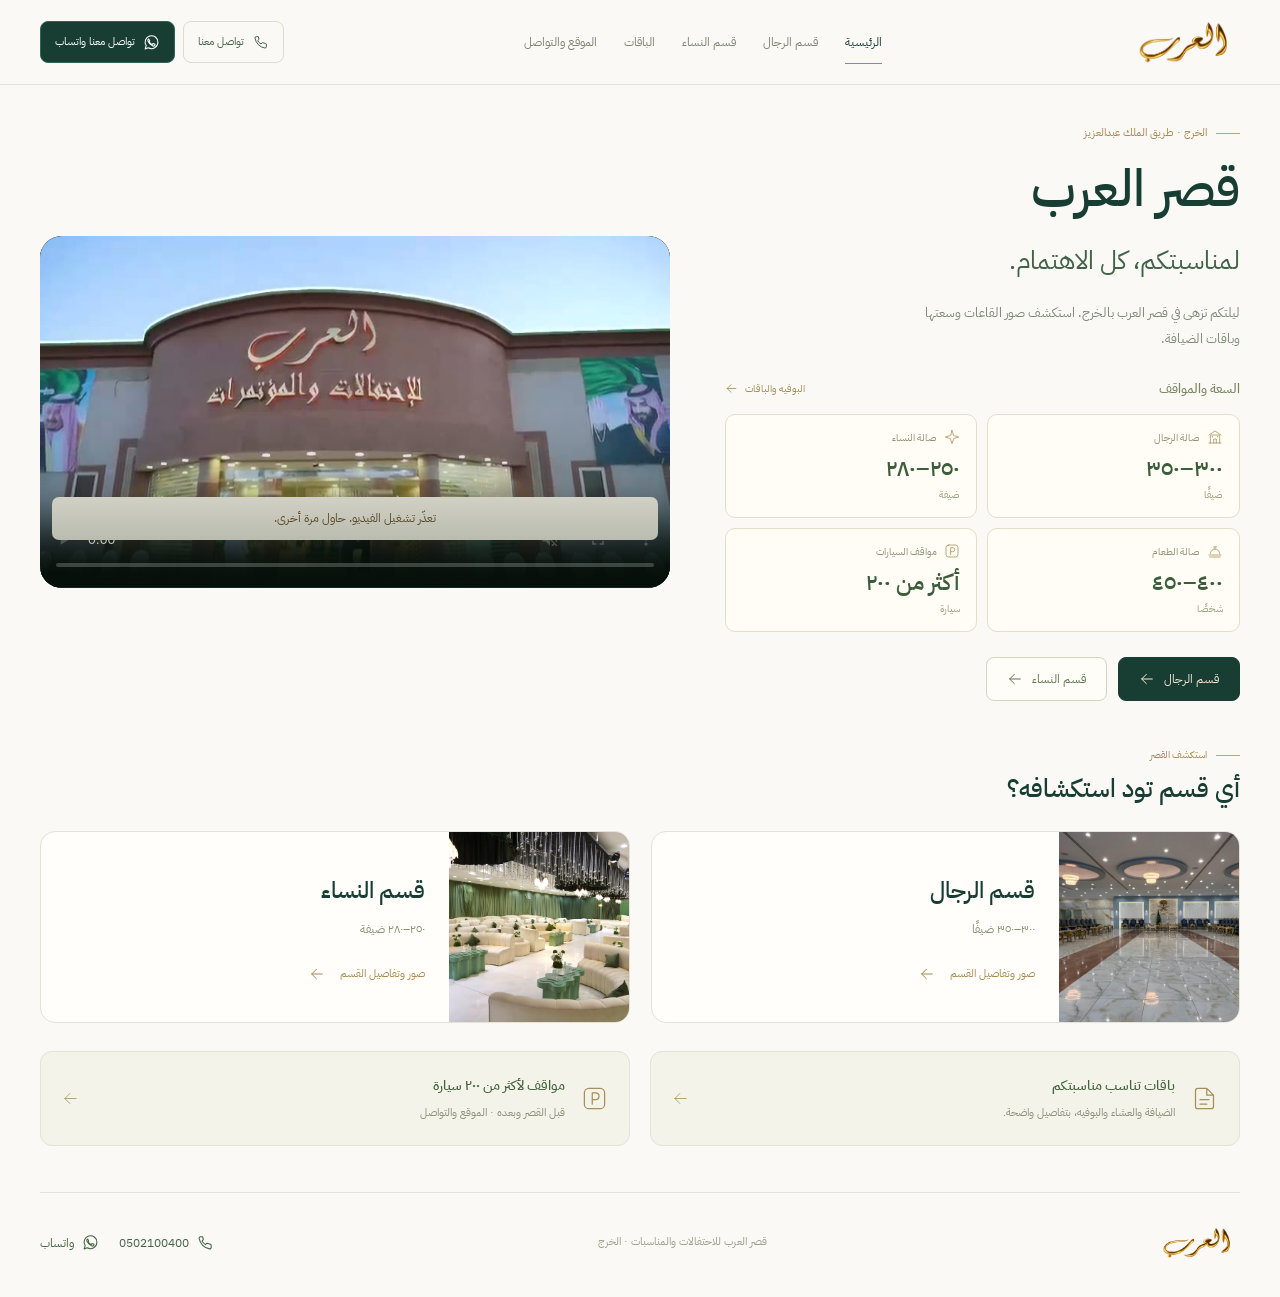
<file: index.html>
<!doctype html><html lang="ar" dir="rtl"><head><meta charset="utf-8"><meta name="viewport" content="width=device-width,initial-scale=1,viewport-fit=cover"><meta name="theme-color" content="#173d35"><title>قصر العرب للمناسبات والاحتفالات بالخرج</title><meta name="description" content="قصر العرب للمناسبات والاحتفالات بالخرج، على طريق الملك عبدالعزيز. اكتشف صور قسم الرجال والنساء وجناح العروس، وباقات الضيافة والعشاء والبوفيه."><meta name="keywords" content="قصر العرب، قصر العرب الخرج، قصر العرب بالخرج، قصر العرب للمناسبات، قصر العرب للاحتفالات، قصر العرب للمناسبات والاحتفالات، قصر العرب للاحتفالات والمناسبات، قصر العرب للاحتفالات والمؤتمرات، قصر العرب للأفراح، قصر العرب للزواجات، قصر العرب للمناسبات بالخرج، قصر العرب للاحتفالات بالخرج، قصر العرب للأفراح بالخرج، قاعة قصر العرب، قاعات قصر العرب، قاعة العرب بالخرج، العرب للمناسبات، العرب للمناسبات بالخرج، صور قصر العرب، موقع قصر العرب، Al Arab Palace Al Kharj، Qasr Al Arab Al Kharj، Al Arab Wedding Hall، Wedding Hall in Al Kharj، Al Arab Event Hall Al Kharj"><link rel="canonical" href="https://qasralarabkharj.com/"><link rel="stylesheet" href="site.css?v=20261119-whatsapp"></head><body data-page="home"><svg class="svg-sprite" xmlns="http://www.w3.org/2000/svg" aria-hidden="true"><defs>
<symbol id="i-arrow" viewBox="0 0 24 24"><path d="M20 12H4m7-7-7 7 7 7"/></symbol>
<symbol id="i-pin" viewBox="0 0 24 24"><path d="M20 10c0 6-8 12-8 12S4 16 4 10a8 8 0 1 1 16 0Z"/><circle cx="12" cy="10" r="2.5"/></symbol>
<symbol id="i-phone" viewBox="0 0 24 24"><path d="M20 15.5V19a2 2 0 0 1-2.2 2A18 18 0 0 1 3 6.2 2 2 0 0 1 5 4h3l1 4-2 2a14 14 0 0 0 5 5l2-2 4 1z"/></symbol>
<symbol id="i-whatsapp" viewBox="0 0 24 24"><path d="M21 11.6a9 9 0 0 1-13.4 7.9L3 21l1.5-4.6A9 9 0 1 1 21 11.6Z"/><path d="m8 7 1.5 3-1 1a10 10 0 0 0 4.5 4l1-1.5 3 1c0 2-1.5 3-3 2.5A12 12 0 0 1 7 10c-.5-1.5 0-3 1-3Z"/></symbol>
<symbol id="i-hall" viewBox="0 0 24 24"><path d="M3 21h18M5 21V9h14v12M3 9l9-6 9 6M10 21v-6h4v6M8 11v1m8-1v1"/></symbol>
<symbol id="i-home" viewBox="0 0 24 24"><path d="m3 10 9-7 9 7M5 9v12h14V9M10 21v-7h4v7"/></symbol>
<symbol id="i-spark" viewBox="0 0 24 24"><path d="m12 2 2.4 7.6L22 12l-7.6 2.4L12 22l-2.4-7.6L2 12l7.6-2.4Z"/></symbol>
<symbol id="i-image" viewBox="0 0 24 24"><rect x="3" y="3" width="18" height="18" rx="3"/><circle cx="8" cy="8" r="1.4"/><path d="m21 15-5-5L5 21"/></symbol>
<symbol id="i-check" viewBox="0 0 24 24"><path d="m5 12 4 4L19 6"/></symbol>
<symbol id="i-chevron" viewBox="0 0 24 24"><path d="m6 9 6 6 6-6"/></symbol>
<symbol id="i-close" viewBox="0 0 24 24"><path d="m6 6 12 12M6 18 18 6"/></symbol>
<symbol id="i-document" viewBox="0 0 24 24"><path d="M14 3H6a2 2 0 0 0-2 2v14a2 2 0 0 0 2 2h12a2 2 0 0 0 2-2V9zm0 0v6h6M8 13h8m-8 4h6"/></symbol>
<symbol id="i-expand" viewBox="0 0 24 24"><path d="M15 4h5v5M9 20H4v-5M20 4l-6 6M4 20l6-6"/></symbol>
<symbol id="i-dining" viewBox="0 0 24 24"><path d="M3 18h18M5 16a7 7 0 0 1 14 0M12 9V6m-2 0h4M4 21h16"/></symbol>
<symbol id="i-parking" viewBox="0 0 24 24"><rect x="3" y="3" width="18" height="18" rx="4"/><path d="M10 17V7h3a3 3 0 0 1 0 6h-3"/></symbol>
</defs></svg><a class="skip-link" href="#page-root">انتقل إلى محتوى الصفحة</a><header class="site-header"><div class="container header-inner"><a class="brand" href="index.html" data-page="home" aria-label="قصر العرب — الرئيسية"><img src="assets/alarab-logo.png" data-asset="assets/alarab-logo.png" alt="العرب" width="2124" height="740"></a><nav class="desktop-nav" aria-label="التنقل الرئيسي"><a href="index.html" data-page="home" class="is-active" aria-current="page">الرئيسية</a><a href="men.html" data-page="men" class="">قسم الرجال</a><a href="women.html" data-page="women" class="">قسم النساء</a><a href="packages.html" data-page="packages" class="">الباقات</a><a href="info.html" data-page="info" class="">الموقع والتواصل</a></nav><div class="header-contact-actions"><a class="header-call" href="tel:0502100400"><svg aria-hidden="true"><use href="#i-phone"/></svg><span>تواصل معنا</span></a><a class="header-whatsapp" href="https://wa.me/966502100400" target="_blank" rel="noopener noreferrer" aria-label="تواصل معنا واتساب"><svg aria-hidden="true"><use href="#i-whatsapp"/></svg><span><span class="whatsapp-prefix">تواصل معنا </span>واتساب</span></a></div></div></header><main class="container" id="page-root" tabindex="-1"><section class="home-hero"><div class="home-copy"><p class="eyebrow">الخرج · طريق الملك عبدالعزيز</p><h1>قصر العرب</h1><p class="hero-tagline">لمناسبتكم، كل الاهتمام.</p><p class="hero-description">ليلتكم تزهى في قصر العرب بالخرج. استكشف صور القاعات وسعتها وباقات الضيافة.</p><section class="home-overview" aria-labelledby="home-overview-heading"><div class="overview-heading"><h2 id="home-overview-heading">السعة والمواقف</h2><a href="packages.html" data-page="packages" class="overview-packages-link">البوفيه والباقات<svg aria-hidden="true"><use href="#i-arrow"/></svg></a></div><div class="overview-grid"><a href="men.html" data-page="men" class="overview-card"><span class="overview-label"><svg aria-hidden="true"><use href="#i-hall"/></svg>صالة الرجال</span><strong class="overview-value">٣٠٠–٣٥٠</strong><span class="overview-unit">ضيفًا</span></a><a href="women.html" data-page="women" class="overview-card"><span class="overview-label"><svg aria-hidden="true"><use href="#i-spark"/></svg>صالة النساء</span><strong class="overview-value">٢٥٠–٢٨٠</strong><span class="overview-unit">ضيفة</span></a><a href="info.html" data-page="info" class="overview-card"><span class="overview-label"><svg aria-hidden="true"><use href="#i-dining"/></svg>صالة الطعام</span><strong class="overview-value">٤٠٠–٤٥٠</strong><span class="overview-unit">شخصًا</span></a><a href="info.html" data-page="info" class="overview-card"><span class="overview-label"><svg aria-hidden="true"><use href="#i-parking"/></svg>مواقف السيارات</span><strong class="overview-value">أكثر من ٢٠٠</strong><span class="overview-unit">سيارة</span></a></div></section><div class="hero-actions"><a href="men.html" data-page="men" class="button button-primary">قسم الرجال<svg aria-hidden="true"><use href="#i-arrow"/></svg></a><a href="women.html" data-page="women" class="button button-outline">قسم النساء<svg aria-hidden="true"><use href="#i-arrow"/></svg></a></div></div><div class="home-visual home-video-visual" style="--home-video-ratio:832/464"><video class="home-video" controls autoplay muted loop playsinline preload="auto" data-home-autoplay src="assets/media/videos/hero-current-tour.mp4" data-video-asset="assets/media/videos/hero-current-tour.mp4" poster="assets/media/photos/home-current-poster.jpg" data-poster-asset="assets/media/photos/home-current-poster.jpg" width="832" height="464" aria-label="جولة في قصر العرب"></video></div></section><section class="page-section divisions" aria-label="استكشف القصر"><div class="section-heading"><div><p class="eyebrow">استكشف القصر</p><h2>أي قسم تود استكشافه؟</h2></div></div><div class="division-grid"><a href="men.html" data-page="men" class="division-card men-entry"><span class="division-image"><img class="" src="assets/media/photos/men-current-03.jpg" data-asset="assets/media/photos/men-current-03.jpg" alt="صورة أمامية واسعة لصالة الرجال، بممر رخامي ومقاعد زرقاء وذهبية على الجانبين وثريات في السقف." width="1280" height="960" loading="lazy" decoding="async" style="object-position:50% 52%"></span><span class="division-card-body"><strong>قسم الرجال</strong><span><bdi dir="ltr">٣٠٠–٣٥٠</bdi> ضيفًا</span><span class="division-card-action">صور وتفاصيل القسم<svg aria-hidden="true"><use href="#i-arrow"/></svg></span></span></a><a href="women.html" data-page="women" class="division-card women-entry"><span class="division-image"><img class="" src="assets/women/women-07.jpg" data-asset="assets/women/women-07.jpg" alt="منظر أفقي واسع لصالة النساء، بأرائك عاجية وطاولات خضراء وستائر خضراء وكوشة في الخلف." width="1600" height="1066" loading="lazy" decoding="async" style="object-position:50% 50%"></span><span class="division-card-body"><strong>قسم النساء</strong><span><bdi dir="ltr">٢٥٠–٢٨٠</bdi> ضيفة</span><span class="division-card-action">صور وتفاصيل القسم<svg aria-hidden="true"><use href="#i-arrow"/></svg></span></span></a></div></section><section class="home-shortcuts" aria-label="الباقات ومعلومات الزيارة"><a href="packages.html" data-page="packages" class="shortcut-card"><svg aria-hidden="true"><use href="#i-document"/></svg><span><strong>باقات تناسب مناسبتكم</strong><small>الضيافة والعشاء والبوفيه، بتفاصيل واضحة.</small></span><svg aria-hidden="true"><use href="#i-arrow"/></svg></a><a href="info.html" data-page="info" class="shortcut-card"><svg aria-hidden="true"><use href="#i-parking"/></svg><span><strong>مواقف لأكثر من ٢٠٠ سيارة</strong><small>قبل القصر وبعده · الموقع والتواصل</small></span><svg aria-hidden="true"><use href="#i-arrow"/></svg></a></section></main><footer class="container site-footer"><a class="brand" href="index.html" data-page="home" aria-label="قصر العرب — الرئيسية"><img src="assets/alarab-logo.png" data-asset="assets/alarab-logo.png" alt="العرب" width="2124" height="740"></a><p>قصر العرب للاحتفالات والمناسبات · الخرج</p><div class="footer-contact-actions"><a href="tel:0502100400"><svg aria-hidden="true"><use href="#i-phone"/></svg><span dir="ltr">0502100400</span></a><a href="https://wa.me/966502100400" target="_blank" rel="noopener noreferrer"><svg aria-hidden="true"><use href="#i-whatsapp"/></svg><span>واتساب</span></a></div></footer><nav class="mobile-nav" aria-label="التنقل بين أقسام الموقع"><a href="index.html" data-page="home" class="is-active" aria-current="page"><svg aria-hidden="true"><use href="#i-home"/></svg><span>الرئيسية</span></a><a href="men.html" data-page="men" class=""><svg aria-hidden="true"><use href="#i-hall"/></svg><span>الرجال</span></a><a href="women.html" data-page="women" class=""><svg aria-hidden="true"><use href="#i-spark"/></svg><span>النساء</span></a><a href="packages.html" data-page="packages" class=""><svg aria-hidden="true"><use href="#i-document"/></svg><span>الباقات</span></a><a href="info.html" data-page="info" class=""><svg aria-hidden="true"><use href="#i-pin"/></svg><span>الموقع</span></a></nav><dialog id="photo-dialog" class="photo-dialog" aria-labelledby="photo-viewer-title"><header><div><h2 id="photo-viewer-title"></h2><span id="photo-viewer-count"></span></div><button type="button" class="icon-button" data-photo-close aria-label="إغلاق الصورة"><svg aria-hidden="true"><use href="#i-close"/></svg></button></header><div class="photo-viewer-stage"><button type="button" class="viewer-arrow" data-photo-prev aria-label="الصورة السابقة"><svg aria-hidden="true"><use href="#i-arrow"/></svg></button><img id="photo-viewer-img" alt=""><button type="button" class="viewer-arrow" data-photo-next aria-label="الصورة التالية"><svg aria-hidden="true"><use href="#i-arrow"/></svg></button></div><p id="photo-viewer-caption"></p></dialog><dialog id="brochure-dialog" class="brochure-dialog" aria-labelledby="brochure-title"><header><h2 id="brochure-title">دليل الباقات</h2><button id="close-brochure" class="icon-button" type="button" aria-label="إغلاق البروشور"><svg aria-hidden="true"><use href="#i-close"/></svg></button></header><img id="brochure-image" alt=""></dialog><script defer src="app.js?v=20261119-whatsapp"></script></body></html>
</file>
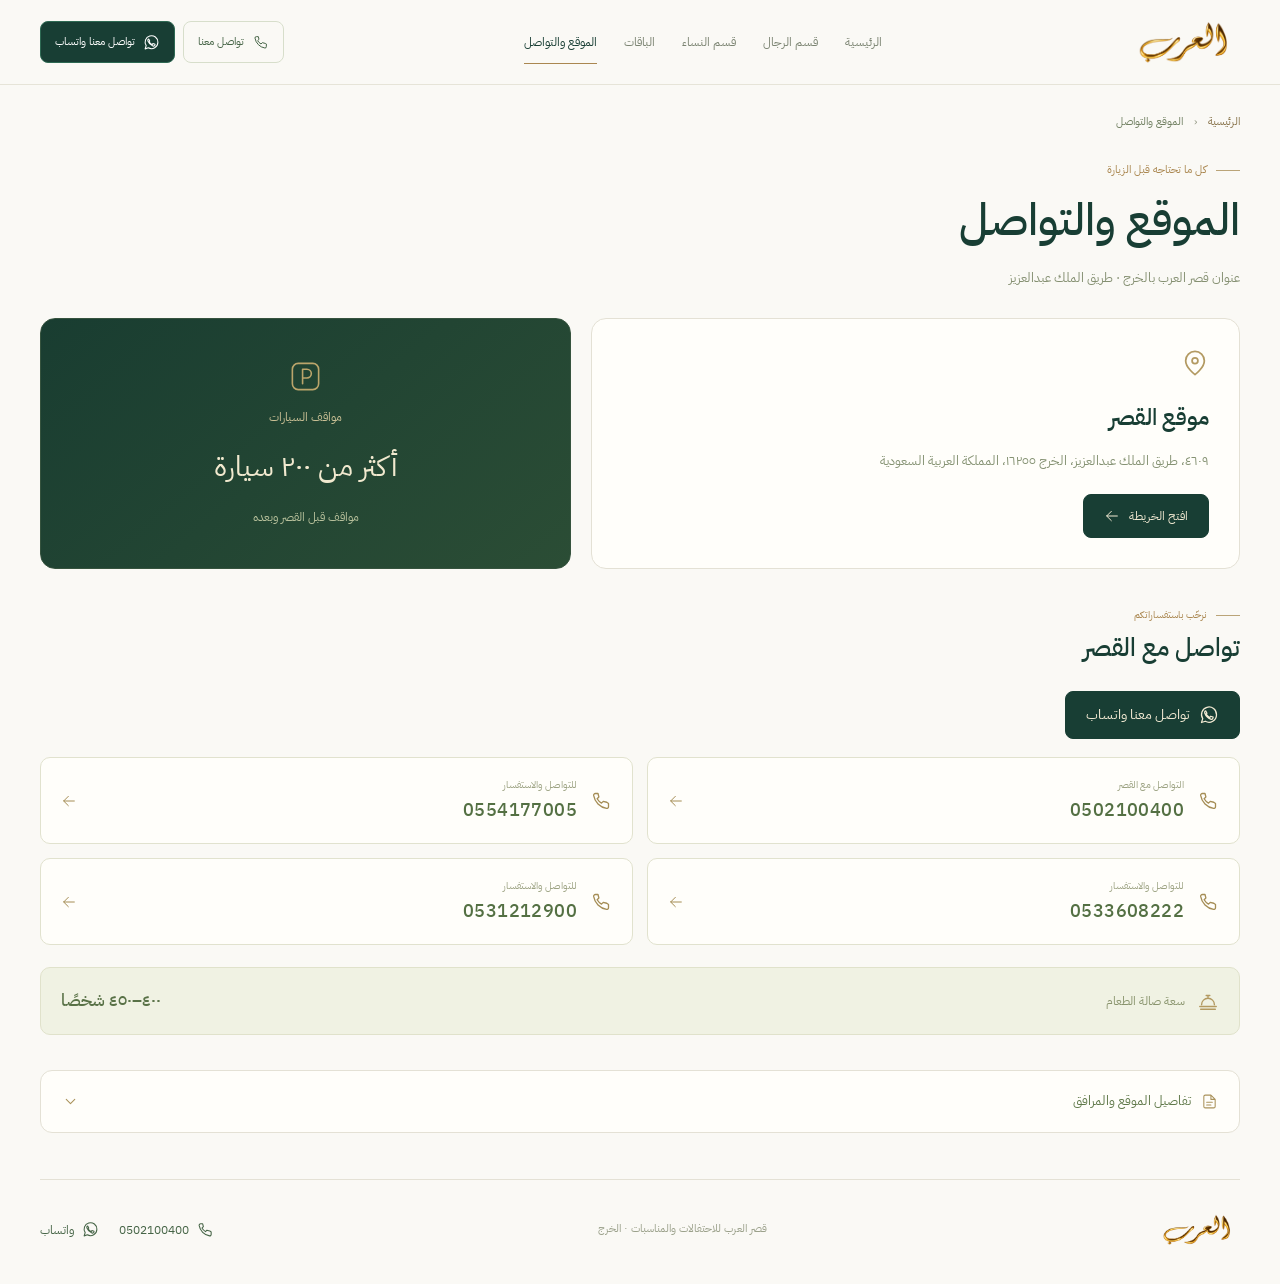
<file: info.html>
<!doctype html><html lang="ar" dir="rtl"><head><meta charset="utf-8"><meta name="viewport" content="width=device-width,initial-scale=1,viewport-fit=cover"><meta name="theme-color" content="#173d35"><title>موقع ورقم قصر العرب بالخرج | المواقف والتواصل</title><meta name="description" content="عنوان قصر العرب في الخرج على طريق الملك عبدالعزيز، ورابط خرائط Google وأرقام التواصل. تعرّف على موقع القصر ومواقف السيارات وسعة صالة الطعام."><meta name="keywords" content="قاعات الخرج، قاعات مناسبات الخرج، قاعات احتفالات الخرج، قاعات أفراح الخرج، قاعات زواج الخرج، قصور أفراح الخرج، قصور احتفالات الخرج، صالة مناسبات بالخرج، قاعة حفلات بالخرج، قاعة زفاف بالخرج، قاعات طريق الملك عبدالعزيز الخرج، قاعة مناسبات طريق الملك عبدالعزيز، قصر العرب طريق الملك عبدالعزيز، عنوان قصر العرب الخرج، موقع قصر العرب على الخريطة، قصر العرب على خرائط جوجل، الاتجاهات إلى قصر العرب، الوصول إلى قصر العرب بالخرج، قاعات الخرج طريق الملك عبدالعزيز، قاعة مناسبات في الخرج، مواقف سيارات قصر العرب، قصر العرب مواقف أكثر من ٢٠٠ سيارة، قاعات بمواقف سيارات بالخرج، رقم قصر العرب الخرج، التواصل مع قصر العرب، قصر العرب 0502100400، استفسارات قصر العرب بالخرج"><link rel="canonical" href="https://qasralarabkharj.com/info.html"><link rel="stylesheet" href="site.css?v=20261119-whatsapp"></head><body data-page="info"><svg class="svg-sprite" xmlns="http://www.w3.org/2000/svg" aria-hidden="true"><defs>
<symbol id="i-arrow" viewBox="0 0 24 24"><path d="M20 12H4m7-7-7 7 7 7"/></symbol>
<symbol id="i-pin" viewBox="0 0 24 24"><path d="M20 10c0 6-8 12-8 12S4 16 4 10a8 8 0 1 1 16 0Z"/><circle cx="12" cy="10" r="2.5"/></symbol>
<symbol id="i-phone" viewBox="0 0 24 24"><path d="M20 15.5V19a2 2 0 0 1-2.2 2A18 18 0 0 1 3 6.2 2 2 0 0 1 5 4h3l1 4-2 2a14 14 0 0 0 5 5l2-2 4 1z"/></symbol>
<symbol id="i-whatsapp" viewBox="0 0 24 24"><path d="M21 11.6a9 9 0 0 1-13.4 7.9L3 21l1.5-4.6A9 9 0 1 1 21 11.6Z"/><path d="m8 7 1.5 3-1 1a10 10 0 0 0 4.5 4l1-1.5 3 1c0 2-1.5 3-3 2.5A12 12 0 0 1 7 10c-.5-1.5 0-3 1-3Z"/></symbol>
<symbol id="i-hall" viewBox="0 0 24 24"><path d="M3 21h18M5 21V9h14v12M3 9l9-6 9 6M10 21v-6h4v6M8 11v1m8-1v1"/></symbol>
<symbol id="i-home" viewBox="0 0 24 24"><path d="m3 10 9-7 9 7M5 9v12h14V9M10 21v-7h4v7"/></symbol>
<symbol id="i-spark" viewBox="0 0 24 24"><path d="m12 2 2.4 7.6L22 12l-7.6 2.4L12 22l-2.4-7.6L2 12l7.6-2.4Z"/></symbol>
<symbol id="i-image" viewBox="0 0 24 24"><rect x="3" y="3" width="18" height="18" rx="3"/><circle cx="8" cy="8" r="1.4"/><path d="m21 15-5-5L5 21"/></symbol>
<symbol id="i-check" viewBox="0 0 24 24"><path d="m5 12 4 4L19 6"/></symbol>
<symbol id="i-chevron" viewBox="0 0 24 24"><path d="m6 9 6 6 6-6"/></symbol>
<symbol id="i-close" viewBox="0 0 24 24"><path d="m6 6 12 12M6 18 18 6"/></symbol>
<symbol id="i-document" viewBox="0 0 24 24"><path d="M14 3H6a2 2 0 0 0-2 2v14a2 2 0 0 0 2 2h12a2 2 0 0 0 2-2V9zm0 0v6h6M8 13h8m-8 4h6"/></symbol>
<symbol id="i-expand" viewBox="0 0 24 24"><path d="M15 4h5v5M9 20H4v-5M20 4l-6 6M4 20l6-6"/></symbol>
<symbol id="i-dining" viewBox="0 0 24 24"><path d="M3 18h18M5 16a7 7 0 0 1 14 0M12 9V6m-2 0h4M4 21h16"/></symbol>
<symbol id="i-parking" viewBox="0 0 24 24"><rect x="3" y="3" width="18" height="18" rx="4"/><path d="M10 17V7h3a3 3 0 0 1 0 6h-3"/></symbol>
</defs></svg><a class="skip-link" href="#page-root">انتقل إلى محتوى الصفحة</a><header class="site-header"><div class="container header-inner"><a class="brand" href="index.html" data-page="home" aria-label="قصر العرب — الرئيسية"><img src="assets/alarab-logo.png" data-asset="assets/alarab-logo.png" alt="العرب" width="2124" height="740"></a><nav class="desktop-nav" aria-label="التنقل الرئيسي"><a href="index.html" data-page="home" class="">الرئيسية</a><a href="men.html" data-page="men" class="">قسم الرجال</a><a href="women.html" data-page="women" class="">قسم النساء</a><a href="packages.html" data-page="packages" class="">الباقات</a><a href="info.html" data-page="info" class="is-active" aria-current="page">الموقع والتواصل</a></nav><div class="header-contact-actions"><a class="header-call" href="tel:0502100400"><svg aria-hidden="true"><use href="#i-phone"/></svg><span>تواصل معنا</span></a><a class="header-whatsapp" href="https://wa.me/966502100400" target="_blank" rel="noopener noreferrer" aria-label="تواصل معنا واتساب"><svg aria-hidden="true"><use href="#i-whatsapp"/></svg><span><span class="whatsapp-prefix">تواصل معنا </span>واتساب</span></a></div></div></header><main class="container" id="page-root" tabindex="-1"><nav class="breadcrumbs" aria-label="مسار الصفحة"><a href="index.html" data-page="home" class="">الرئيسية</a><span aria-hidden="true">‹</span><span>الموقع والتواصل</span></nav><section class="page-intro"><p class="eyebrow">كل ما تحتاجه قبل الزيارة</p><h1>الموقع والتواصل</h1><p>عنوان قصر العرب بالخرج · طريق الملك عبدالعزيز</p></section><section class="info-grid"><article class="location-card"><svg aria-hidden="true"><use href="#i-pin"/></svg><h2>موقع القصر</h2><p>٤٦٠٩، طريق الملك عبدالعزيز، الخرج ١٦٢٥٥، المملكة العربية السعودية</p><a href="https://maps.google.com/maps/search/%D8%A7%D9%84%D8%B9%D8%B1%D8%A8%20%D9%84%D9%84%D9%85%D9%86%D8%A7%D8%B3%D8%A8%D8%A7%D8%AA/@24.2259464263916,47.222991943359375,17z?hl=en" target="_blank" rel="noopener noreferrer" class="button button-primary">افتح الخريطة<svg aria-hidden="true"><use href="#i-arrow"/></svg></a></article><article class="parking-card"><svg aria-hidden="true"><use href="#i-parking"/></svg><p>مواقف السيارات</p><strong>أكثر من <bdi>٢٠٠</bdi> سيارة</strong><span>مواقف قبل القصر وبعده</span></article></section><section class="contact-panel" id="contact" aria-labelledby="contact-heading"><div class="section-heading"><div><p class="eyebrow">نرحّب باستفساراتكم</p><h2 id="contact-heading">تواصل مع القصر</h2></div></div><a class="button button-primary contact-whatsapp" href="https://wa.me/966502100400" target="_blank" rel="noopener noreferrer"><svg aria-hidden="true"><use href="#i-whatsapp"/></svg>تواصل معنا واتساب</a><div class="phone-grid"><a class="phone-card" href="tel:0502100400"><svg aria-hidden="true"><use href="#i-phone"/></svg><span><small>التواصل مع القصر</small><strong dir="ltr">0502100400</strong></span><svg aria-hidden="true"><use href="#i-arrow"/></svg></a><a class="phone-card" href="tel:0554177005"><svg aria-hidden="true"><use href="#i-phone"/></svg><span><small>للتواصل والاستفسار</small><strong dir="ltr">0554177005</strong></span><svg aria-hidden="true"><use href="#i-arrow"/></svg></a><a class="phone-card" href="tel:0533608222"><svg aria-hidden="true"><use href="#i-phone"/></svg><span><small>للتواصل والاستفسار</small><strong dir="ltr">0533608222</strong></span><svg aria-hidden="true"><use href="#i-arrow"/></svg></a><a class="phone-card" href="tel:0531212900"><svg aria-hidden="true"><use href="#i-phone"/></svg><span><small>للتواصل والاستفسار</small><strong dir="ltr">0531212900</strong></span><svg aria-hidden="true"><use href="#i-arrow"/></svg></a></div></section><div class="general-dining"><svg aria-hidden="true"><use href="#i-dining"/></svg><span>سعة صالة الطعام</span><strong><bdi dir="ltr">٤٠٠–٤٥٠</bdi> شخصًا</strong></div><details class="more-details"><summary><span><svg aria-hidden="true"><use href="#i-document"/></svg>تفاصيل الموقع والمرافق</span><svg aria-hidden="true"><use href="#i-chevron"/></svg></summary><div class="more-details-body"><div class="detail-grid"><article class="detail-card" data-group="identity">
      <h2>اسم القاعة والواجهة</h2>
      <dl class="detail-fields">
    <div class="detail-field" data-field="officialName">
      <dt>اسم القاعة الرسمي</dt>
      <dd>قصر العرب للاحتفالات والمناسبات</dd>
    </div></dl>
    </article><article class="detail-card" data-group="location">
      <h2>العنوان والموقع</h2>
      <dl class="detail-fields">
    <div class="detail-field" data-field="city">
      <dt>المدينة</dt>
      <dd>الخرج</dd>
    </div>
    <div class="detail-field" data-field="street">
      <dt>الشارع</dt>
      <dd>طريق الملك عبدالعزيز</dd>
    </div>
    <div class="detail-field" data-field="address">
      <dt>العنوان</dt>
      <dd>٤٦٠٩، طريق الملك عبدالعزيز، الخرج ١٦٢٥٥، المملكة العربية السعودية</dd>
    </div>
    <div class="detail-field" data-field="mapsUrl">
      <dt>الموقع على الخريطة</dt>
      <dd><a href="https://maps.google.com/maps/search/%D8%A7%D9%84%D8%B9%D8%B1%D8%A8%20%D9%84%D9%84%D9%85%D9%86%D8%A7%D8%B3%D8%A8%D8%A7%D8%AA/@24.2259464263916,47.222991943359375,17z?hl=en" target="_blank" rel="noopener noreferrer">فتح الخريطة</a></dd>
    </div></dl>
    </article><article class="detail-card" data-group="contact">
      <h2>التواصل مع القاعة</h2>
      <dl class="detail-fields">
    <div class="detail-field" data-field="phone">
      <dt>رقم الاتصال</dt>
      <dd><a href="tel:0502100400" dir="ltr">0502100400</a></dd>
    </div>
    <div class="detail-field" data-field="additionalPhone">
      <dt>رقم اتصال إضافي</dt>
      <dd><a href="tel:0554177005" dir="ltr">0554177005</a></dd>
    </div>
    <div class="detail-field" data-field="additionalPhone2">
      <dt>رقم اتصال إضافي</dt>
      <dd><a href="tel:0533608222" dir="ltr">0533608222</a></dd>
    </div>
    <div class="detail-field" data-field="coordinationPhone">
      <dt>للتواصل والاستفسار</dt>
      <dd><a href="tel:0531212900" dir="ltr">0531212900</a></dd>
    </div>
    <div class="detail-field" data-field="whatsapp">
      <dt>رقم الواتساب</dt>
      <dd><a href="https://wa.me/966502100400" target="_blank" rel="noopener noreferrer">واتساب</a></dd>
    </div></dl>
    </article><article class="detail-card" data-group="parking">
      <h2>مواقف السيارات</h2>
      <dl class="detail-fields">
    <div class="detail-field" data-field="parking">
      <dt>عدد المواقف</dt>
      <dd>أكثر من ٢٠٠ سيارة</dd>
    </div>
    <div class="detail-field" data-field="parkingLocation">
      <dt>مواقع المواقف</dt>
      <dd>قبل القصر وبعده</dd>
    </div></dl>
    </article><article class="detail-card" data-group="buffet">
      <h2>صالة الطعام</h2>
      <p class="detail-summary"><span>سعة صالة الطعام</span><strong><bdi dir="ltr">٤٠٠–٤٥٠</bdi> شخصًا</strong></p><dl class="detail-fields"></dl>
    </article></div></div></details></main><footer class="container site-footer"><a class="brand" href="index.html" data-page="home" aria-label="قصر العرب — الرئيسية"><img src="assets/alarab-logo.png" data-asset="assets/alarab-logo.png" alt="العرب" width="2124" height="740"></a><p>قصر العرب للاحتفالات والمناسبات · الخرج</p><div class="footer-contact-actions"><a href="tel:0502100400"><svg aria-hidden="true"><use href="#i-phone"/></svg><span dir="ltr">0502100400</span></a><a href="https://wa.me/966502100400" target="_blank" rel="noopener noreferrer"><svg aria-hidden="true"><use href="#i-whatsapp"/></svg><span>واتساب</span></a></div></footer><nav class="mobile-nav" aria-label="التنقل بين أقسام الموقع"><a href="index.html" data-page="home" class=""><svg aria-hidden="true"><use href="#i-home"/></svg><span>الرئيسية</span></a><a href="men.html" data-page="men" class=""><svg aria-hidden="true"><use href="#i-hall"/></svg><span>الرجال</span></a><a href="women.html" data-page="women" class=""><svg aria-hidden="true"><use href="#i-spark"/></svg><span>النساء</span></a><a href="packages.html" data-page="packages" class=""><svg aria-hidden="true"><use href="#i-document"/></svg><span>الباقات</span></a><a href="info.html" data-page="info" class="is-active" aria-current="page"><svg aria-hidden="true"><use href="#i-pin"/></svg><span>الموقع</span></a></nav><dialog id="photo-dialog" class="photo-dialog" aria-labelledby="photo-viewer-title"><header><div><h2 id="photo-viewer-title"></h2><span id="photo-viewer-count"></span></div><button type="button" class="icon-button" data-photo-close aria-label="إغلاق الصورة"><svg aria-hidden="true"><use href="#i-close"/></svg></button></header><div class="photo-viewer-stage"><button type="button" class="viewer-arrow" data-photo-prev aria-label="الصورة السابقة"><svg aria-hidden="true"><use href="#i-arrow"/></svg></button><img id="photo-viewer-img" alt=""><button type="button" class="viewer-arrow" data-photo-next aria-label="الصورة التالية"><svg aria-hidden="true"><use href="#i-arrow"/></svg></button></div><p id="photo-viewer-caption"></p></dialog><dialog id="brochure-dialog" class="brochure-dialog" aria-labelledby="brochure-title"><header><h2 id="brochure-title">دليل الباقات</h2><button id="close-brochure" class="icon-button" type="button" aria-label="إغلاق البروشور"><svg aria-hidden="true"><use href="#i-close"/></svg></button></header><img id="brochure-image" alt=""></dialog><script defer src="app.js?v=20261119-whatsapp"></script></body></html>
</file>
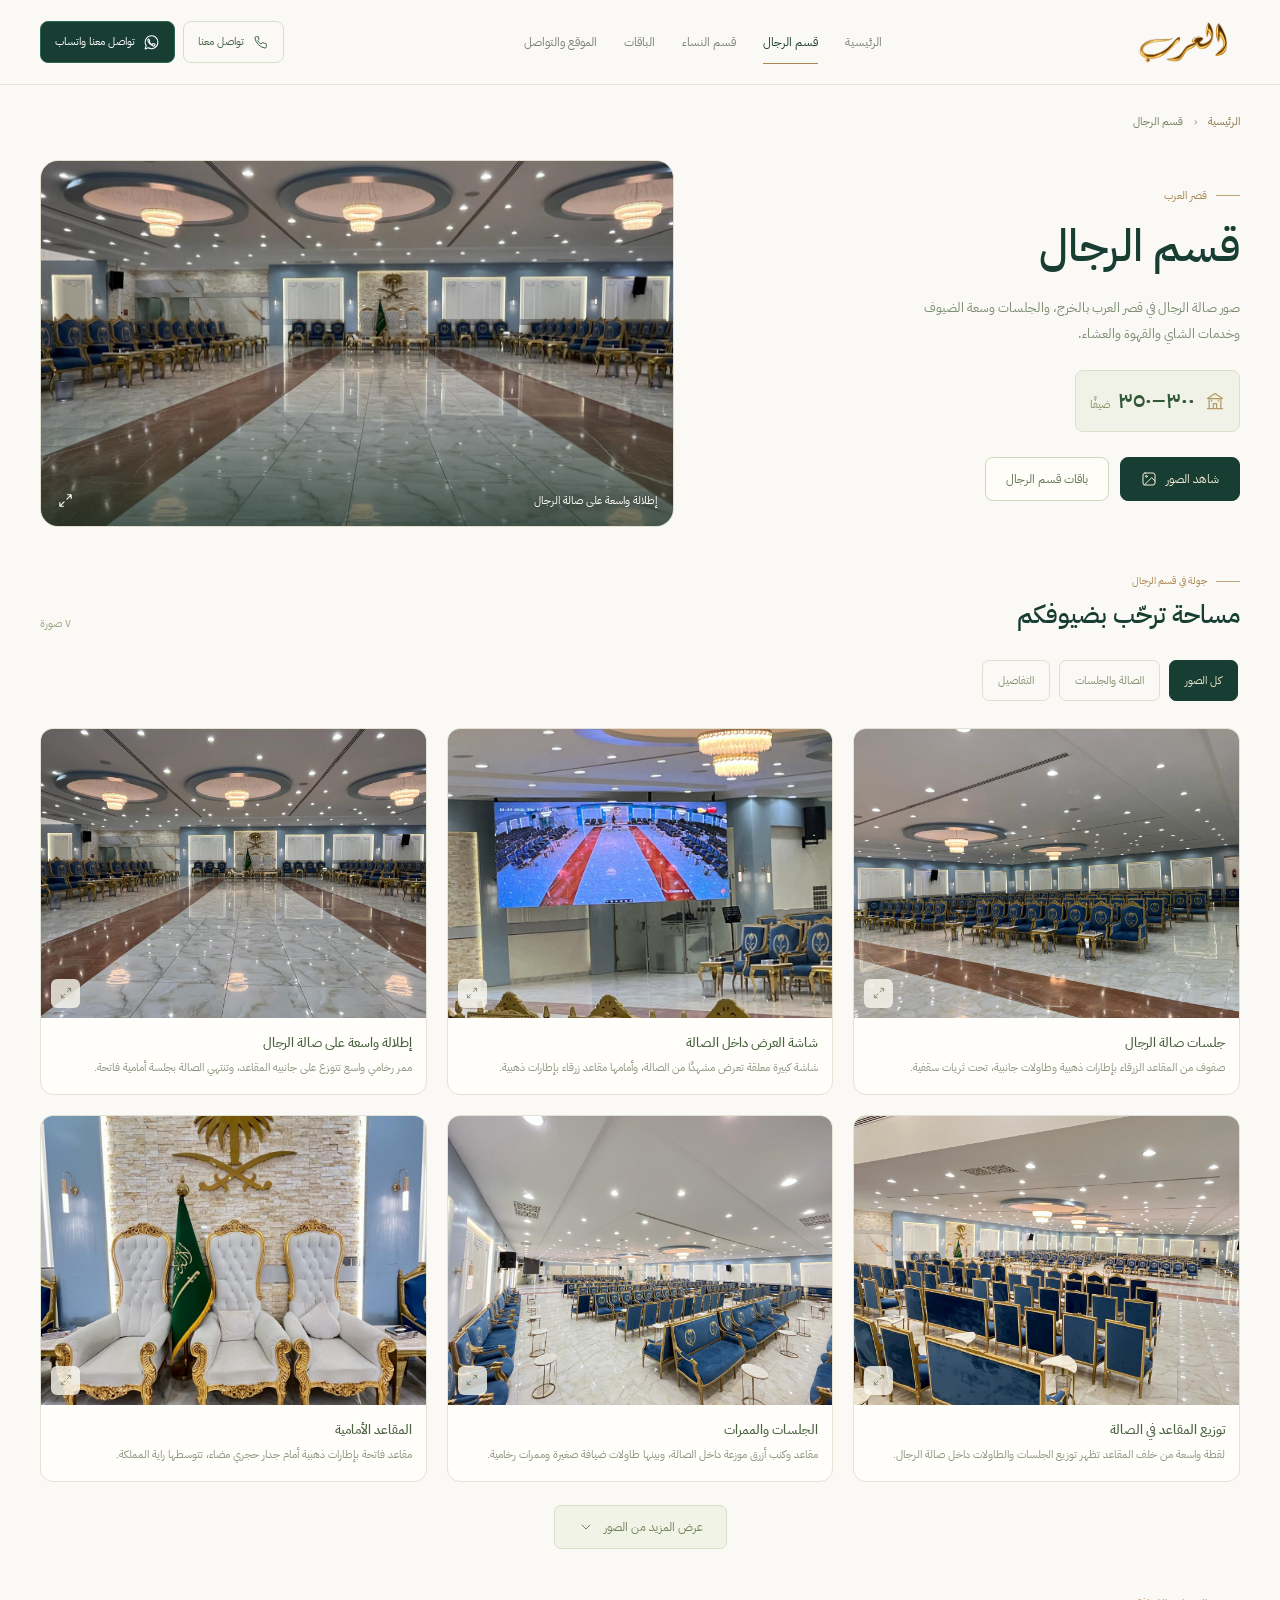
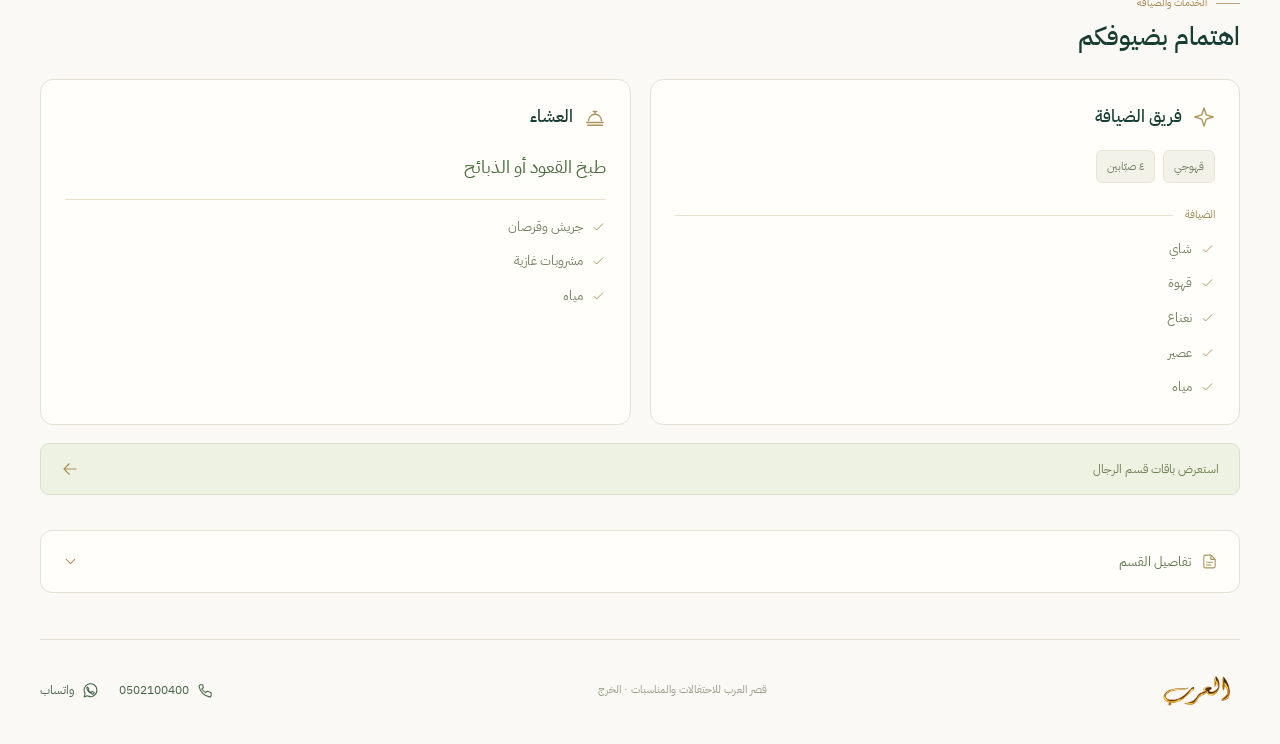
<file: men.html>
<!doctype html><html lang="ar" dir="rtl"><head><meta charset="utf-8"><meta name="viewport" content="width=device-width,initial-scale=1,viewport-fit=cover"><meta name="theme-color" content="#173d35"><title>قسم الرجال في قصر العرب بالخرج | الصور والسعة والضيافة</title><meta name="description" content="استعرض صور صالة الرجال في قصر العرب بالخرج، وتعرّف على سعة الضيوف والجلسات وخدمات الشاي والقهوة والعشاء وباقات ضيافة الرجال."><meta name="keywords" content="قسم الرجال قصر العرب، صالة الرجال قصر العرب، قاعة الرجال قصر العرب، صور قسم الرجال قصر العرب، جلسات الرجال قصر العرب، سعة قسم الرجال قصر العرب، ضيافة الرجال قصر العرب، باقات الرجال قصر العرب، عشاء الرجال قصر العرب، تفاصيل قسم الرجال قصر العرب، قاعات رجال بالخرج، صالات رجال بالخرج، قاعة أفراح رجال بالخرج، قاعة زواج رجال بالخرج، جلسات ضيوف قصر العرب، صالة رجال تتسع ٣٠٠ إلى ٣٥٠ ضيفًا، قصر العرب سعة الرجال ٣٠٠–٣٥٠، صور صالة الرجال بالخرج، شاي وقهوة قسم الرجال، ضيافة مناسبات الرجال بالخرج"><link rel="canonical" href="https://qasralarabkharj.com/men.html"><link rel="stylesheet" href="site.css?v=20261119-whatsapp"></head><body data-page="men"><svg class="svg-sprite" xmlns="http://www.w3.org/2000/svg" aria-hidden="true"><defs>
<symbol id="i-arrow" viewBox="0 0 24 24"><path d="M20 12H4m7-7-7 7 7 7"/></symbol>
<symbol id="i-pin" viewBox="0 0 24 24"><path d="M20 10c0 6-8 12-8 12S4 16 4 10a8 8 0 1 1 16 0Z"/><circle cx="12" cy="10" r="2.5"/></symbol>
<symbol id="i-phone" viewBox="0 0 24 24"><path d="M20 15.5V19a2 2 0 0 1-2.2 2A18 18 0 0 1 3 6.2 2 2 0 0 1 5 4h3l1 4-2 2a14 14 0 0 0 5 5l2-2 4 1z"/></symbol>
<symbol id="i-whatsapp" viewBox="0 0 24 24"><path d="M21 11.6a9 9 0 0 1-13.4 7.9L3 21l1.5-4.6A9 9 0 1 1 21 11.6Z"/><path d="m8 7 1.5 3-1 1a10 10 0 0 0 4.5 4l1-1.5 3 1c0 2-1.5 3-3 2.5A12 12 0 0 1 7 10c-.5-1.5 0-3 1-3Z"/></symbol>
<symbol id="i-hall" viewBox="0 0 24 24"><path d="M3 21h18M5 21V9h14v12M3 9l9-6 9 6M10 21v-6h4v6M8 11v1m8-1v1"/></symbol>
<symbol id="i-home" viewBox="0 0 24 24"><path d="m3 10 9-7 9 7M5 9v12h14V9M10 21v-7h4v7"/></symbol>
<symbol id="i-spark" viewBox="0 0 24 24"><path d="m12 2 2.4 7.6L22 12l-7.6 2.4L12 22l-2.4-7.6L2 12l7.6-2.4Z"/></symbol>
<symbol id="i-image" viewBox="0 0 24 24"><rect x="3" y="3" width="18" height="18" rx="3"/><circle cx="8" cy="8" r="1.4"/><path d="m21 15-5-5L5 21"/></symbol>
<symbol id="i-check" viewBox="0 0 24 24"><path d="m5 12 4 4L19 6"/></symbol>
<symbol id="i-chevron" viewBox="0 0 24 24"><path d="m6 9 6 6 6-6"/></symbol>
<symbol id="i-close" viewBox="0 0 24 24"><path d="m6 6 12 12M6 18 18 6"/></symbol>
<symbol id="i-document" viewBox="0 0 24 24"><path d="M14 3H6a2 2 0 0 0-2 2v14a2 2 0 0 0 2 2h12a2 2 0 0 0 2-2V9zm0 0v6h6M8 13h8m-8 4h6"/></symbol>
<symbol id="i-expand" viewBox="0 0 24 24"><path d="M15 4h5v5M9 20H4v-5M20 4l-6 6M4 20l6-6"/></symbol>
<symbol id="i-dining" viewBox="0 0 24 24"><path d="M3 18h18M5 16a7 7 0 0 1 14 0M12 9V6m-2 0h4M4 21h16"/></symbol>
<symbol id="i-parking" viewBox="0 0 24 24"><rect x="3" y="3" width="18" height="18" rx="4"/><path d="M10 17V7h3a3 3 0 0 1 0 6h-3"/></symbol>
</defs></svg><a class="skip-link" href="#page-root">انتقل إلى محتوى الصفحة</a><header class="site-header"><div class="container header-inner"><a class="brand" href="index.html" data-page="home" aria-label="قصر العرب — الرئيسية"><img src="assets/alarab-logo.png" data-asset="assets/alarab-logo.png" alt="العرب" width="2124" height="740"></a><nav class="desktop-nav" aria-label="التنقل الرئيسي"><a href="index.html" data-page="home" class="">الرئيسية</a><a href="men.html" data-page="men" class="is-active" aria-current="page">قسم الرجال</a><a href="women.html" data-page="women" class="">قسم النساء</a><a href="packages.html" data-page="packages" class="">الباقات</a><a href="info.html" data-page="info" class="">الموقع والتواصل</a></nav><div class="header-contact-actions"><a class="header-call" href="tel:0502100400"><svg aria-hidden="true"><use href="#i-phone"/></svg><span>تواصل معنا</span></a><a class="header-whatsapp" href="https://wa.me/966502100400" target="_blank" rel="noopener noreferrer" aria-label="تواصل معنا واتساب"><svg aria-hidden="true"><use href="#i-whatsapp"/></svg><span><span class="whatsapp-prefix">تواصل معنا </span>واتساب</span></a></div></div></header><main class="container" id="page-root" tabindex="-1"><nav class="breadcrumbs" aria-label="مسار الصفحة"><a href="index.html" data-page="home" class="">الرئيسية</a><span aria-hidden="true">‹</span><span>قسم الرجال</span></nav><section class="division-hero men-hero"><div class="division-intro"><p class="eyebrow">قصر العرب</p><h1>قسم الرجال</h1><p class="division-description">صور صالة الرجال في قصر العرب بالخرج، والجلسات وسعة الضيوف وخدمات الشاي والقهوة والعشاء.</p><div class="capacity-pill"><svg aria-hidden="true"><use href="#i-hall"/></svg><span><strong><bdi dir="ltr">٣٠٠–٣٥٠</bdi></strong> ضيفًا</span></div><div class="hero-actions"><a class="button button-primary" href="#gallery">شاهد الصور<svg aria-hidden="true"><use href="#i-image"/></svg></a><a href="packages.html?section=men" data-page="packages" data-audience="men" class="button button-outline">باقات قسم الرجال</a></div></div><button type="button" class="division-hero-media" data-gallery-open="men-current-03" aria-label="تكبير إطلالة واسعة على صالة الرجال"><img class="" src="assets/media/photos/men-current-03.jpg" data-asset="assets/media/photos/men-current-03.jpg" alt="صورة أمامية واسعة لصالة الرجال، بممر رخامي ومقاعد زرقاء وذهبية على الجانبين وثريات في السقف." width="1280" height="960" loading="eager" decoding="async" fetchpriority="high" style="object-position:50% 52%"><span class="hero-image-caption"><span>إطلالة واسعة على صالة الرجال</span><svg aria-hidden="true"><use href="#i-expand"/></svg></span></button></section><section class="page-section media-gallery" id="gallery" aria-labelledby="gallery-heading"><div class="section-heading"><div><p class="eyebrow">جولة في قسم الرجال</p><h2 id="gallery-heading">مساحة ترحّب بضيوفكم</h2></div><span class="photo-total" data-gallery-count>٧ صورة</span></div><div class="filter-row" aria-label="تصنيف الصور"><button class="filter-chip is-active" data-gallery-filter="all" type="button" aria-pressed="true">كل الصور</button><button class="filter-chip" data-gallery-filter="hall" type="button" aria-pressed="false">الصالة والجلسات</button><button class="filter-chip" data-gallery-filter="details" type="button" aria-pressed="false">التفاصيل</button></div><div class="photo-grid"><button type="button" class="photo-card gallery-item" data-gallery-item data-photo-id="men-current-01" data-category="hall" data-title="جلسات صالة الرجال" data-caption="صفوف من المقاعد الزرقاء بإطارات ذهبية وطاولات جانبية، تحت ثريات سقفية." data-full="assets/media/photos/men-current-01.jpg" aria-label="تكبير جلسات صالة الرجال"><span class="photo-frame"><img class="" src="assets/media/photos/men-current-01.jpg" data-asset="assets/media/photos/men-current-01.jpg" alt="منظر جانبي لصالة الرجال بمقاعد زرقاء وإطارات ذهبية وطاولات صغيرة، وأرضية رخامية فاتحة." width="1280" height="960" loading="lazy" decoding="async" style="object-position:50% 54%"><span class="photo-expand"><svg aria-hidden="true"><use href="#i-expand"/></svg></span></span><span class="photo-caption"><strong>جلسات صالة الرجال</strong><span>صفوف من المقاعد الزرقاء بإطارات ذهبية وطاولات جانبية، تحت ثريات سقفية.</span></span></button><button type="button" class="photo-card gallery-item" data-gallery-item data-photo-id="men-current-02" data-category="details" data-title="شاشة العرض داخل الصالة" data-caption="شاشة كبيرة معلقة تعرض مشهدًا من الصالة، وأمامها مقاعد زرقاء بإطارات ذهبية." data-full="assets/media/photos/men-current-02.jpg" aria-label="تكبير شاشة العرض داخل الصالة"><span class="photo-frame"><img class="" src="assets/media/photos/men-current-02.jpg" data-asset="assets/media/photos/men-current-02.jpg" alt="شاشة عرض كبيرة داخل صالة الرجال فوق المدخل، مع ثريا ومقاعد زرقاء وذهبية." width="960" height="1280" loading="lazy" decoding="async" style="object-position:50% 40%"><span class="photo-expand"><svg aria-hidden="true"><use href="#i-expand"/></svg></span></span><span class="photo-caption"><strong>شاشة العرض داخل الصالة</strong><span>شاشة كبيرة معلقة تعرض مشهدًا من الصالة، وأمامها مقاعد زرقاء بإطارات ذهبية.</span></span></button><button type="button" class="photo-card gallery-item" data-gallery-item data-photo-id="men-current-03" data-category="hall" data-title="إطلالة واسعة على صالة الرجال" data-caption="ممر رخامي واسع تتوزع على جانبيه المقاعد، وتنتهي الصالة بجلسة أمامية فاتحة." data-full="assets/media/photos/men-current-03.jpg" aria-label="تكبير إطلالة واسعة على صالة الرجال"><span class="photo-frame"><img class="" src="assets/media/photos/men-current-03.jpg" data-asset="assets/media/photos/men-current-03.jpg" alt="صورة أمامية واسعة لصالة الرجال، بممر رخامي ومقاعد زرقاء وذهبية على الجانبين وثريات في السقف." width="1280" height="960" loading="lazy" decoding="async" style="object-position:50% 52%"><span class="photo-expand"><svg aria-hidden="true"><use href="#i-expand"/></svg></span></span><span class="photo-caption"><strong>إطلالة واسعة على صالة الرجال</strong><span>ممر رخامي واسع تتوزع على جانبيه المقاعد، وتنتهي الصالة بجلسة أمامية فاتحة.</span></span></button><button type="button" class="photo-card gallery-item" data-gallery-item data-photo-id="men-current-04" data-category="hall" data-title="توزيع المقاعد في الصالة" data-caption="لقطة واسعة من خلف المقاعد تظهر توزيع الجلسات والطاولات داخل صالة الرجال." data-full="assets/media/photos/men-current-04.png" aria-label="تكبير توزيع المقاعد في الصالة"><span class="photo-frame"><img class="" src="assets/media/photos/men-current-04.png" data-asset="assets/media/photos/men-current-04.png" alt="منظر واسع من خلف المقاعد الزرقاء ذات الإطارات الذهبية داخل صالة الرجال، مع طاولات جانبية وثريات." width="1280" height="960" loading="lazy" decoding="async" style="object-position:50% 55%"><span class="photo-expand"><svg aria-hidden="true"><use href="#i-expand"/></svg></span></span><span class="photo-caption"><strong>توزيع المقاعد في الصالة</strong><span>لقطة واسعة من خلف المقاعد تظهر توزيع الجلسات والطاولات داخل صالة الرجال.</span></span></button><button type="button" class="photo-card gallery-item" data-gallery-item data-photo-id="men-current-05" data-category="hall" data-title="الجلسات والممرات" data-caption="مقاعد وكنب أزرق موزعة داخل الصالة، وبينها طاولات ضيافة صغيرة وممرات رخامية." data-full="assets/media/photos/men-current-05.jpg" aria-label="تكبير الجلسات والممرات"><span class="photo-frame"><img class="" src="assets/media/photos/men-current-05.jpg" data-asset="assets/media/photos/men-current-05.jpg" alt="صالة الرجال بمقاعد وكنب أزرق بإطارات ذهبية وطاولات جانبية، مع جدران زرقاء فاتحة وألواح بيضاء." width="1280" height="960" loading="lazy" decoding="async" style="object-position:50% 58%"><span class="photo-expand"><svg aria-hidden="true"><use href="#i-expand"/></svg></span></span><span class="photo-caption"><strong>الجلسات والممرات</strong><span>مقاعد وكنب أزرق موزعة داخل الصالة، وبينها طاولات ضيافة صغيرة وممرات رخامية.</span></span></button><button type="button" class="photo-card gallery-item" data-gallery-item data-photo-id="men-current-06" data-category="details" data-title="المقاعد الأمامية" data-caption="مقاعد فاتحة بإطارات ذهبية أمام جدار حجري مضاء، تتوسطها راية المملكة." data-full="assets/media/photos/men-current-06.jpg" aria-label="تكبير المقاعد الأمامية"><span class="photo-frame"><img class="" src="assets/media/photos/men-current-06.jpg" data-asset="assets/media/photos/men-current-06.jpg" alt="ثلاثة مقاعد فاتحة بإطارات ذهبية وأمامها طاولة، مع راية المملكة وشعار السيفين والنخلة على الجدار." width="960" height="1280" loading="lazy" decoding="async" style="object-position:50% 57%"><span class="photo-expand"><svg aria-hidden="true"><use href="#i-expand"/></svg></span></span><span class="photo-caption"><strong>المقاعد الأمامية</strong><span>مقاعد فاتحة بإطارات ذهبية أمام جدار حجري مضاء، تتوسطها راية المملكة.</span></span></button><button type="button" class="photo-card gallery-item" data-gallery-item data-photo-id="men-current-07" data-category="details" data-title="الجلسة الأمامية والطاولات" data-caption="جلسة أمامية بمقاعد فاتحة تتوسط المقاعد الزرقاء، وأمامها طاولات رخامية بإطارات ذهبية." data-full="assets/media/photos/men-current-07.jpg" aria-label="تكبير الجلسة الأمامية والطاولات" hidden><span class="photo-frame"><img class="" src="assets/media/photos/men-current-07.jpg" data-asset="assets/media/photos/men-current-07.jpg" alt="جلسة أمامية في صالة الرجال تضم مقاعد فاتحة وزرقاء بإطارات ذهبية، مع طاولات رخامية وراية المملكة." width="1280" height="960" loading="lazy" decoding="async" style="object-position:50% 54%"><span class="photo-expand"><svg aria-hidden="true"><use href="#i-expand"/></svg></span></span><span class="photo-caption"><strong>الجلسة الأمامية والطاولات</strong><span>جلسة أمامية بمقاعد فاتحة تتوسط المقاعد الزرقاء، وأمامها طاولات رخامية بإطارات ذهبية.</span></span></button></div><button type="button" class="load-more" data-gallery-more>عرض المزيد من الصور<svg aria-hidden="true"><use href="#i-chevron"/></svg></button></section><section class="page-section division-services" id="services" aria-labelledby="services-heading"><div class="section-heading"><div><p class="eyebrow">الخدمات والضيافة</p><h2 id="services-heading">اهتمام بضيوفكم</h2></div></div><div class="service-grid"><article class="service-card"><div class="service-heading"><svg aria-hidden="true"><use href="#i-spark"/></svg><h3>فريق الضيافة</h3></div><div class="team-chips"><span>قهوجي</span><span>٤ صبّابين</span></div><div class="service-divider">الضيافة</div><ul class="service-list"><li><svg aria-hidden="true"><use href="#i-check"/></svg><span>شاي</span></li><li><svg aria-hidden="true"><use href="#i-check"/></svg><span>قهوة</span></li><li><svg aria-hidden="true"><use href="#i-check"/></svg><span>نعناع</span></li><li><svg aria-hidden="true"><use href="#i-check"/></svg><span>عصير</span></li><li><svg aria-hidden="true"><use href="#i-check"/></svg><span>مياه</span></li></ul></article><article class="service-card"><div class="service-heading"><svg aria-hidden="true"><use href="#i-dining"/></svg><h3>العشاء</h3></div><p class="dinner-main">طبخ القعود أو الذبائح</p><ul class="service-list"><li><svg aria-hidden="true"><use href="#i-check"/></svg><span>جريش وقرصان</span></li><li><svg aria-hidden="true"><use href="#i-check"/></svg><span>مشروبات غازية</span></li><li><svg aria-hidden="true"><use href="#i-check"/></svg><span>مياه</span></li></ul></article></div><a href="packages.html?section=men" data-page="packages" data-audience="men" class="section-cta"><span>استعرض باقات قسم الرجال</span><svg aria-hidden="true"><use href="#i-arrow"/></svg></a></section><details class="more-details"><summary><span><svg aria-hidden="true"><use href="#i-document"/></svg>تفاصيل القسم</span><svg aria-hidden="true"><use href="#i-chevron"/></svg></summary><div class="more-details-body"><div class="detail-grid"><article class="detail-card" data-group="men">
      <h2>قسم الرجال</h2>
      <dl class="detail-fields">
    <div class="detail-field" data-field="menCapacity">
      <dt>عدد الضيوف</dt>
      <dd><bdi dir="ltr">٣٠٠–٣٥٠</bdi> ضيفًا</dd>
    </div></dl>
    </article></div></div></details></main><footer class="container site-footer"><a class="brand" href="index.html" data-page="home" aria-label="قصر العرب — الرئيسية"><img src="assets/alarab-logo.png" data-asset="assets/alarab-logo.png" alt="العرب" width="2124" height="740"></a><p>قصر العرب للاحتفالات والمناسبات · الخرج</p><div class="footer-contact-actions"><a href="tel:0502100400"><svg aria-hidden="true"><use href="#i-phone"/></svg><span dir="ltr">0502100400</span></a><a href="https://wa.me/966502100400" target="_blank" rel="noopener noreferrer"><svg aria-hidden="true"><use href="#i-whatsapp"/></svg><span>واتساب</span></a></div></footer><nav class="mobile-nav" aria-label="التنقل بين أقسام الموقع"><a href="index.html" data-page="home" class=""><svg aria-hidden="true"><use href="#i-home"/></svg><span>الرئيسية</span></a><a href="men.html" data-page="men" class="is-active" aria-current="page"><svg aria-hidden="true"><use href="#i-hall"/></svg><span>الرجال</span></a><a href="women.html" data-page="women" class=""><svg aria-hidden="true"><use href="#i-spark"/></svg><span>النساء</span></a><a href="packages.html" data-page="packages" class=""><svg aria-hidden="true"><use href="#i-document"/></svg><span>الباقات</span></a><a href="info.html" data-page="info" class=""><svg aria-hidden="true"><use href="#i-pin"/></svg><span>الموقع</span></a></nav><dialog id="photo-dialog" class="photo-dialog" aria-labelledby="photo-viewer-title"><header><div><h2 id="photo-viewer-title"></h2><span id="photo-viewer-count"></span></div><button type="button" class="icon-button" data-photo-close aria-label="إغلاق الصورة"><svg aria-hidden="true"><use href="#i-close"/></svg></button></header><div class="photo-viewer-stage"><button type="button" class="viewer-arrow" data-photo-prev aria-label="الصورة السابقة"><svg aria-hidden="true"><use href="#i-arrow"/></svg></button><img id="photo-viewer-img" alt=""><button type="button" class="viewer-arrow" data-photo-next aria-label="الصورة التالية"><svg aria-hidden="true"><use href="#i-arrow"/></svg></button></div><p id="photo-viewer-caption"></p></dialog><dialog id="brochure-dialog" class="brochure-dialog" aria-labelledby="brochure-title"><header><h2 id="brochure-title">دليل الباقات</h2><button id="close-brochure" class="icon-button" type="button" aria-label="إغلاق البروشور"><svg aria-hidden="true"><use href="#i-close"/></svg></button></header><img id="brochure-image" alt=""></dialog><script defer src="app.js?v=20261119-whatsapp"></script></body></html>
</file>
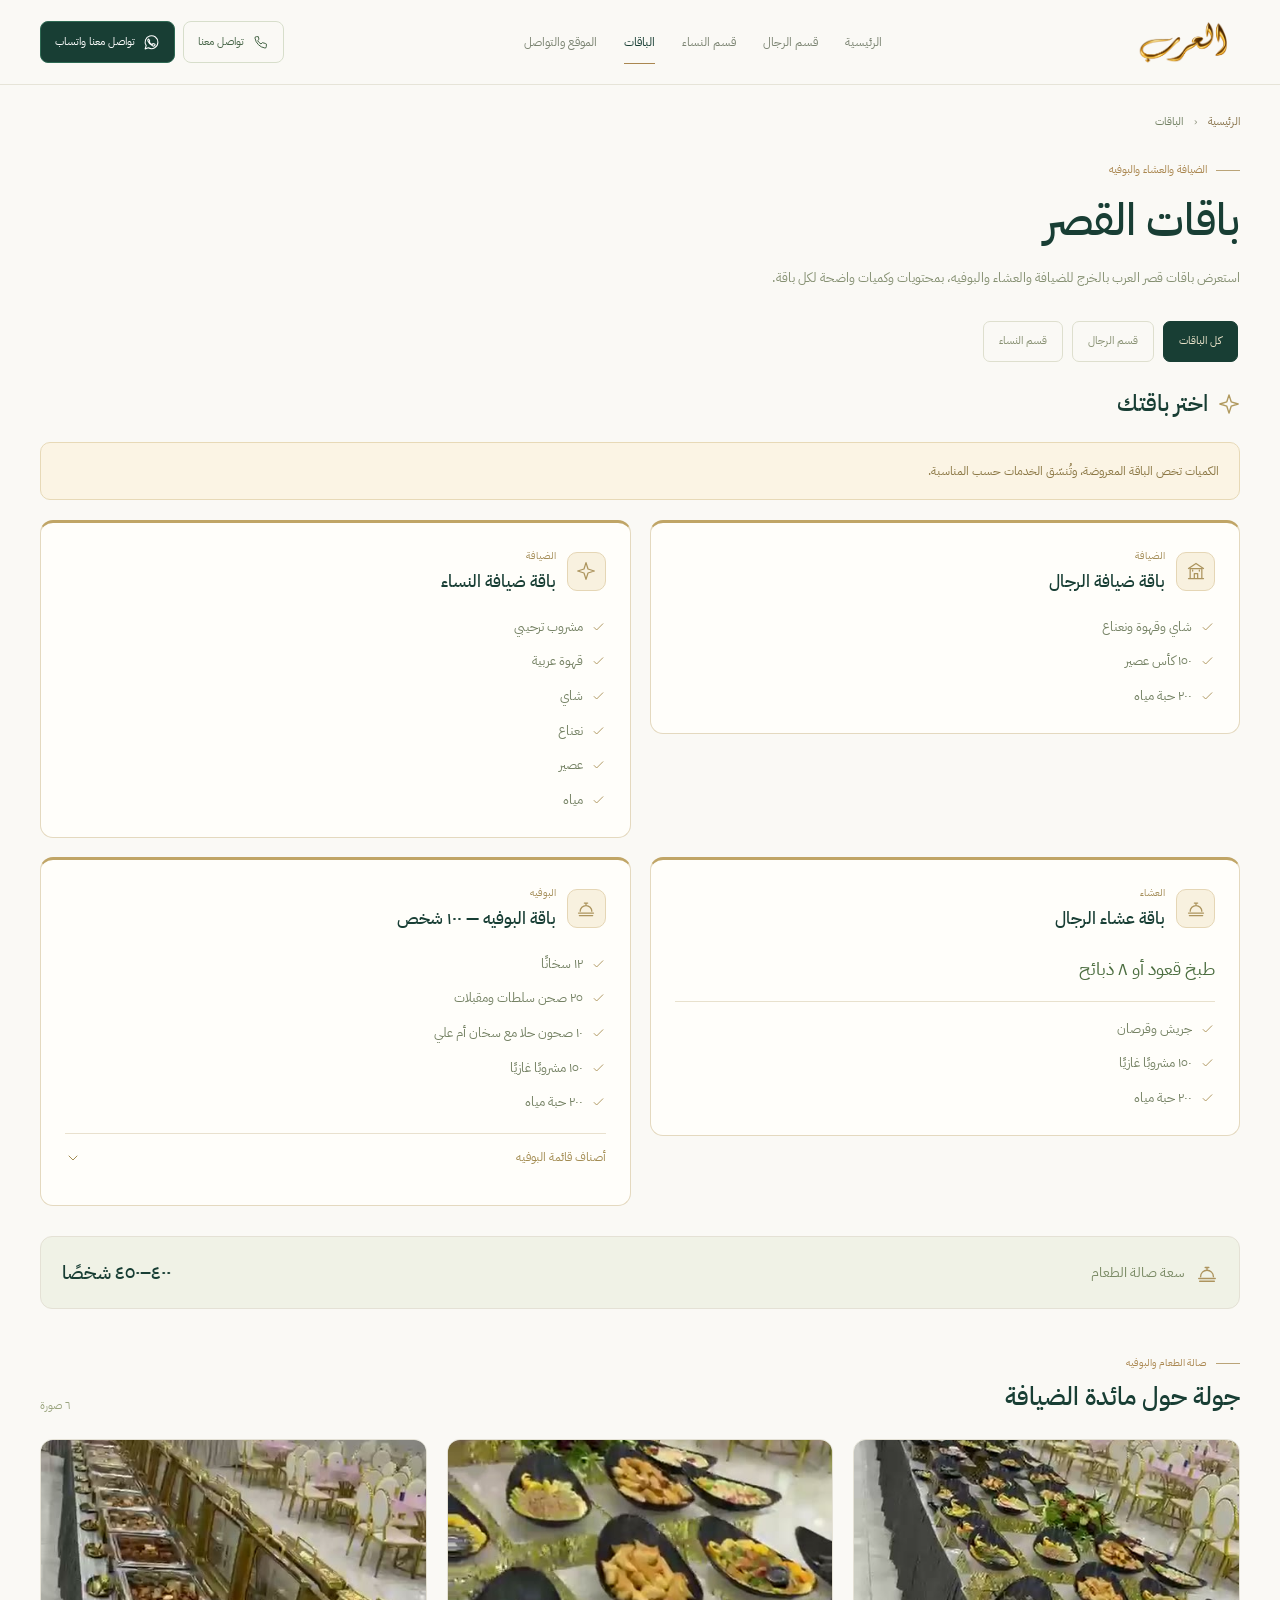
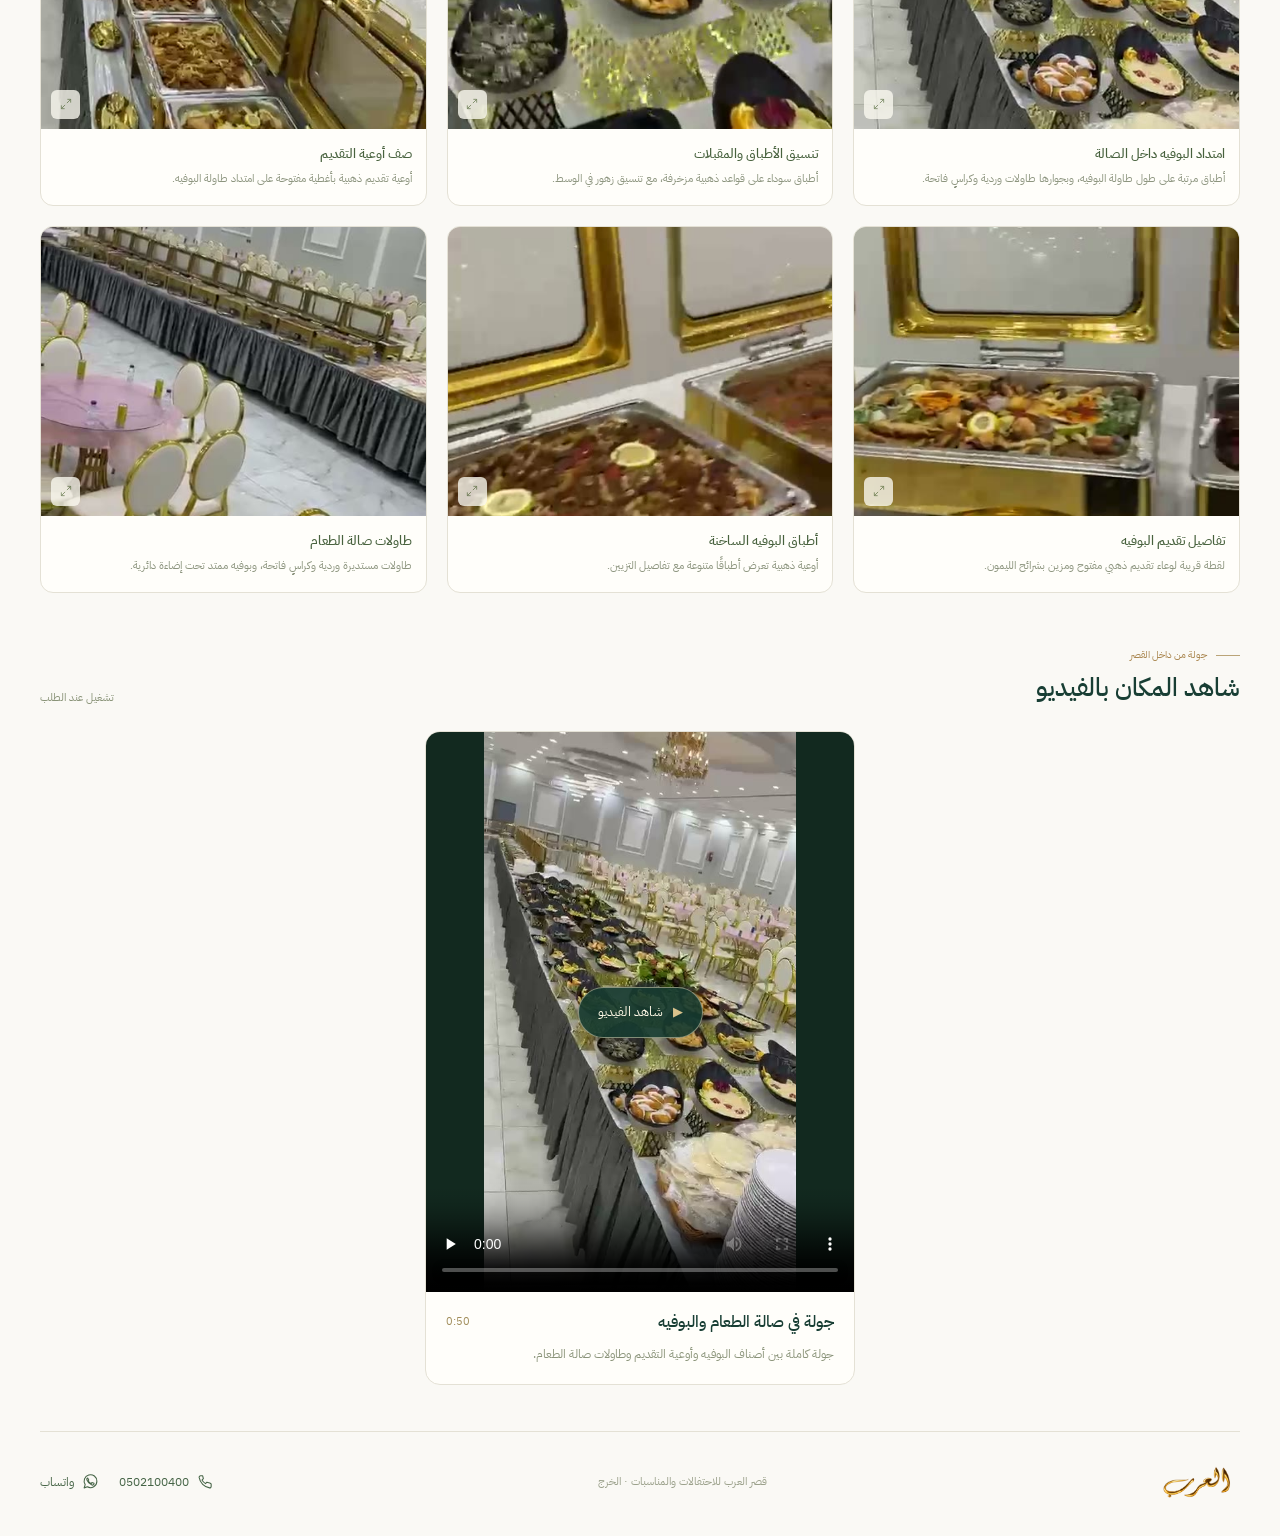
<file: packages.html>
<!doctype html><html lang="ar" dir="rtl"><head><meta charset="utf-8"><meta name="viewport" content="width=device-width,initial-scale=1,viewport-fit=cover"><meta name="theme-color" content="#173d35"><title>باقات الضيافة والعشاء والبوفيه | قصر العرب بالخرج</title><meta name="description" content="باقات قصر العرب بالخرج لضيافة الرجال والنساء والعشاء والبوفيه المفتوح. تعرّف على محتويات وكميات كل باقة، وشاهد صور البوفيه والفيديو."><meta name="keywords" content="باقات قصر العرب، باقات الضيافة قصر العرب، باقة ضيافة الرجال قصر العرب، باقة ضيافة النساء قصر العرب، باقة عشاء الرجال قصر العرب، باقة البوفيه قصر العرب، بوفيه قصر العرب، البوفيه المفتوح قصر العرب، صور بوفيه قصر العرب، فيديو بوفيه قصر العرب، صالة طعام قصر العرب، سعة صالة الطعام قصر العرب، صالة طعام تتسع ٤٠٠ إلى ٤٥٠ شخصًا، بوفيه مناسبات بالخرج، ضيافة مناسبات بالخرج، شاي وقهوة قصر العرب، عصائر وضيافة قصر العرب، سلطات ومقبلات قصر العرب، حلويات بوفيه قصر العرب، جريش وقرصان قصر العرب"><link rel="canonical" href="https://qasralarabkharj.com/packages.html"><link rel="stylesheet" href="site.css?v=20261119-whatsapp"></head><body data-page="packages"><svg class="svg-sprite" xmlns="http://www.w3.org/2000/svg" aria-hidden="true"><defs>
<symbol id="i-arrow" viewBox="0 0 24 24"><path d="M20 12H4m7-7-7 7 7 7"/></symbol>
<symbol id="i-pin" viewBox="0 0 24 24"><path d="M20 10c0 6-8 12-8 12S4 16 4 10a8 8 0 1 1 16 0Z"/><circle cx="12" cy="10" r="2.5"/></symbol>
<symbol id="i-phone" viewBox="0 0 24 24"><path d="M20 15.5V19a2 2 0 0 1-2.2 2A18 18 0 0 1 3 6.2 2 2 0 0 1 5 4h3l1 4-2 2a14 14 0 0 0 5 5l2-2 4 1z"/></symbol>
<symbol id="i-whatsapp" viewBox="0 0 24 24"><path d="M21 11.6a9 9 0 0 1-13.4 7.9L3 21l1.5-4.6A9 9 0 1 1 21 11.6Z"/><path d="m8 7 1.5 3-1 1a10 10 0 0 0 4.5 4l1-1.5 3 1c0 2-1.5 3-3 2.5A12 12 0 0 1 7 10c-.5-1.5 0-3 1-3Z"/></symbol>
<symbol id="i-hall" viewBox="0 0 24 24"><path d="M3 21h18M5 21V9h14v12M3 9l9-6 9 6M10 21v-6h4v6M8 11v1m8-1v1"/></symbol>
<symbol id="i-home" viewBox="0 0 24 24"><path d="m3 10 9-7 9 7M5 9v12h14V9M10 21v-7h4v7"/></symbol>
<symbol id="i-spark" viewBox="0 0 24 24"><path d="m12 2 2.4 7.6L22 12l-7.6 2.4L12 22l-2.4-7.6L2 12l7.6-2.4Z"/></symbol>
<symbol id="i-image" viewBox="0 0 24 24"><rect x="3" y="3" width="18" height="18" rx="3"/><circle cx="8" cy="8" r="1.4"/><path d="m21 15-5-5L5 21"/></symbol>
<symbol id="i-check" viewBox="0 0 24 24"><path d="m5 12 4 4L19 6"/></symbol>
<symbol id="i-chevron" viewBox="0 0 24 24"><path d="m6 9 6 6 6-6"/></symbol>
<symbol id="i-close" viewBox="0 0 24 24"><path d="m6 6 12 12M6 18 18 6"/></symbol>
<symbol id="i-document" viewBox="0 0 24 24"><path d="M14 3H6a2 2 0 0 0-2 2v14a2 2 0 0 0 2 2h12a2 2 0 0 0 2-2V9zm0 0v6h6M8 13h8m-8 4h6"/></symbol>
<symbol id="i-expand" viewBox="0 0 24 24"><path d="M15 4h5v5M9 20H4v-5M20 4l-6 6M4 20l6-6"/></symbol>
<symbol id="i-dining" viewBox="0 0 24 24"><path d="M3 18h18M5 16a7 7 0 0 1 14 0M12 9V6m-2 0h4M4 21h16"/></symbol>
<symbol id="i-parking" viewBox="0 0 24 24"><rect x="3" y="3" width="18" height="18" rx="4"/><path d="M10 17V7h3a3 3 0 0 1 0 6h-3"/></symbol>
</defs></svg><a class="skip-link" href="#page-root">انتقل إلى محتوى الصفحة</a><header class="site-header"><div class="container header-inner"><a class="brand" href="index.html" data-page="home" aria-label="قصر العرب — الرئيسية"><img src="assets/alarab-logo.png" data-asset="assets/alarab-logo.png" alt="العرب" width="2124" height="740"></a><nav class="desktop-nav" aria-label="التنقل الرئيسي"><a href="index.html" data-page="home" class="">الرئيسية</a><a href="men.html" data-page="men" class="">قسم الرجال</a><a href="women.html" data-page="women" class="">قسم النساء</a><a href="packages.html" data-page="packages" class="is-active" aria-current="page">الباقات</a><a href="info.html" data-page="info" class="">الموقع والتواصل</a></nav><div class="header-contact-actions"><a class="header-call" href="tel:0502100400"><svg aria-hidden="true"><use href="#i-phone"/></svg><span>تواصل معنا</span></a><a class="header-whatsapp" href="https://wa.me/966502100400" target="_blank" rel="noopener noreferrer" aria-label="تواصل معنا واتساب"><svg aria-hidden="true"><use href="#i-whatsapp"/></svg><span><span class="whatsapp-prefix">تواصل معنا </span>واتساب</span></a></div></div></header><main class="container" id="page-root" tabindex="-1"><nav class="breadcrumbs" aria-label="مسار الصفحة"><a href="index.html" data-page="home" class="">الرئيسية</a><span aria-hidden="true">‹</span><span>الباقات</span></nav><section class="page-intro"><p class="eyebrow">الضيافة والعشاء والبوفيه</p><h1>باقات القصر</h1><p>استعرض باقات قصر العرب بالخرج للضيافة والعشاء والبوفيه، بمحتويات وكميات واضحة لكل باقة.</p></section><div class="filter-row package-filters" aria-label="تصفية الباقات"><button type="button" class="filter-chip is-active" data-package-filter="all" aria-pressed="true">كل الباقات</button><button type="button" class="filter-chip" data-package-filter="men" aria-pressed="false">قسم الرجال</button><button type="button" class="filter-chip" data-package-filter="women" aria-pressed="false">قسم النساء</button></div><section id="hall-packages" class="hc-section packages-section" aria-labelledby="hall-packages-heading">
<header class="hc-section-header"><span class="hc-section-mark"><svg aria-hidden="true"><use href="#i-spark"/></svg></span><h2 id="hall-packages-heading">اختر باقتك</h2></header>
<p class="packages-note">الكميات تخص الباقة المعروضة، وتُنسّق الخدمات حسب المناسبة.</p>
<div class="services-grid package-grid">
<article data-audience="men" class="service-card package-card"><div class="service-heading"><span class="service-icon"><svg aria-hidden="true"><use href="#i-hall"/></svg></span><div><span class="service-kicker">الضيافة</span><h3>باقة ضيافة الرجال</h3></div></div><ul class="service-list"><li><svg aria-hidden="true"><use href="#i-check"/></svg><span>شاي وقهوة ونعناع</span></li><li><svg aria-hidden="true"><use href="#i-check"/></svg><span>١٥٠ كأس عصير</span></li><li><svg aria-hidden="true"><use href="#i-check"/></svg><span>٢٠٠ حبة مياه</span></li></ul></article>
<article data-audience="women" class="service-card package-card"><div class="service-heading"><span class="service-icon"><svg aria-hidden="true"><use href="#i-spark"/></svg></span><div><span class="service-kicker">الضيافة</span><h3>باقة ضيافة النساء</h3></div></div><ul class="service-list"><li><svg aria-hidden="true"><use href="#i-check"/></svg><span>مشروب ترحيبي</span></li><li><svg aria-hidden="true"><use href="#i-check"/></svg><span>قهوة عربية</span></li><li><svg aria-hidden="true"><use href="#i-check"/></svg><span>شاي</span></li><li><svg aria-hidden="true"><use href="#i-check"/></svg><span>نعناع</span></li><li><svg aria-hidden="true"><use href="#i-check"/></svg><span>عصير</span></li><li><svg aria-hidden="true"><use href="#i-check"/></svg><span>مياه</span></li></ul></article>
<article data-audience="men" class="service-card package-card dinner-card"><div class="service-heading"><span class="service-icon"><svg aria-hidden="true"><use href="#i-dining"/></svg></span><div><span class="service-kicker">العشاء</span><h3>باقة عشاء الرجال</h3></div></div><p class="dinner-main">طبخ قعود أو ٨ ذبائح</p><ul class="service-list"><li><svg aria-hidden="true"><use href="#i-check"/></svg><span>جريش وقرصان</span></li><li><svg aria-hidden="true"><use href="#i-check"/></svg><span>١٥٠ مشروبًا غازيًا</span></li><li><svg aria-hidden="true"><use href="#i-check"/></svg><span>٢٠٠ حبة مياه</span></li></ul></article>
<article data-audience="women" class="service-card package-card buffet-card"><div class="service-heading"><span class="service-icon"><svg aria-hidden="true"><use href="#i-dining"/></svg></span><div><span class="service-kicker">البوفيه</span><h3>باقة البوفيه — ١٠٠ شخص</h3></div></div><ul class="service-list"><li><svg aria-hidden="true"><use href="#i-check"/></svg><span>١٢ سخانًا</span></li><li><svg aria-hidden="true"><use href="#i-check"/></svg><span>٢٥ صحن سلطات ومقبلات</span></li><li><svg aria-hidden="true"><use href="#i-check"/></svg><span>١٠ صحون حلا مع سخان أم علي</span></li><li><svg aria-hidden="true"><use href="#i-check"/></svg><span>١٥٠ مشروبًا غازيًا</span></li><li><svg aria-hidden="true"><use href="#i-check"/></svg><span>٢٠٠ حبة مياه</span></li></ul><details class="buffet-details"><summary>أصناف قائمة البوفيه<svg aria-hidden="true"><use href="#i-chevron"/></svg></summary><div class="buffet-menu"><div class="buffet-category"><h4>السخانات</h4><div class="team-chips"><span>مشاوي مشكل</span><span>برياني</span><span>ربيان</span><span>مكرونة بشاميل</span><span>مسقعة باللحم</span><span>تكا مسالا</span><span>محاشي مشكل</span><span>كرات بطاطس</span><span>داود باشا</span><span>كشري مصري</span></div></div><div class="buffet-category"><h4>السلطات والمقبلات</h4><div class="team-chips"><span>حمص</span><span>متبل</span><span>فتوش</span><span>روكا بالرمان</span><span>تبولة</span><span>سمبوسة</span><span>ورق عنب</span><span>كبة</span><span>سبرنج رول</span></div></div><div class="buffet-category"><h4>الحلا</h4><div class="team-chips"><span>حلا شرقي</span><span>كيك</span><span>كاسترد</span><span>مهلبية</span><span>أم علي</span></div></div></div></details></article>
</div>
</section><div class="dining-intro"><svg aria-hidden="true"><use href="#i-dining"/></svg><span>سعة صالة الطعام</span><strong><bdi dir="ltr">٤٠٠–٤٥٠</bdi> شخصًا</strong></div><section class="page-section media-gallery" id="gallery" aria-labelledby="gallery-heading"><div class="section-heading"><div><p class="eyebrow">صالة الطعام والبوفيه</p><h2 id="gallery-heading">جولة حول مائدة الضيافة</h2></div><span class="photo-total" data-gallery-count>٦ صورة</span></div><div class="photo-grid"><button type="button" class="photo-card gallery-item" data-gallery-item data-photo-id="dining-nov19-01" data-category="dining" data-title="امتداد البوفيه داخل الصالة" data-caption="أطباق مرتبة على طول طاولة البوفيه، وبجوارها طاولات وردية وكراسٍ فاتحة." data-full="assets/media/photos/dining-nov19-01.jpg" aria-label="تكبير امتداد البوفيه داخل الصالة"><span class="photo-frame"><img class="" src="assets/media/photos/dining-nov19-01.jpg" data-asset="assets/media/photos/dining-nov19-01.jpg" alt="منظر طولي لأطباق البوفيه داخل صالة الطعام مع طاولات وردية وكراسٍ بإطارات ذهبية." width="464" height="832" loading="lazy" decoding="async" style="object-position:50% 55%"><span class="photo-expand"><svg aria-hidden="true"><use href="#i-expand"/></svg></span></span><span class="photo-caption"><strong>امتداد البوفيه داخل الصالة</strong><span>أطباق مرتبة على طول طاولة البوفيه، وبجوارها طاولات وردية وكراسٍ فاتحة.</span></span></button><button type="button" class="photo-card gallery-item" data-gallery-item data-photo-id="dining-nov19-02" data-category="dining" data-title="تنسيق الأطباق والمقبلات" data-caption="أطباق سوداء على قواعد ذهبية مزخرفة، مع تنسيق زهور في الوسط." data-full="assets/media/photos/dining-nov19-02.jpg" aria-label="تكبير تنسيق الأطباق والمقبلات"><span class="photo-frame"><img class="" src="assets/media/photos/dining-nov19-02.jpg" data-asset="assets/media/photos/dining-nov19-02.jpg" alt="أطباق متنوعة مرتبة على قواعد ذهبية أمام طاولات صالة الطعام." width="464" height="832" loading="lazy" decoding="async" style="object-position:50% 60%"><span class="photo-expand"><svg aria-hidden="true"><use href="#i-expand"/></svg></span></span><span class="photo-caption"><strong>تنسيق الأطباق والمقبلات</strong><span>أطباق سوداء على قواعد ذهبية مزخرفة، مع تنسيق زهور في الوسط.</span></span></button><button type="button" class="photo-card gallery-item" data-gallery-item data-photo-id="dining-nov19-03" data-category="dining" data-title="صف أوعية التقديم" data-caption="أوعية تقديم ذهبية بأغطية مفتوحة على امتداد طاولة البوفيه." data-full="assets/media/photos/dining-nov19-03.jpg" aria-label="تكبير صف أوعية التقديم"><span class="photo-frame"><img class="" src="assets/media/photos/dining-nov19-03.jpg" data-asset="assets/media/photos/dining-nov19-03.jpg" alt="صف طويل من أوعية تقديم الطعام الذهبية المفتوحة داخل الصالة." width="464" height="832" loading="lazy" decoding="async" style="object-position:50% 55%"><span class="photo-expand"><svg aria-hidden="true"><use href="#i-expand"/></svg></span></span><span class="photo-caption"><strong>صف أوعية التقديم</strong><span>أوعية تقديم ذهبية بأغطية مفتوحة على امتداد طاولة البوفيه.</span></span></button><button type="button" class="photo-card gallery-item" data-gallery-item data-photo-id="dining-nov19-04" data-category="dining" data-title="تفاصيل تقديم البوفيه" data-caption="لقطة قريبة لوعاء تقديم ذهبي مفتوح ومزين بشرائح الليمون." data-full="assets/media/photos/dining-nov19-04.jpg" aria-label="تكبير تفاصيل تقديم البوفيه"><span class="photo-frame"><img class="" src="assets/media/photos/dining-nov19-04.jpg" data-asset="assets/media/photos/dining-nov19-04.jpg" alt="وعاء تقديم طعام ذهبي بغطاء مفتوح، وأمامَه أدوات تقديم ذهبية." width="464" height="832" loading="lazy" decoding="async" style="object-position:50% 60%"><span class="photo-expand"><svg aria-hidden="true"><use href="#i-expand"/></svg></span></span><span class="photo-caption"><strong>تفاصيل تقديم البوفيه</strong><span>لقطة قريبة لوعاء تقديم ذهبي مفتوح ومزين بشرائح الليمون.</span></span></button><button type="button" class="photo-card gallery-item" data-gallery-item data-photo-id="dining-nov19-05" data-category="dining" data-title="أطباق البوفيه الساخنة" data-caption="أوعية ذهبية تعرض أطباقًا متنوعة مع تفاصيل التزيين." data-full="assets/media/photos/dining-nov19-05.jpg" aria-label="تكبير أطباق البوفيه الساخنة"><span class="photo-frame"><img class="" src="assets/media/photos/dining-nov19-05.jpg" data-asset="assets/media/photos/dining-nov19-05.jpg" alt="أوعية طعام ذهبية بأغطية مفتوحة، مع شرائح ليمون وزينة فوق الطعام." width="464" height="832" loading="lazy" decoding="async" style="object-position:50% 60%"><span class="photo-expand"><svg aria-hidden="true"><use href="#i-expand"/></svg></span></span><span class="photo-caption"><strong>أطباق البوفيه الساخنة</strong><span>أوعية ذهبية تعرض أطباقًا متنوعة مع تفاصيل التزيين.</span></span></button><button type="button" class="photo-card gallery-item" data-gallery-item data-photo-id="dining-nov19-06" data-category="dining" data-title="طاولات صالة الطعام" data-caption="طاولات مستديرة وردية وكراسٍ فاتحة، وبوفيه ممتد تحت إضاءة دائرية." data-full="assets/media/photos/dining-nov19-06.jpg" aria-label="تكبير طاولات صالة الطعام"><span class="photo-frame"><img class="" src="assets/media/photos/dining-nov19-06.jpg" data-asset="assets/media/photos/dining-nov19-06.jpg" alt="طاولات وردية مستديرة وكراسٍ بإطارات ذهبية داخل صالة الطعام وبجوارها البوفيه." width="464" height="832" loading="lazy" decoding="async" style="object-position:50% 58%"><span class="photo-expand"><svg aria-hidden="true"><use href="#i-expand"/></svg></span></span><span class="photo-caption"><strong>طاولات صالة الطعام</strong><span>طاولات مستديرة وردية وكراسٍ فاتحة، وبوفيه ممتد تحت إضاءة دائرية.</span></span></button></div><button type="button" class="load-more" data-gallery-more hidden>عرض المزيد من الصور<svg aria-hidden="true"><use href="#i-chevron"/></svg></button></section><section class="page-section video-section" id="videos" aria-labelledby="videos-heading"><div class="section-heading"><div><p class="eyebrow">جولة من داخل القصر</p><h2 id="videos-heading">شاهد المكان بالفيديو</h2></div><span class="video-section-note">تشغيل عند الطلب</span></div><div class="video-grid video-grid-single"><article class="video-card"><div class="video-player"><video controls playsinline preload="none" src="assets/media/videos/hall-home-tour.mp4" data-video-asset="assets/media/videos/hall-home-tour.mp4" poster="assets/media/photos/dining-nov19-01.jpg" data-poster-asset="assets/media/photos/dining-nov19-01.jpg" width="464" height="832" aria-label="جولة في صالة الطعام والبوفيه"></video><button type="button" class="video-play-button" data-video-play aria-label="تشغيل جولة في صالة الطعام والبوفيه"><span class="video-play-icon" aria-hidden="true">▶</span><span>شاهد الفيديو</span></button></div><div class="video-card-caption"><h3>جولة في صالة الطعام والبوفيه</h3><span>0:50</span><p>جولة كاملة بين أصناف البوفيه وأوعية التقديم وطاولات صالة الطعام.</p></div></article></div></section></main><footer class="container site-footer"><a class="brand" href="index.html" data-page="home" aria-label="قصر العرب — الرئيسية"><img src="assets/alarab-logo.png" data-asset="assets/alarab-logo.png" alt="العرب" width="2124" height="740"></a><p>قصر العرب للاحتفالات والمناسبات · الخرج</p><div class="footer-contact-actions"><a href="tel:0502100400"><svg aria-hidden="true"><use href="#i-phone"/></svg><span dir="ltr">0502100400</span></a><a href="https://wa.me/966502100400" target="_blank" rel="noopener noreferrer"><svg aria-hidden="true"><use href="#i-whatsapp"/></svg><span>واتساب</span></a></div></footer><nav class="mobile-nav" aria-label="التنقل بين أقسام الموقع"><a href="index.html" data-page="home" class=""><svg aria-hidden="true"><use href="#i-home"/></svg><span>الرئيسية</span></a><a href="men.html" data-page="men" class=""><svg aria-hidden="true"><use href="#i-hall"/></svg><span>الرجال</span></a><a href="women.html" data-page="women" class=""><svg aria-hidden="true"><use href="#i-spark"/></svg><span>النساء</span></a><a href="packages.html" data-page="packages" class="is-active" aria-current="page"><svg aria-hidden="true"><use href="#i-document"/></svg><span>الباقات</span></a><a href="info.html" data-page="info" class=""><svg aria-hidden="true"><use href="#i-pin"/></svg><span>الموقع</span></a></nav><dialog id="photo-dialog" class="photo-dialog" aria-labelledby="photo-viewer-title"><header><div><h2 id="photo-viewer-title"></h2><span id="photo-viewer-count"></span></div><button type="button" class="icon-button" data-photo-close aria-label="إغلاق الصورة"><svg aria-hidden="true"><use href="#i-close"/></svg></button></header><div class="photo-viewer-stage"><button type="button" class="viewer-arrow" data-photo-prev aria-label="الصورة السابقة"><svg aria-hidden="true"><use href="#i-arrow"/></svg></button><img id="photo-viewer-img" alt=""><button type="button" class="viewer-arrow" data-photo-next aria-label="الصورة التالية"><svg aria-hidden="true"><use href="#i-arrow"/></svg></button></div><p id="photo-viewer-caption"></p></dialog><dialog id="brochure-dialog" class="brochure-dialog" aria-labelledby="brochure-title"><header><h2 id="brochure-title">دليل الباقات</h2><button id="close-brochure" class="icon-button" type="button" aria-label="إغلاق البروشور"><svg aria-hidden="true"><use href="#i-close"/></svg></button></header><img id="brochure-image" alt=""></dialog><script defer src="app.js?v=20261119-whatsapp"></script></body></html>
</file>
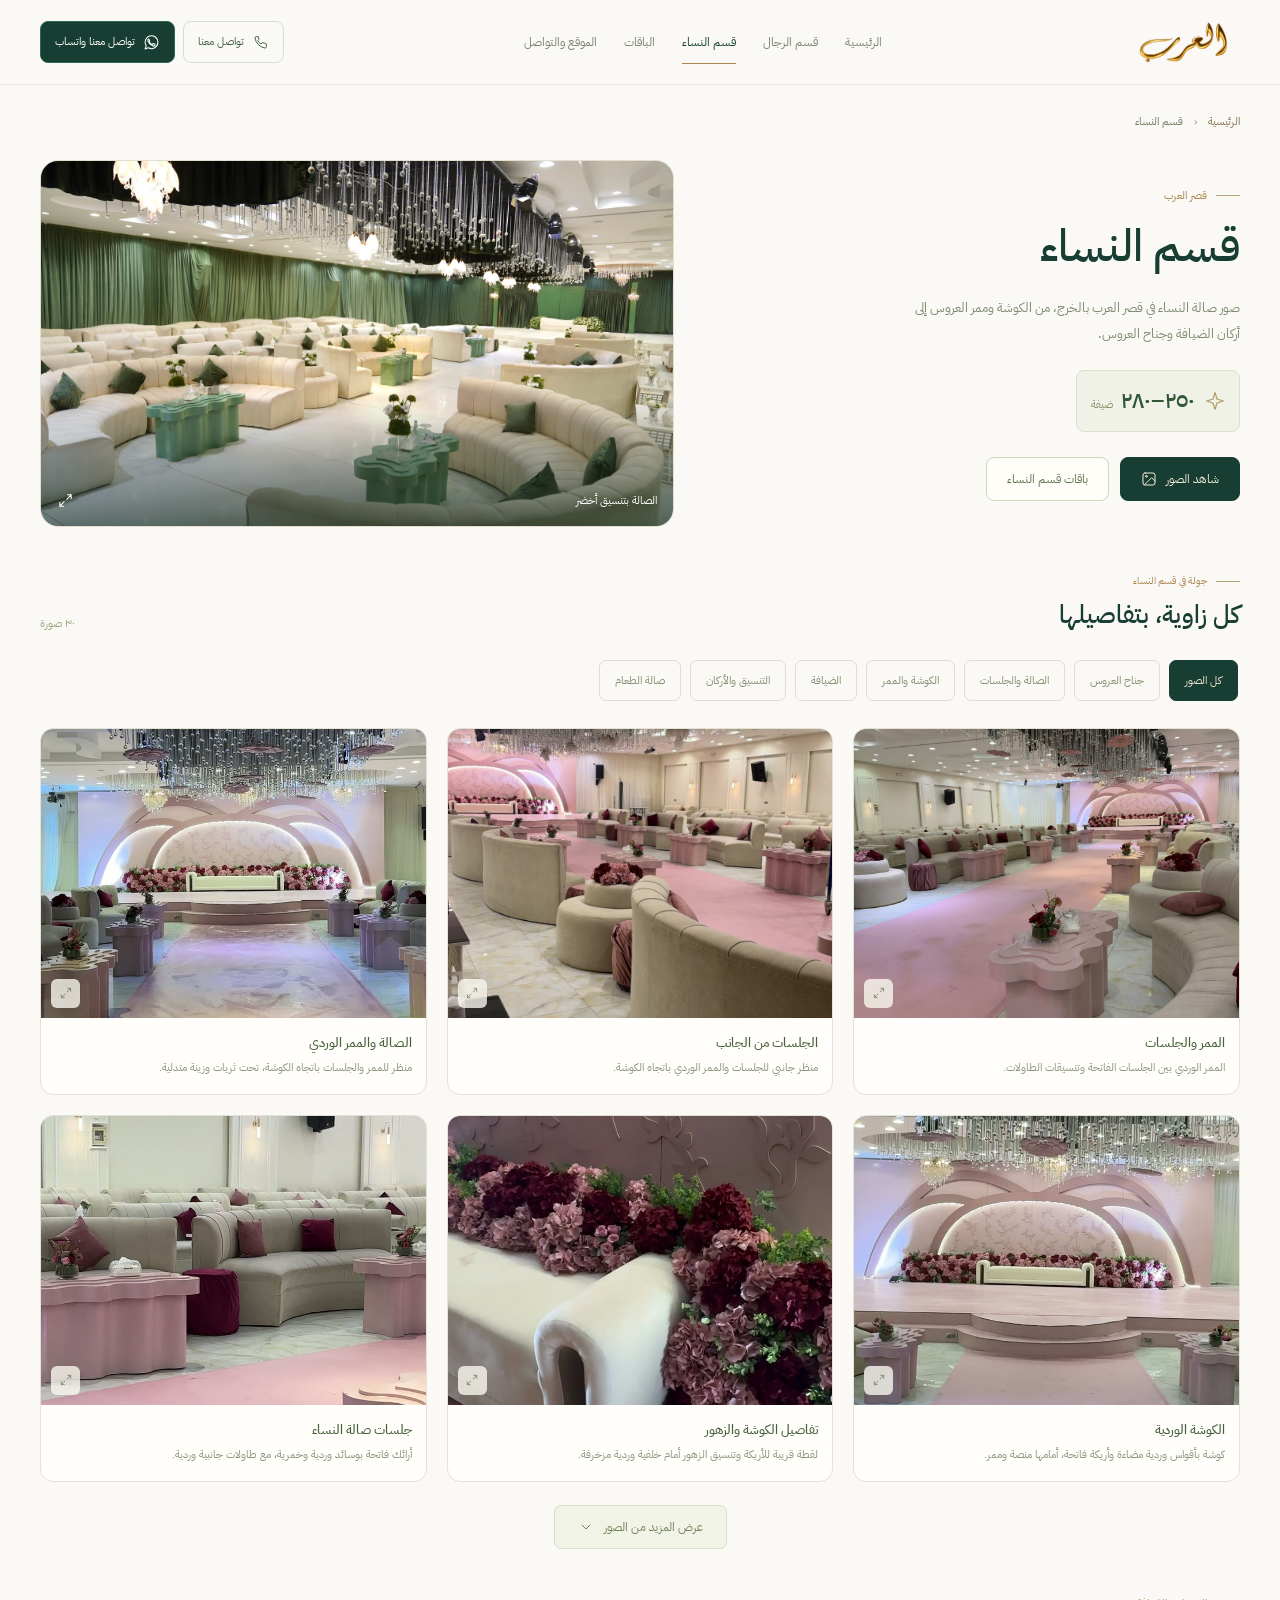
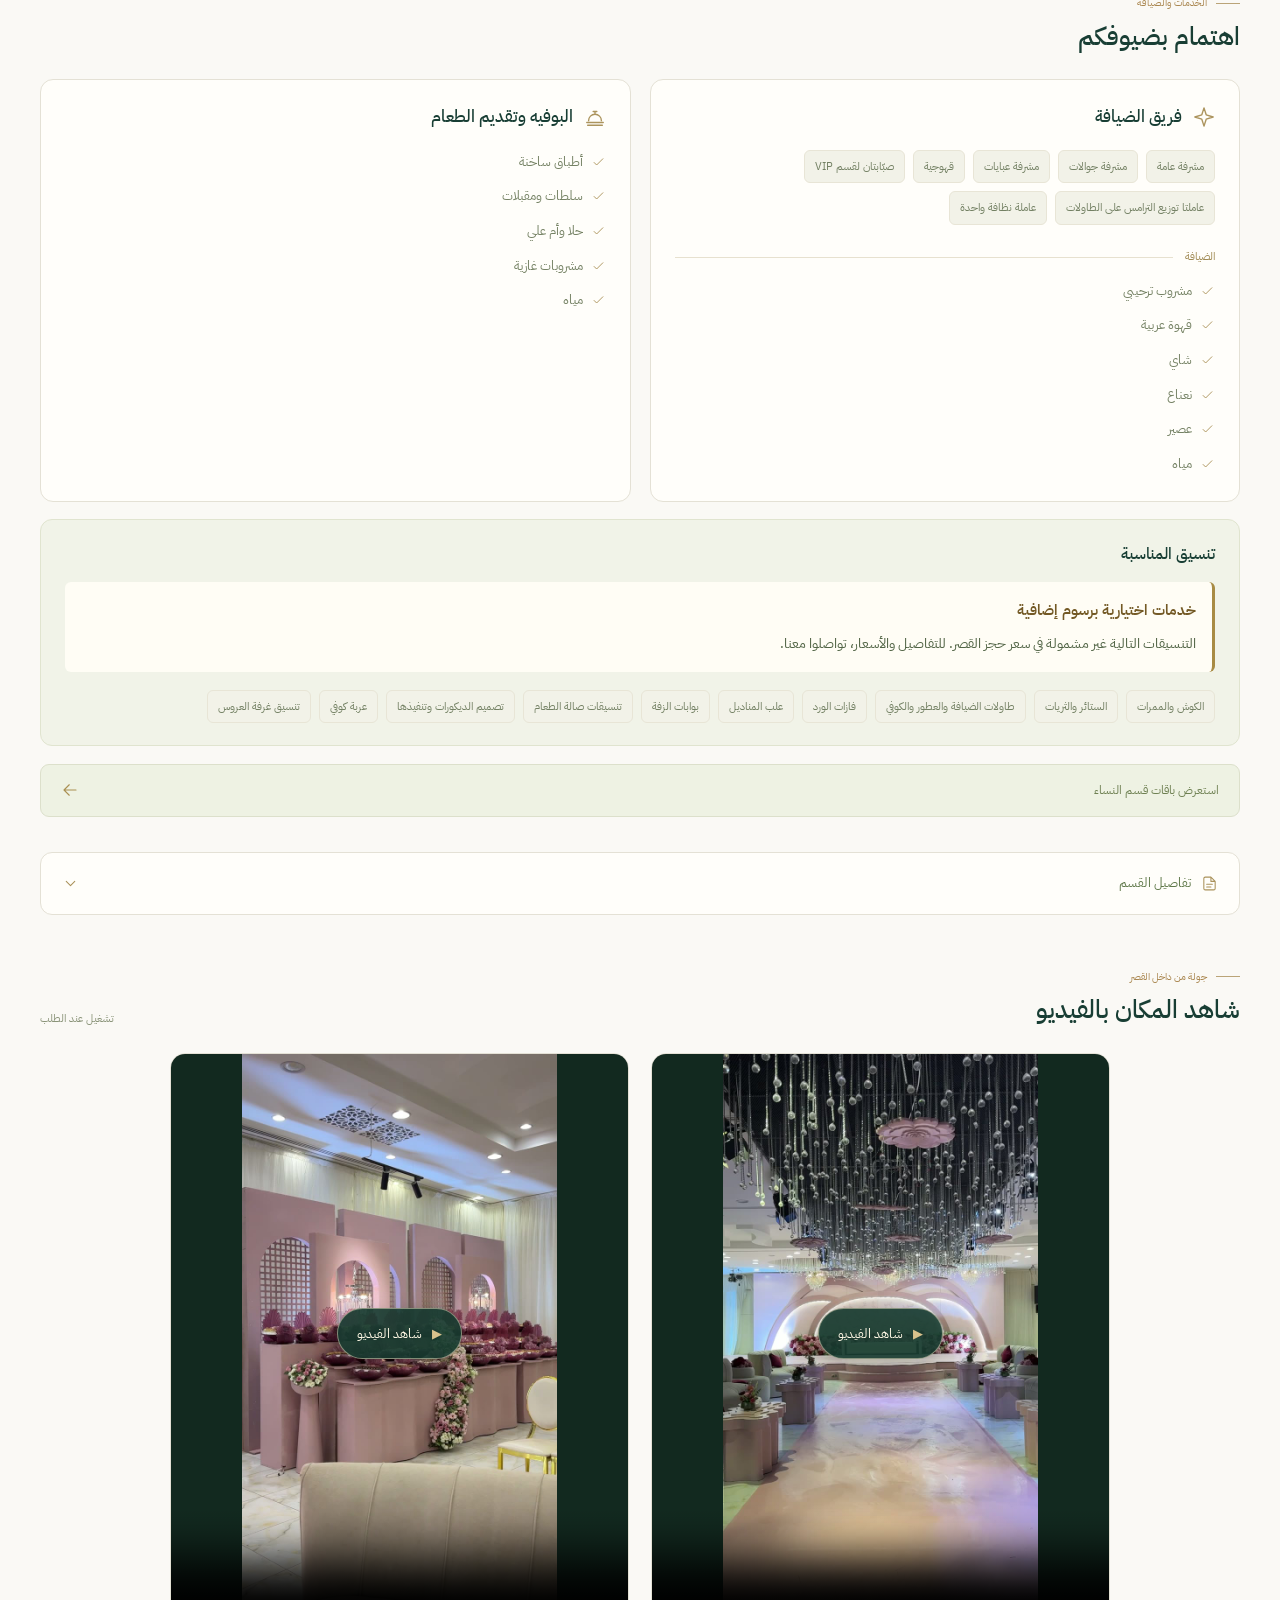
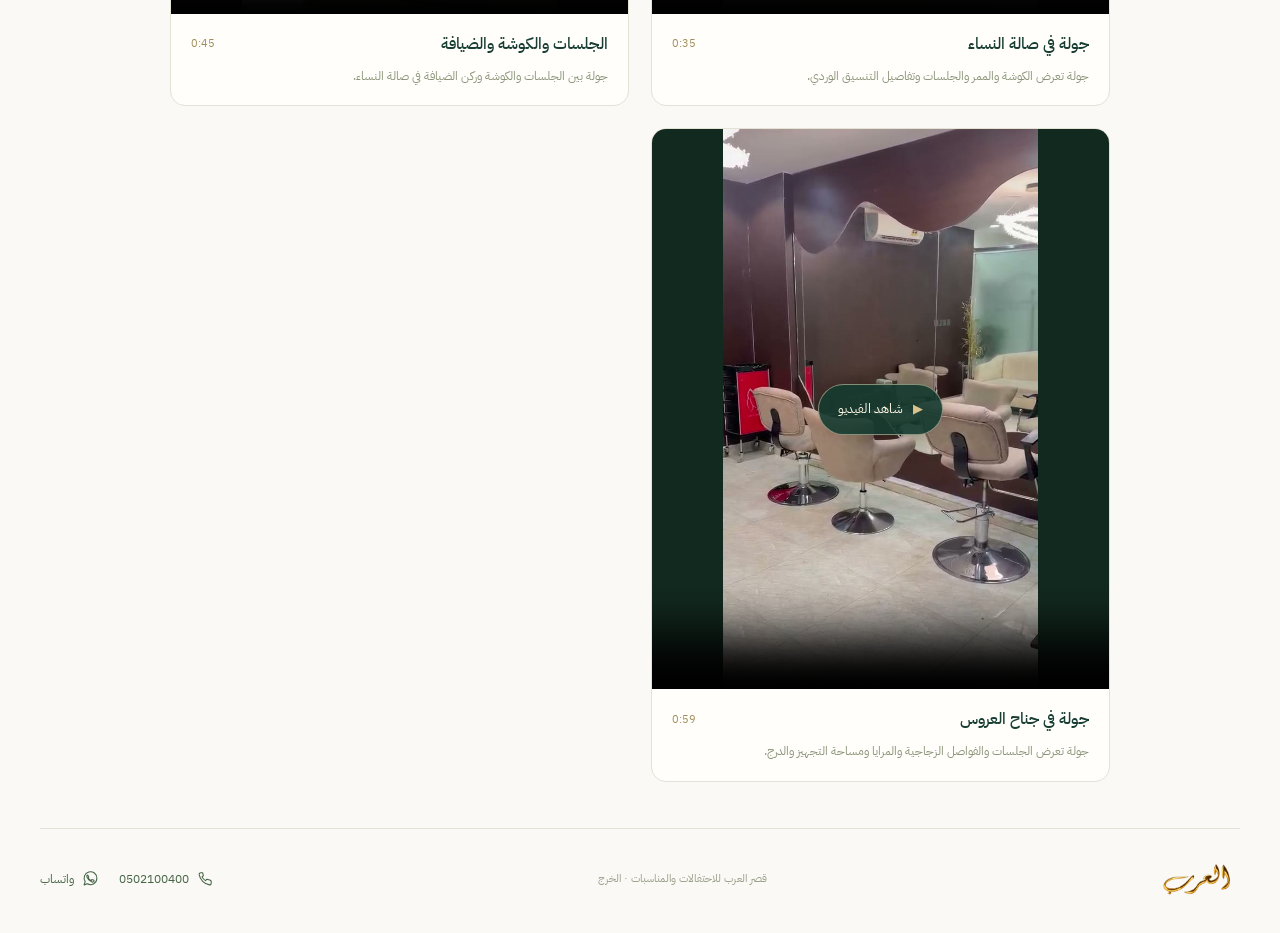
<file: women.html>
<!doctype html><html lang="ar" dir="rtl"><head><meta charset="utf-8"><meta name="viewport" content="width=device-width,initial-scale=1,viewport-fit=cover"><meta name="theme-color" content="#173d35"><title>قسم النساء وجناح العروس | قصر العرب بالخرج</title><meta name="description" content="شاهد صور صالة النساء والكوشة وممر العروس في قصر العرب بالخرج، واستكشف جناح العروس بالفيديو وتعرّف على خدمات الضيافة والتنسيق."><meta name="keywords" content="قسم النساء قصر العرب، صالة النساء قصر العرب، قاعة النساء قصر العرب، صور قسم النساء قصر العرب، جلسات النساء قصر العرب، سعة قسم النساء قصر العرب، ضيافة النساء قصر العرب، باقات النساء قصر العرب، تنسيق قسم النساء قصر العرب، فيديو صالة النساء قصر العرب، قاعات نساء بالخرج، صالات نساء بالخرج، قاعة أفراح نساء بالخرج، قاعة زواج نساء بالخرج، كوشة قصر العرب، صور كوشة قصر العرب، ممر العروس قصر العرب، تنسيقات كوشة بالخرج، صالة نساء تتسع ٢٥٠ إلى ٢٨٠ ضيفة، صور جلسات النساء بالخرج، جناح العروس قصر العرب، صور جناح العروس قصر العرب، فيديو جناح العروس قصر العرب، غرفة العروس قصر العرب، تجهيز العروس قصر العرب، مرايا جناح العروس قصر العرب، جلسات جناح العروس قصر العرب، قاعات بجناح عروس بالخرج"><link rel="canonical" href="https://qasralarabkharj.com/women.html"><link rel="stylesheet" href="site.css?v=20261119-whatsapp"></head><body data-page="women"><svg class="svg-sprite" xmlns="http://www.w3.org/2000/svg" aria-hidden="true"><defs>
<symbol id="i-arrow" viewBox="0 0 24 24"><path d="M20 12H4m7-7-7 7 7 7"/></symbol>
<symbol id="i-pin" viewBox="0 0 24 24"><path d="M20 10c0 6-8 12-8 12S4 16 4 10a8 8 0 1 1 16 0Z"/><circle cx="12" cy="10" r="2.5"/></symbol>
<symbol id="i-phone" viewBox="0 0 24 24"><path d="M20 15.5V19a2 2 0 0 1-2.2 2A18 18 0 0 1 3 6.2 2 2 0 0 1 5 4h3l1 4-2 2a14 14 0 0 0 5 5l2-2 4 1z"/></symbol>
<symbol id="i-whatsapp" viewBox="0 0 24 24"><path d="M21 11.6a9 9 0 0 1-13.4 7.9L3 21l1.5-4.6A9 9 0 1 1 21 11.6Z"/><path d="m8 7 1.5 3-1 1a10 10 0 0 0 4.5 4l1-1.5 3 1c0 2-1.5 3-3 2.5A12 12 0 0 1 7 10c-.5-1.5 0-3 1-3Z"/></symbol>
<symbol id="i-hall" viewBox="0 0 24 24"><path d="M3 21h18M5 21V9h14v12M3 9l9-6 9 6M10 21v-6h4v6M8 11v1m8-1v1"/></symbol>
<symbol id="i-home" viewBox="0 0 24 24"><path d="m3 10 9-7 9 7M5 9v12h14V9M10 21v-7h4v7"/></symbol>
<symbol id="i-spark" viewBox="0 0 24 24"><path d="m12 2 2.4 7.6L22 12l-7.6 2.4L12 22l-2.4-7.6L2 12l7.6-2.4Z"/></symbol>
<symbol id="i-image" viewBox="0 0 24 24"><rect x="3" y="3" width="18" height="18" rx="3"/><circle cx="8" cy="8" r="1.4"/><path d="m21 15-5-5L5 21"/></symbol>
<symbol id="i-check" viewBox="0 0 24 24"><path d="m5 12 4 4L19 6"/></symbol>
<symbol id="i-chevron" viewBox="0 0 24 24"><path d="m6 9 6 6 6-6"/></symbol>
<symbol id="i-close" viewBox="0 0 24 24"><path d="m6 6 12 12M6 18 18 6"/></symbol>
<symbol id="i-document" viewBox="0 0 24 24"><path d="M14 3H6a2 2 0 0 0-2 2v14a2 2 0 0 0 2 2h12a2 2 0 0 0 2-2V9zm0 0v6h6M8 13h8m-8 4h6"/></symbol>
<symbol id="i-expand" viewBox="0 0 24 24"><path d="M15 4h5v5M9 20H4v-5M20 4l-6 6M4 20l6-6"/></symbol>
<symbol id="i-dining" viewBox="0 0 24 24"><path d="M3 18h18M5 16a7 7 0 0 1 14 0M12 9V6m-2 0h4M4 21h16"/></symbol>
<symbol id="i-parking" viewBox="0 0 24 24"><rect x="3" y="3" width="18" height="18" rx="4"/><path d="M10 17V7h3a3 3 0 0 1 0 6h-3"/></symbol>
</defs></svg><a class="skip-link" href="#page-root">انتقل إلى محتوى الصفحة</a><header class="site-header"><div class="container header-inner"><a class="brand" href="index.html" data-page="home" aria-label="قصر العرب — الرئيسية"><img src="assets/alarab-logo.png" data-asset="assets/alarab-logo.png" alt="العرب" width="2124" height="740"></a><nav class="desktop-nav" aria-label="التنقل الرئيسي"><a href="index.html" data-page="home" class="">الرئيسية</a><a href="men.html" data-page="men" class="">قسم الرجال</a><a href="women.html" data-page="women" class="is-active" aria-current="page">قسم النساء</a><a href="packages.html" data-page="packages" class="">الباقات</a><a href="info.html" data-page="info" class="">الموقع والتواصل</a></nav><div class="header-contact-actions"><a class="header-call" href="tel:0502100400"><svg aria-hidden="true"><use href="#i-phone"/></svg><span>تواصل معنا</span></a><a class="header-whatsapp" href="https://wa.me/966502100400" target="_blank" rel="noopener noreferrer" aria-label="تواصل معنا واتساب"><svg aria-hidden="true"><use href="#i-whatsapp"/></svg><span><span class="whatsapp-prefix">تواصل معنا </span>واتساب</span></a></div></div></header><main class="container" id="page-root" tabindex="-1"><nav class="breadcrumbs" aria-label="مسار الصفحة"><a href="index.html" data-page="home" class="">الرئيسية</a><span aria-hidden="true">‹</span><span>قسم النساء</span></nav><section class="division-hero women-hero"><div class="division-intro"><p class="eyebrow">قصر العرب</p><h1>قسم النساء</h1><p class="division-description">صور صالة النساء في قصر العرب بالخرج، من الكوشة وممر العروس إلى أركان الضيافة وجناح العروس.</p><div class="capacity-pill"><svg aria-hidden="true"><use href="#i-spark"/></svg><span><strong><bdi dir="ltr">٢٥٠–٢٨٠</bdi></strong> ضيفة</span></div><div class="hero-actions"><a class="button button-primary" href="#gallery">شاهد الصور<svg aria-hidden="true"><use href="#i-image"/></svg></a><a href="packages.html?section=women" data-page="packages" data-audience="women" class="button button-outline">باقات قسم النساء</a></div></div><button type="button" class="division-hero-media" data-gallery-open="women-07" aria-label="تكبير الصالة بتنسيق أخضر"><img class="" src="assets/women/women-07.jpg" data-asset="assets/women/women-07.jpg" alt="منظر أفقي واسع لصالة النساء، بأرائك عاجية وطاولات خضراء وستائر خضراء وكوشة في الخلف." width="1600" height="1066" loading="eager" decoding="async" fetchpriority="high" style="object-position:50% 50%"><span class="hero-image-caption"><span>الصالة بتنسيق أخضر</span><svg aria-hidden="true"><use href="#i-expand"/></svg></span></button></section><section class="page-section media-gallery" id="gallery" aria-labelledby="gallery-heading"><div class="section-heading"><div><p class="eyebrow">جولة في قسم النساء</p><h2 id="gallery-heading">كل زاوية، بتفاصيلها</h2></div><span class="photo-total" data-gallery-count>٣٠ صورة</span></div><div class="filter-row" aria-label="تصنيف الصور"><button class="filter-chip is-active" data-gallery-filter="all" type="button" aria-pressed="true">كل الصور</button><button class="filter-chip" data-gallery-filter="bride" type="button" aria-pressed="false">جناح العروس</button><button class="filter-chip" data-gallery-filter="hall" type="button" aria-pressed="false">الصالة والجلسات</button><button class="filter-chip" data-gallery-filter="stage" type="button" aria-pressed="false">الكوشة والممر</button><button class="filter-chip" data-gallery-filter="hospitality" type="button" aria-pressed="false">الضيافة</button><button class="filter-chip" data-gallery-filter="details" type="button" aria-pressed="false">التنسيق والأركان</button><button class="filter-chip" data-gallery-filter="dining" type="button" aria-pressed="false">صالة الطعام</button></div><div class="photo-grid"><button type="button" class="photo-card gallery-item" data-gallery-item data-photo-id="women-photo-aisle" data-category="hall" data-title="الممر والجلسات" data-caption="الممر الوردي بين الجلسات الفاتحة وتنسيقات الطاولات." data-full="assets/media/photos/women-photo-aisle.jpg" aria-label="تكبير الممر والجلسات"><span class="photo-frame"><img class="" src="assets/media/photos/women-photo-aisle.jpg" data-asset="assets/media/photos/women-photo-aisle.jpg" alt="ممر وردي واسع بين أرائك فاتحة وطاولات وردية أمام الكوشة المزينة بالزهور." width="1200" height="1600" loading="lazy" decoding="async" style="object-position:50% 50%"><span class="photo-expand"><svg aria-hidden="true"><use href="#i-expand"/></svg></span></span><span class="photo-caption"><strong>الممر والجلسات</strong><span>الممر الوردي بين الجلسات الفاتحة وتنسيقات الطاولات.</span></span></button><button type="button" class="photo-card gallery-item" data-gallery-item data-photo-id="women-photo-side" data-category="hall" data-title="الجلسات من الجانب" data-caption="منظر جانبي للجلسات والممر الوردي باتجاه الكوشة." data-full="assets/media/photos/women-photo-side.jpg" aria-label="تكبير الجلسات من الجانب"><span class="photo-frame"><img class="" src="assets/media/photos/women-photo-side.jpg" data-asset="assets/media/photos/women-photo-side.jpg" alt="أرائك فاتحة وطاولات وردية بجانب الممر، مع كوشة وردية وثريات متدلية." width="900" height="1600" loading="lazy" decoding="async" style="object-position:50% 50%"><span class="photo-expand"><svg aria-hidden="true"><use href="#i-expand"/></svg></span></span><span class="photo-caption"><strong>الجلسات من الجانب</strong><span>منظر جانبي للجلسات والممر الوردي باتجاه الكوشة.</span></span></button><button type="button" class="photo-card gallery-item" data-gallery-item data-photo-id="women-hall-pink" data-category="hall" data-title="الصالة والممر الوردي" data-caption="منظر للممر والجلسات باتجاه الكوشة، تحت ثريات وزينة متدلية." data-full="assets/media/photos/women-hall-pink.jpg" aria-label="تكبير الصالة والممر الوردي"><span class="photo-frame"><img class="" src="assets/media/photos/women-hall-pink.jpg" data-asset="assets/media/photos/women-hall-pink.jpg" alt="ممر وردي بين أرائك فاتحة وطاولات وردية، ينتهي بكوشة تحيط بها أزهار." width="720" height="1280" loading="lazy" decoding="async" style="object-position:50% 52%"><span class="photo-expand"><svg aria-hidden="true"><use href="#i-expand"/></svg></span></span><span class="photo-caption"><strong>الصالة والممر الوردي</strong><span>منظر للممر والجلسات باتجاه الكوشة، تحت ثريات وزينة متدلية.</span></span></button><button type="button" class="photo-card gallery-item" data-gallery-item data-photo-id="women-stage-pink" data-category="stage" data-title="الكوشة الوردية" data-caption="كوشة بأقواس وردية مضاءة وأريكة فاتحة، أمامها منصة وممر." data-full="assets/media/photos/women-stage-pink.jpg" aria-label="تكبير الكوشة الوردية"><span class="photo-frame"><img class="" src="assets/media/photos/women-stage-pink.jpg" data-asset="assets/media/photos/women-stage-pink.jpg" alt="كوشة وردية بأقواس مضاءة وأريكة عاجية وتنسيق زهور، تحت ثريات متدلية." width="720" height="1280" loading="lazy" decoding="async" style="object-position:50% 52%"><span class="photo-expand"><svg aria-hidden="true"><use href="#i-expand"/></svg></span></span><span class="photo-caption"><strong>الكوشة الوردية</strong><span>كوشة بأقواس وردية مضاءة وأريكة فاتحة، أمامها منصة وممر.</span></span></button><button type="button" class="photo-card gallery-item" data-gallery-item data-photo-id="women-stage-detail" data-category="stage" data-title="تفاصيل الكوشة والزهور" data-caption="لقطة قريبة للأريكة وتنسيق الزهور أمام خلفية وردية مزخرفة." data-full="assets/media/photos/women-stage-detail.jpg" aria-label="تكبير تفاصيل الكوشة والزهور"><span class="photo-frame"><img class="" src="assets/media/photos/women-stage-detail.jpg" data-asset="assets/media/photos/women-stage-detail.jpg" alt="أريكة فاتحة تحيط بها أزهار وردية وخمرية أمام خلفية مزخرفة." width="720" height="1280" loading="lazy" decoding="async" style="object-position:50% 60%"><span class="photo-expand"><svg aria-hidden="true"><use href="#i-expand"/></svg></span></span><span class="photo-caption"><strong>تفاصيل الكوشة والزهور</strong><span>لقطة قريبة للأريكة وتنسيق الزهور أمام خلفية وردية مزخرفة.</span></span></button><button type="button" class="photo-card gallery-item" data-gallery-item data-photo-id="women-seating-pink" data-category="hall" data-title="جلسات صالة النساء" data-caption="أرائك فاتحة بوسائد وردية وخمرية، مع طاولات جانبية وردية." data-full="assets/media/photos/women-seating-pink.jpg" aria-label="تكبير جلسات صالة النساء"><span class="photo-frame"><img class="" src="assets/media/photos/women-seating-pink.jpg" data-asset="assets/media/photos/women-seating-pink.jpg" alt="صفوف أرائك عاجية ووسائد وردية وطاولات جانبية بجوار الممر." width="720" height="1280" loading="lazy" decoding="async" style="object-position:50% 48%"><span class="photo-expand"><svg aria-hidden="true"><use href="#i-expand"/></svg></span></span><span class="photo-caption"><strong>جلسات صالة النساء</strong><span>أرائك فاتحة بوسائد وردية وخمرية، مع طاولات جانبية وردية.</span></span></button><button type="button" class="photo-card gallery-item" data-gallery-item data-photo-id="women-entry-pink" data-category="stage" data-title="الباب والممر من الداخل" data-caption="باب وردي داخل قوس مضاء، تحيط به أوعية زهور." data-full="assets/media/photos/women-entry-pink.jpg" aria-label="تكبير الباب والممر من الداخل" hidden><span class="photo-frame"><img class="" src="assets/media/photos/women-entry-pink.jpg" data-asset="assets/media/photos/women-entry-pink.jpg" alt="باب وردي بقوس مضاء وأوعية زهور على جانبي ممر داخلي وردي." width="720" height="1280" loading="lazy" decoding="async" style="object-position:50% 58%"><span class="photo-expand"><svg aria-hidden="true"><use href="#i-expand"/></svg></span></span><span class="photo-caption"><strong>الباب والممر من الداخل</strong><span>باب وردي داخل قوس مضاء، تحيط به أوعية زهور.</span></span></button><button type="button" class="photo-card gallery-item" data-gallery-item data-photo-id="women-hospitality-corner" data-category="hospitality" data-title="ركن الضيافة الوردي" data-caption="أوعية تقديم مرتبة أمام أقواس وردية، تتوسطها أزهار." data-full="assets/media/photos/women-hospitality-corner.jpg" aria-label="تكبير ركن الضيافة الوردي" hidden><span class="photo-frame"><img class="" src="assets/media/photos/women-hospitality-corner.jpg" data-asset="assets/media/photos/women-hospitality-corner.jpg" alt="ركن ضيافة وردي بأوعية تقديم وزهور أمام أقواس مزخرفة مضاءة." width="720" height="1280" loading="lazy" decoding="async" style="object-position:50% 55%"><span class="photo-expand"><svg aria-hidden="true"><use href="#i-expand"/></svg></span></span><span class="photo-caption"><strong>ركن الضيافة الوردي</strong><span>أوعية تقديم مرتبة أمام أقواس وردية، تتوسطها أزهار.</span></span></button><button type="button" class="photo-card gallery-item" data-gallery-item data-photo-id="women-table-detail" data-category="details" data-title="تنسيق الطاولات والجلسات" data-caption="طاولة وردية مزينة بالزهور أمام جلسة فاتحة." data-full="assets/media/photos/women-table-detail.jpg" aria-label="تكبير تنسيق الطاولات والجلسات" hidden><span class="photo-frame"><img class="" src="assets/media/photos/women-table-detail.jpg" data-asset="assets/media/photos/women-table-detail.jpg" alt="طاولة وردية متموجة عليها زهور وعلبة مناديل، أمام أريكة بوسادة خمرية." width="720" height="1280" loading="lazy" decoding="async" style="object-position:50% 55%"><span class="photo-expand"><svg aria-hidden="true"><use href="#i-expand"/></svg></span></span><span class="photo-caption"><strong>تنسيق الطاولات والجلسات</strong><span>طاولة وردية مزينة بالزهور أمام جلسة فاتحة.</span></span></button><button type="button" class="photo-card gallery-item" data-gallery-item data-photo-id="bride-lounge" data-category="bride" data-title="جلسة جناح العروس" data-caption="جلسة رمادية بوسائد صفراء أمام جدار داكن، وبجوارها طاولات صغيرة." data-full="assets/media/photos/bride-lounge.jpg" aria-label="تكبير جلسة جناح العروس" hidden><span class="photo-frame"><img class="" src="assets/media/photos/bride-lounge.jpg" data-asset="assets/media/photos/bride-lounge.jpg" alt="أريكة رمادية على شكل زاوية بوسائد صفراء وطاولات جانبية أمام جدار داكن." width="576" height="1024" loading="lazy" decoding="async" style="object-position:50% 55%"><span class="photo-expand"><svg aria-hidden="true"><use href="#i-expand"/></svg></span></span><span class="photo-caption"><strong>جلسة جناح العروس</strong><span>جلسة رمادية بوسائد صفراء أمام جدار داكن، وبجوارها طاولات صغيرة.</span></span></button><button type="button" class="photo-card gallery-item" data-gallery-item data-photo-id="bride-seating" data-category="bride" data-title="الجلسة بجوار الفاصل الزجاجي" data-caption="أريكة فاتحة بوسادة صفراء بجوار فاصل زجاجي." data-full="assets/media/photos/bride-seating.jpg" aria-label="تكبير الجلسة بجوار الفاصل الزجاجي" hidden><span class="photo-frame"><img class="" src="assets/media/photos/bride-seating.jpg" data-asset="assets/media/photos/bride-seating.jpg" alt="أريكة فاتحة ووسائد صفراء ورمادية بجوار فاصل زجاجي وجدار داكن." width="576" height="1024" loading="lazy" decoding="async" style="object-position:50% 57%"><span class="photo-expand"><svg aria-hidden="true"><use href="#i-expand"/></svg></span></span><span class="photo-caption"><strong>الجلسة بجوار الفاصل الزجاجي</strong><span>أريكة فاتحة بوسادة صفراء بجوار فاصل زجاجي.</span></span></button><button type="button" class="photo-card gallery-item" data-gallery-item data-photo-id="bride-preparation" data-category="bride" data-title="المرايا ومساحة التجهيز" data-caption="كراسي أمام مرايا كبيرة ضمن مساحة التجهيز." data-full="assets/media/photos/bride-preparation.jpg" aria-label="تكبير المرايا ومساحة التجهيز" hidden><span class="photo-frame"><img class="" src="assets/media/photos/bride-preparation.jpg" data-asset="assets/media/photos/bride-preparation.jpg" alt="كراسي فاتحة بقواعد معدنية أمام مرايا كبيرة في مساحة تجهيز جناح العروس." width="576" height="1024" loading="lazy" decoding="async" style="object-position:50% 55%"><span class="photo-expand"><svg aria-hidden="true"><use href="#i-expand"/></svg></span></span><span class="photo-caption"><strong>المرايا ومساحة التجهيز</strong><span>كراسي أمام مرايا كبيرة ضمن مساحة التجهيز.</span></span></button><button type="button" class="photo-card gallery-item" data-gallery-item data-photo-id="bride-stairway" data-category="bride" data-title="الدرج والدرابزين الزجاجي" data-caption="درج منحني بدرابزين زجاجي، تحيط به ستائر فاتحة." data-full="assets/media/photos/bride-stairway.jpg" aria-label="تكبير الدرج والدرابزين الزجاجي" hidden><span class="photo-frame"><img class="" src="assets/media/photos/bride-stairway.jpg" data-asset="assets/media/photos/bride-stairway.jpg" alt="منظر من أعلى درج منحني بدرجات بنية ودرابزين زجاجي أمام ستائر بيضاء." width="576" height="1024" loading="lazy" decoding="async" style="object-position:50% 68%"><span class="photo-expand"><svg aria-hidden="true"><use href="#i-expand"/></svg></span></span><span class="photo-caption"><strong>الدرج والدرابزين الزجاجي</strong><span>درج منحني بدرابزين زجاجي، تحيط به ستائر فاتحة.</span></span></button><button type="button" class="photo-card gallery-item" data-gallery-item data-photo-id="women-07" data-category="hall" data-title="الصالة بتنسيق أخضر" data-caption="منظر واسع للجلسات العاجية والطاولات الخضراء، مع ستائر خضراء وثريات متدلية." data-full="assets/women/women-07.jpg" aria-label="تكبير الصالة بتنسيق أخضر" hidden><span class="photo-frame"><img class="" src="assets/women/women-07.jpg" data-asset="assets/women/women-07.jpg" alt="منظر أفقي واسع لصالة النساء، بأرائك عاجية وطاولات خضراء وستائر خضراء وكوشة في الخلف." width="1600" height="1066" loading="lazy" decoding="async" style="object-position:50% 50%"><span class="photo-expand"><svg aria-hidden="true"><use href="#i-expand"/></svg></span></span><span class="photo-caption"><strong>الصالة بتنسيق أخضر</strong><span>منظر واسع للجلسات العاجية والطاولات الخضراء، مع ستائر خضراء وثريات متدلية.</span></span></button><button type="button" class="photo-card gallery-item" data-gallery-item data-photo-id="women-01" data-category="stage" data-title="الكوشة بأقواس خضراء" data-caption="كوشة بيضاء أمام أقواس خضراء، وممر تحيط به أزهار برتقالية وبيضاء." data-full="assets/women/women-01.jpg" aria-label="تكبير الكوشة بأقواس خضراء" hidden><span class="photo-frame"><img class="" src="assets/women/women-01.jpg" data-asset="assets/women/women-01.jpg" alt="كوشة بيضاء وأقواس خضراء وثريات، مع أرائك فاتحة وتنسيق زهور برتقالية على جانبي الممر." width="1284" height="1410" loading="lazy" decoding="async" style="object-position:50% 32%"><span class="photo-expand"><svg aria-hidden="true"><use href="#i-expand"/></svg></span></span><span class="photo-caption"><strong>الكوشة بأقواس خضراء</strong><span>كوشة بيضاء أمام أقواس خضراء، وممر تحيط به أزهار برتقالية وبيضاء.</span></span></button><button type="button" class="photo-card gallery-item" data-gallery-item data-photo-id="women-03" data-category="hall" data-title="الجلسات والأقواس البيضاء" data-caption="صفوف أرائك فاتحة وطاولات جانبية، تتجه نحو كوشة بأقواس وزهور بيضاء." data-full="assets/women/women-03.jpg" aria-label="تكبير الجلسات والأقواس البيضاء" hidden><span class="photo-frame"><img class="" src="assets/women/women-03.jpg" data-asset="assets/women/women-03.jpg" alt="جلسات صالة النساء بأرائك عاجية وطاولات جانبية، وخلفها كوشة بأقواس بيضاء وتنسيق أخضر." width="1200" height="1600" loading="lazy" decoding="async" style="object-position:50% 44%"><span class="photo-expand"><svg aria-hidden="true"><use href="#i-expand"/></svg></span></span><span class="photo-caption"><strong>الجلسات والأقواس البيضاء</strong><span>صفوف أرائك فاتحة وطاولات جانبية، تتجه نحو كوشة بأقواس وزهور بيضاء.</span></span></button><button type="button" class="photo-card gallery-item" data-gallery-item data-photo-id="women-08" data-category="hall" data-title="الممر بين الجلسات الخضراء" data-caption="ممر فاتح بين أرائك عاجية وطاولات خضراء، تحت ثريات وزينة متدلية." data-full="assets/women/women-08.jpg" aria-label="تكبير الممر بين الجلسات الخضراء" hidden><span class="photo-frame"><img class="" src="assets/women/women-08.jpg" data-asset="assets/women/women-08.jpg" alt="ممر طويل بين جلسات صالة النساء العاجية، مع طاولات وستائر خضراء وثريات في السقف." width="1066" height="1600" loading="lazy" decoding="async" style="object-position:50% 62%"><span class="photo-expand"><svg aria-hidden="true"><use href="#i-expand"/></svg></span></span><span class="photo-caption"><strong>الممر بين الجلسات الخضراء</strong><span>ممر فاتح بين أرائك عاجية وطاولات خضراء، تحت ثريات وزينة متدلية.</span></span></button><button type="button" class="photo-card gallery-item" data-gallery-item data-photo-id="women-10" data-category="stage" data-title="الكوشة والورد البنفسجي" data-caption="كوشة بيضاء أمام أقواس مضاءة، وممر تحيط به زهور بنفسجية وبيضاء." data-full="assets/women/women-10.jpg" aria-label="تكبير الكوشة والورد البنفسجي" hidden><span class="photo-frame"><img class="" src="assets/women/women-10.jpg" data-asset="assets/women/women-10.jpg" alt="كوشة بيضاء وأقواس مضاءة أمام ستائر زرقاء، مع زهور بنفسجية وأرائك فاتحة على جانبي الممر." width="1200" height="1600" loading="lazy" decoding="async" style="object-position:50% 30%"><span class="photo-expand"><svg aria-hidden="true"><use href="#i-expand"/></svg></span></span><span class="photo-caption"><strong>الكوشة والورد البنفسجي</strong><span>كوشة بيضاء أمام أقواس مضاءة، وممر تحيط به زهور بنفسجية وبيضاء.</span></span></button><button type="button" class="photo-card gallery-item" data-gallery-item data-photo-id="women-16" data-category="stage" data-title="الممر بتنسيق وردي" data-caption="ممر بدرجات وردية يصل إلى الكوشة، تحيط به صناديق زهور وجلسات فاتحة." data-full="assets/women/women-16.jpg" aria-label="تكبير الممر بتنسيق وردي" hidden><span class="photo-frame"><img class="" src="assets/women/women-16.jpg" data-asset="assets/women/women-16.jpg" alt="ممر وردي في صالة النساء بين صناديق زهور وردية وأرائك عاجية، وتعلوه ثريات وزينة متدلية." width="854" height="1280" loading="lazy" decoding="async" style="object-position:50% 50%"><span class="photo-expand"><svg aria-hidden="true"><use href="#i-expand"/></svg></span></span><span class="photo-caption"><strong>الممر بتنسيق وردي</strong><span>ممر بدرجات وردية يصل إلى الكوشة، تحيط به صناديق زهور وجلسات فاتحة.</span></span></button><button type="button" class="photo-card gallery-item" data-gallery-item data-photo-id="women-04" data-category="stage" data-title="الممر بالتنسيق الخمري" data-caption="ممر وسط الجلسات يصل إلى الكوشة، تحت ستائر خمرية وثريات متدلية." data-full="assets/women/women-04.jpg" aria-label="تكبير الممر بالتنسيق الخمري" hidden><span class="photo-frame"><img class="" src="assets/women/women-04.jpg" data-asset="assets/women/women-04.jpg" alt="ممر صالة النساء تحفّه أرائك فاتحة وزهور حمراء، مع كوشة وستائر خمرية في الخلف." width="1200" height="1600" loading="lazy" decoding="async" style="object-position:50% 62%"><span class="photo-expand"><svg aria-hidden="true"><use href="#i-expand"/></svg></span></span><span class="photo-caption"><strong>الممر بالتنسيق الخمري</strong><span>ممر وسط الجلسات يصل إلى الكوشة، تحت ستائر خمرية وثريات متدلية.</span></span></button><button type="button" class="photo-card gallery-item" data-gallery-item data-photo-id="women-06" data-category="hospitality" data-title="عربة القهوة" data-caption="عربة بألوان عاجية تضم موزعات مشروبات وأكوابًا ورقية وتنسيق أزهار وردية." data-full="assets/women/women-06.jpg" aria-label="تكبير عربة القهوة" hidden><span class="photo-frame"><img class="" src="assets/women/women-06.jpg" data-asset="assets/women/women-06.jpg" alt="عربة قهوة عاجية أمام ستائر فاتحة، مع موزعات مشروبات وأكواب ورقية وزهور وردية." width="1200" height="1600" loading="lazy" decoding="async" style="object-position:50% 38%"><span class="photo-expand"><svg aria-hidden="true"><use href="#i-expand"/></svg></span></span><span class="photo-caption"><strong>عربة القهوة</strong><span>عربة بألوان عاجية تضم موزعات مشروبات وأكوابًا ورقية وتنسيق أزهار وردية.</span></span></button><button type="button" class="photo-card gallery-item" data-gallery-item data-photo-id="women-09" data-category="dining" data-title="صالة الطعام والبوفيه" data-caption="طاولات دائرية وكراسي فاتحة بإطارات ذهبية، حول صف وسطي من أوعية تقديم الطعام." data-full="assets/women/women-09.jpg" aria-label="تكبير صالة الطعام والبوفيه" hidden><span class="photo-frame"><img class="" src="assets/women/women-09.jpg" data-asset="assets/women/women-09.jpg" alt="صالة طعام بطاولات دائرية وكراسي بيضاء وذهبية، وفي الوسط صف من سخانات البوفيه الذهبية." width="1284" height="1197" loading="lazy" decoding="async" style="object-position:50% 60%"><span class="photo-expand"><svg aria-hidden="true"><use href="#i-expand"/></svg></span></span><span class="photo-caption"><strong>صالة الطعام والبوفيه</strong><span>طاولات دائرية وكراسي فاتحة بإطارات ذهبية، حول صف وسطي من أوعية تقديم الطعام.</span></span></button><button type="button" class="photo-card gallery-item" data-gallery-item data-photo-id="women-11" data-category="hospitality" data-title="ركن سلال الضيافة" data-caption="سلال تقديم مرتبة أمام خلفية وردية ذات أقواس، تتوسطها زهور وردية." data-full="assets/women/women-11.jpg" aria-label="تكبير ركن سلال الضيافة" hidden><span class="photo-frame"><img class="" src="assets/women/women-11.jpg" data-asset="assets/women/women-11.jpg" alt="سلال ضيافة على سطح تقديم أمام خلفية وردية بأقواس وثريات صغيرة، مع تنسيق زهور في الوسط." width="1280" height="854" loading="lazy" decoding="async" style="object-position:50% 50%"><span class="photo-expand"><svg aria-hidden="true"><use href="#i-expand"/></svg></span></span><span class="photo-caption"><strong>ركن سلال الضيافة</strong><span>سلال تقديم مرتبة أمام خلفية وردية ذات أقواس، تتوسطها زهور وردية.</span></span></button><button type="button" class="photo-card gallery-item" data-gallery-item data-photo-id="women-12" data-category="details" data-title="جلسة بتنسيق وردي" data-caption="أريكة فاتحة خلف طاولة زجاجية، يحيط بها تنسيق وردي وأوعية زهور." data-full="assets/women/women-12.jpg" aria-label="تكبير جلسة بتنسيق وردي" hidden><span class="photo-frame"><img class="" src="assets/women/women-12.jpg" data-asset="assets/women/women-12.jpg" alt="أريكة عاجية بوسائد وردية خلف طاولة زجاجية وقواعد تزينها أزهار وردية." width="1280" height="854" loading="lazy" decoding="async" style="object-position:50% 56%"><span class="photo-expand"><svg aria-hidden="true"><use href="#i-expand"/></svg></span></span><span class="photo-caption"><strong>جلسة بتنسيق وردي</strong><span>أريكة فاتحة خلف طاولة زجاجية، يحيط بها تنسيق وردي وأوعية زهور.</span></span></button><button type="button" class="photo-card gallery-item" data-gallery-item data-photo-id="women-13" data-category="details" data-title="ركن زجاجات العطر" data-caption="زجاجات عطر على حوامل زجاجية بين مصباحين، أمام خلفية وردية." data-full="assets/women/women-13.jpg" aria-label="تكبير ركن زجاجات العطر" hidden><span class="photo-frame"><img class="" src="assets/women/women-13.jpg" data-asset="assets/women/women-13.jpg" alt="زجاجات عطر صغيرة على حوامل زجاجية، مع مصباحين أبيضين وخلفية وردية." width="854" height="1280" loading="lazy" decoding="async" style="object-position:50% 40%"><span class="photo-expand"><svg aria-hidden="true"><use href="#i-expand"/></svg></span></span><span class="photo-caption"><strong>ركن زجاجات العطر</strong><span>زجاجات عطر على حوامل زجاجية بين مصباحين، أمام خلفية وردية.</span></span></button><button type="button" class="photo-card gallery-item" data-gallery-item data-photo-id="women-15" data-category="hospitality" data-title="تقديم المشروبات" data-caption="أكواب مشروبات على صوانٍ شفافة، يحملها أفراد بزي عاجي وقفازات بيضاء." data-full="assets/women/women-15.jpg" aria-label="تكبير تقديم المشروبات" hidden><span class="photo-frame"><img class="" src="assets/women/women-15.jpg" data-asset="assets/women/women-15.jpg" alt="تقديم أكواب مشروبات فاتحة اللون على صوانٍ شفافة بزي عاجي وقفازات بيضاء." width="1200" height="1600" loading="lazy" decoding="async" style="object-position:50% 44%"><span class="photo-expand"><svg aria-hidden="true"><use href="#i-expand"/></svg></span></span><span class="photo-caption"><strong>تقديم المشروبات</strong><span>أكواب مشروبات على صوانٍ شفافة، يحملها أفراد بزي عاجي وقفازات بيضاء.</span></span></button><button type="button" class="photo-card gallery-item" data-gallery-item data-photo-id="women-02" data-category="details" data-title="ركن بتنسيق خمري" data-caption="خلفية بأقواس خمرية وإضاءة وردية، مع أوعية زهور على قواعد أسطوانية." data-full="assets/women/women-02.jpg" aria-label="تكبير ركن بتنسيق خمري" hidden><span class="photo-frame"><img class="" src="assets/women/women-02.jpg" data-asset="assets/women/women-02.jpg" alt="ركن بأقواس خمرية مضاءة ورف أمامي وأوعية زهور داكنة على قواعد أسطوانية." width="1320" height="1044" loading="lazy" decoding="async" style="object-position:50% 50%"><span class="photo-expand"><svg aria-hidden="true"><use href="#i-expand"/></svg></span></span><span class="photo-caption"><strong>ركن بتنسيق خمري</strong><span>خلفية بأقواس خمرية وإضاءة وردية، مع أوعية زهور على قواعد أسطوانية.</span></span></button><button type="button" class="photo-card gallery-item" data-gallery-item data-photo-id="women-05" data-category="details" data-title="جلسة وشاشة مزينة بالورد" data-caption="أريكة فاتحة أمام جدار حجري، وبجوارها شاشة يحيط بها تنسيق ورد أحمر." data-full="assets/women/women-05.jpg" aria-label="تكبير جلسة وشاشة مزينة بالورد" hidden><span class="photo-frame"><img class="" src="assets/women/women-05.jpg" data-asset="assets/women/women-05.jpg" alt="أريكة عاجية بجوار شاشة عمودية وتنسيق أزهار حمراء أمام جدار حجري مضاء." width="1200" height="1600" loading="lazy" decoding="async" style="object-position:58% 46%"><span class="photo-expand"><svg aria-hidden="true"><use href="#i-expand"/></svg></span></span><span class="photo-caption"><strong>جلسة وشاشة مزينة بالورد</strong><span>أريكة فاتحة أمام جدار حجري، وبجوارها شاشة يحيط بها تنسيق ورد أحمر.</span></span></button><button type="button" class="photo-card gallery-item" data-gallery-item data-photo-id="women-17" data-category="details" data-title="تنسيق الشاشة بالورد الأحمر" data-caption="شاشة عمودية بإطار خمري، تزينها أزهار حمراء أمام جدار حجري." data-full="assets/women/women-17.jpg" aria-label="تكبير تنسيق الشاشة بالورد الأحمر" hidden><span class="photo-frame"><img class="" src="assets/women/women-17.jpg" data-asset="assets/women/women-17.jpg" alt="شاشة زرقاء بإطار خمري وأزهار حمراء على قواعد أسطوانية، أمام جدار حجري وستارة فاتحة." width="1172" height="1600" loading="lazy" decoding="async" style="object-position:50% 48%"><span class="photo-expand"><svg aria-hidden="true"><use href="#i-expand"/></svg></span></span><span class="photo-caption"><strong>تنسيق الشاشة بالورد الأحمر</strong><span>شاشة عمودية بإطار خمري، تزينها أزهار حمراء أمام جدار حجري.</span></span></button><button type="button" class="photo-card gallery-item" data-gallery-item data-photo-id="women-14" data-category="hall" data-title="الصالة بتنسيق وردي" data-caption="جلسات فاتحة وزهور وردية على امتداد الممر، وكوشة في نهاية الصالة." data-full="assets/women/women-14.jpg" aria-label="تكبير الصالة بتنسيق وردي" hidden><span class="photo-frame"><img class="" src="assets/women/women-14.jpg" data-asset="assets/women/women-14.jpg" alt="منظر لصالة النساء بأرائك فاتحة وزهور وردية وثريات متدلية، مع حامل تصوير ظاهر في المقدمة." width="1200" height="1600" loading="lazy" decoding="async" style="object-position:50% 38%"><span class="photo-expand"><svg aria-hidden="true"><use href="#i-expand"/></svg></span></span><span class="photo-caption"><strong>الصالة بتنسيق وردي</strong><span>جلسات فاتحة وزهور وردية على امتداد الممر، وكوشة في نهاية الصالة.</span></span></button></div><button type="button" class="load-more" data-gallery-more>عرض المزيد من الصور<svg aria-hidden="true"><use href="#i-chevron"/></svg></button></section><section class="page-section division-services" id="services" aria-labelledby="services-heading"><div class="section-heading"><div><p class="eyebrow">الخدمات والضيافة</p><h2 id="services-heading">اهتمام بضيوفكم</h2></div></div><div class="service-grid"><article class="service-card"><div class="service-heading"><svg aria-hidden="true"><use href="#i-spark"/></svg><h3>فريق الضيافة</h3></div><div class="team-chips"><span>مشرفة عامة</span><span>مشرفة جوالات</span><span>مشرفة عبايات</span><span>قهوجية</span><span>صبّابتان لقسم VIP</span><span>عاملتا توزيع الترامس على الطاولات</span><span>عاملة نظافة واحدة</span></div><div class="service-divider">الضيافة</div><ul class="service-list"><li><svg aria-hidden="true"><use href="#i-check"/></svg><span>مشروب ترحيبي</span></li><li><svg aria-hidden="true"><use href="#i-check"/></svg><span>قهوة عربية</span></li><li><svg aria-hidden="true"><use href="#i-check"/></svg><span>شاي</span></li><li><svg aria-hidden="true"><use href="#i-check"/></svg><span>نعناع</span></li><li><svg aria-hidden="true"><use href="#i-check"/></svg><span>عصير</span></li><li><svg aria-hidden="true"><use href="#i-check"/></svg><span>مياه</span></li></ul></article><article class="service-card"><div class="service-heading"><svg aria-hidden="true"><use href="#i-dining"/></svg><h3>البوفيه وتقديم الطعام</h3></div><ul class="service-list"><li><svg aria-hidden="true"><use href="#i-check"/></svg><span>أطباق ساخنة</span></li><li><svg aria-hidden="true"><use href="#i-check"/></svg><span>سلطات ومقبلات</span></li><li><svg aria-hidden="true"><use href="#i-check"/></svg><span>حلا وأم علي</span></li><li><svg aria-hidden="true"><use href="#i-check"/></svg><span>مشروبات غازية</span></li><li><svg aria-hidden="true"><use href="#i-check"/></svg><span>مياه</span></li></ul></article></div><div class="coordination-panel"><h3>تنسيق المناسبة</h3><p class="coordination-note"><strong>خدمات اختيارية برسوم إضافية</strong><span>التنسيقات التالية غير مشمولة في سعر حجز القصر. للتفاصيل والأسعار، تواصلوا معنا.</span></p><div class="team-chips"><span>الكوش والممرات</span><span>الستائر والثريات</span><span>طاولات الضيافة والعطور والكوفي</span><span>فازات الورد</span><span>علب المناديل</span><span>بوابات الزفة</span><span>تنسيقات صالة الطعام</span><span>تصميم الديكورات وتنفيذها</span><span>عربة كوفي</span><span>تنسيق غرفة العروس</span></div></div><a href="packages.html?section=women" data-page="packages" data-audience="women" class="section-cta"><span>استعرض باقات قسم النساء</span><svg aria-hidden="true"><use href="#i-arrow"/></svg></a></section><details class="more-details"><summary><span><svg aria-hidden="true"><use href="#i-document"/></svg>تفاصيل القسم</span><svg aria-hidden="true"><use href="#i-chevron"/></svg></summary><div class="more-details-body"><div class="detail-grid"><article class="detail-card" data-group="women">
      <h2>قسم النساء</h2>
      <dl class="detail-fields">
    <div class="detail-field" data-field="womenCapacity">
      <dt>عدد الضيفات</dt>
      <dd><bdi dir="ltr">٢٥٠–٢٨٠</bdi> ضيفة</dd>
    </div>
    <div class="detail-field" data-field="womenSeating">
      <dt>نوع الجلسات</dt>
      <dd>جلسات كنب وطاولات ضيافة</dd>
    </div></dl>
    </article><article class="detail-card" data-group="bride">
      <h2>جناح العروس</h2>
      <dl class="detail-fields">
    <div class="detail-field" data-field="brideRoom">
      <dt>جناح العروس</dt>
      <dd>متوفر</dd>
    </div>
    <div class="detail-field" data-field="bridePreparation">
      <dt>مساحة التجهيز</dt>
      <dd>مساحة تجهيز تضم كراسي أمام المرايا</dd>
    </div>
    <div class="detail-field" data-field="brideMirrors">
      <dt>المرايا</dt>
      <dd>مرايا جدارية أمام كراسي التجهيز</dd>
    </div>
    <div class="detail-field" data-field="brideLighting">
      <dt>الإضاءة</dt>
      <dd>إضاءة سقفية</dd>
    </div>
    <div class="detail-field" data-field="brideSeating">
      <dt>الجلسات</dt>
      <dd>كنب وكراسي جلوس وطاولات جانبية</dd>
    </div></dl>
    </article><article class="detail-card" data-group="stage">
      <h2>الكوشة والمسرح</h2>
      <dl class="detail-fields">
    <div class="detail-field" data-field="stageLocation">
      <dt>الموقع داخل القاعة</dt>
      <dd>داخل صالة النساء</dd>
    </div>
    <div class="detail-field" data-field="stageCustomization">
      <dt>إمكانية تغيير التجهيز</dt>
      <dd>تنسيقات متعددة للكوشة والممر</dd>
    </div></dl>
    </article></div></div></details><section class="page-section video-section" id="videos" aria-labelledby="videos-heading"><div class="section-heading"><div><p class="eyebrow">جولة من داخل القصر</p><h2 id="videos-heading">شاهد المكان بالفيديو</h2></div><span class="video-section-note">تشغيل عند الطلب</span></div><div class="video-grid"><article class="video-card"><div class="video-player"><video controls playsinline preload="none" src="assets/media/videos/women-tour-01.mp4" data-video-asset="assets/media/videos/women-tour-01.mp4" poster="assets/media/photos/women-hall-pink.jpg" data-poster-asset="assets/media/photos/women-hall-pink.jpg" width="720" height="1280" aria-label="جولة في صالة النساء"></video><button type="button" class="video-play-button" data-video-play aria-label="تشغيل جولة في صالة النساء"><span class="video-play-icon" aria-hidden="true">▶</span><span>شاهد الفيديو</span></button></div><div class="video-card-caption"><h3>جولة في صالة النساء</h3><span>0:35</span><p>جولة تعرض الكوشة والممر والجلسات وتفاصيل التنسيق الوردي.</p></div></article><article class="video-card"><div class="video-player"><video controls playsinline preload="none" src="assets/media/videos/women-tour-02.mp4" data-video-asset="assets/media/videos/women-tour-02.mp4" poster="assets/media/photos/women-hospitality-corner.jpg" data-poster-asset="assets/media/photos/women-hospitality-corner.jpg" width="720" height="1280" aria-label="الجلسات والكوشة والضيافة"></video><button type="button" class="video-play-button" data-video-play aria-label="تشغيل الجلسات والكوشة والضيافة"><span class="video-play-icon" aria-hidden="true">▶</span><span>شاهد الفيديو</span></button></div><div class="video-card-caption"><h3>الجلسات والكوشة والضيافة</h3><span>0:45</span><p>جولة بين الجلسات والكوشة وركن الضيافة في صالة النساء.</p></div></article><article class="video-card"><div class="video-player"><video controls playsinline preload="none" src="assets/media/videos/bride-suite.mp4" data-video-asset="assets/media/videos/bride-suite.mp4" poster="assets/media/photos/bride-preparation.jpg" data-poster-asset="assets/media/photos/bride-preparation.jpg" width="576" height="1024" aria-label="جولة في جناح العروس"></video><button type="button" class="video-play-button" data-video-play aria-label="تشغيل جولة في جناح العروس"><span class="video-play-icon" aria-hidden="true">▶</span><span>شاهد الفيديو</span></button></div><div class="video-card-caption"><h3>جولة في جناح العروس</h3><span>0:59</span><p>جولة تعرض الجلسات والفواصل الزجاجية والمرايا ومساحة التجهيز والدرج.</p></div></article></div></section></main><footer class="container site-footer"><a class="brand" href="index.html" data-page="home" aria-label="قصر العرب — الرئيسية"><img src="assets/alarab-logo.png" data-asset="assets/alarab-logo.png" alt="العرب" width="2124" height="740"></a><p>قصر العرب للاحتفالات والمناسبات · الخرج</p><div class="footer-contact-actions"><a href="tel:0502100400"><svg aria-hidden="true"><use href="#i-phone"/></svg><span dir="ltr">0502100400</span></a><a href="https://wa.me/966502100400" target="_blank" rel="noopener noreferrer"><svg aria-hidden="true"><use href="#i-whatsapp"/></svg><span>واتساب</span></a></div></footer><nav class="mobile-nav" aria-label="التنقل بين أقسام الموقع"><a href="index.html" data-page="home" class=""><svg aria-hidden="true"><use href="#i-home"/></svg><span>الرئيسية</span></a><a href="men.html" data-page="men" class=""><svg aria-hidden="true"><use href="#i-hall"/></svg><span>الرجال</span></a><a href="women.html" data-page="women" class="is-active" aria-current="page"><svg aria-hidden="true"><use href="#i-spark"/></svg><span>النساء</span></a><a href="packages.html" data-page="packages" class=""><svg aria-hidden="true"><use href="#i-document"/></svg><span>الباقات</span></a><a href="info.html" data-page="info" class=""><svg aria-hidden="true"><use href="#i-pin"/></svg><span>الموقع</span></a></nav><dialog id="photo-dialog" class="photo-dialog" aria-labelledby="photo-viewer-title"><header><div><h2 id="photo-viewer-title"></h2><span id="photo-viewer-count"></span></div><button type="button" class="icon-button" data-photo-close aria-label="إغلاق الصورة"><svg aria-hidden="true"><use href="#i-close"/></svg></button></header><div class="photo-viewer-stage"><button type="button" class="viewer-arrow" data-photo-prev aria-label="الصورة السابقة"><svg aria-hidden="true"><use href="#i-arrow"/></svg></button><img id="photo-viewer-img" alt=""><button type="button" class="viewer-arrow" data-photo-next aria-label="الصورة التالية"><svg aria-hidden="true"><use href="#i-arrow"/></svg></button></div><p id="photo-viewer-caption"></p></dialog><dialog id="brochure-dialog" class="brochure-dialog" aria-labelledby="brochure-title"><header><h2 id="brochure-title">دليل الباقات</h2><button id="close-brochure" class="icon-button" type="button" aria-label="إغلاق البروشور"><svg aria-hidden="true"><use href="#i-close"/></svg></button></header><img id="brochure-image" alt=""></dialog><script defer src="app.js?v=20261119-whatsapp"></script></body></html>
</file>
<file: site.css>
@font-face {
  font-family: 'IBM Plex Sans Arabic';
  font-style: normal;
  font-weight: 400;
  font-display: swap;
  src: url(assets/fonts/ibm-plex-sans-arabic-400-arabic.woff2) format('woff2');
  unicode-range: U+0600-06FF, U+0750-077F, U+0870-0891, U+0897-08E1, U+08E3-08FF, U+200C-200E, U+2010-2011, U+204F, U+2E41, U+FB50-FDFF, U+FE70-FE74, U+FE76-FEFC, U+102E0-102FB, U+10E60-10E7E, U+10EC2-10EC7, U+10EC9-10EEE, U+10EF0-10EFF, U+1EE00-1EE03, U+1EE05-1EE1F, U+1EE21-1EE22, U+1EE24, U+1EE27, U+1EE29-1EE32, U+1EE34-1EE37, U+1EE39, U+1EE3B, U+1EE42, U+1EE47, U+1EE49, U+1EE4B, U+1EE4D-1EE4F, U+1EE51-1EE52, U+1EE54, U+1EE57, U+1EE59, U+1EE5B, U+1EE5D, U+1EE5F, U+1EE61-1EE62, U+1EE64, U+1EE67-1EE6A, U+1EE6C-1EE72, U+1EE74-1EE77, U+1EE79-1EE7C, U+1EE7E, U+1EE80-1EE89, U+1EE8B-1EE9B, U+1EEA1-1EEA3, U+1EEA5-1EEA9, U+1EEAB-1EEBB, U+1EEF0-1EEF1;
}
@font-face {
  font-family: 'IBM Plex Sans Arabic';
  font-style: normal;
  font-weight: 400;
  font-display: swap;
  src: url(assets/fonts/ibm-plex-sans-arabic-400-latin.woff2) format('woff2');
  unicode-range: U+0000-00FF, U+0131, U+0152-0153, U+02BB-02BC, U+02C6, U+02DA, U+02DC, U+0304, U+0308, U+0329, U+2000-206F, U+20AC, U+2122, U+2191, U+2193, U+2212, U+2215, U+FEFF, U+FFFD;
}
@font-face {
  font-family: 'IBM Plex Sans Arabic';
  font-style: normal;
  font-weight: 500;
  font-display: swap;
  src: url(assets/fonts/ibm-plex-sans-arabic-500-arabic.woff2) format('woff2');
  unicode-range: U+0600-06FF, U+0750-077F, U+0870-0891, U+0897-08E1, U+08E3-08FF, U+200C-200E, U+2010-2011, U+204F, U+2E41, U+FB50-FDFF, U+FE70-FE74, U+FE76-FEFC, U+102E0-102FB, U+10E60-10E7E, U+10EC2-10EC7, U+10EC9-10EEE, U+10EF0-10EFF, U+1EE00-1EE03, U+1EE05-1EE1F, U+1EE21-1EE22, U+1EE24, U+1EE27, U+1EE29-1EE32, U+1EE34-1EE37, U+1EE39, U+1EE3B, U+1EE42, U+1EE47, U+1EE49, U+1EE4B, U+1EE4D-1EE4F, U+1EE51-1EE52, U+1EE54, U+1EE57, U+1EE59, U+1EE5B, U+1EE5D, U+1EE5F, U+1EE61-1EE62, U+1EE64, U+1EE67-1EE6A, U+1EE6C-1EE72, U+1EE74-1EE77, U+1EE79-1EE7C, U+1EE7E, U+1EE80-1EE89, U+1EE8B-1EE9B, U+1EEA1-1EEA3, U+1EEA5-1EEA9, U+1EEAB-1EEBB, U+1EEF0-1EEF1;
}
@font-face {
  font-family: 'IBM Plex Sans Arabic';
  font-style: normal;
  font-weight: 500;
  font-display: swap;
  src: url(assets/fonts/ibm-plex-sans-arabic-500-latin.woff2) format('woff2');
  unicode-range: U+0000-00FF, U+0131, U+0152-0153, U+02BB-02BC, U+02C6, U+02DA, U+02DC, U+0304, U+0308, U+0329, U+2000-206F, U+20AC, U+2122, U+2191, U+2193, U+2212, U+2215, U+FEFF, U+FFFD;
}
@font-face {
  font-family: 'IBM Plex Sans Arabic';
  font-style: normal;
  font-weight: 600;
  font-display: swap;
  src: url(assets/fonts/ibm-plex-sans-arabic-600-arabic.woff2) format('woff2');
  unicode-range: U+0600-06FF, U+0750-077F, U+0870-0891, U+0897-08E1, U+08E3-08FF, U+200C-200E, U+2010-2011, U+204F, U+2E41, U+FB50-FDFF, U+FE70-FE74, U+FE76-FEFC, U+102E0-102FB, U+10E60-10E7E, U+10EC2-10EC7, U+10EC9-10EEE, U+10EF0-10EFF, U+1EE00-1EE03, U+1EE05-1EE1F, U+1EE21-1EE22, U+1EE24, U+1EE27, U+1EE29-1EE32, U+1EE34-1EE37, U+1EE39, U+1EE3B, U+1EE42, U+1EE47, U+1EE49, U+1EE4B, U+1EE4D-1EE4F, U+1EE51-1EE52, U+1EE54, U+1EE57, U+1EE59, U+1EE5B, U+1EE5D, U+1EE5F, U+1EE61-1EE62, U+1EE64, U+1EE67-1EE6A, U+1EE6C-1EE72, U+1EE74-1EE77, U+1EE79-1EE7C, U+1EE7E, U+1EE80-1EE89, U+1EE8B-1EE9B, U+1EEA1-1EEA3, U+1EEA5-1EEA9, U+1EEAB-1EEBB, U+1EEF0-1EEF1;
}
@font-face {
  font-family: 'IBM Plex Sans Arabic';
  font-style: normal;
  font-weight: 600;
  font-display: swap;
  src: url(assets/fonts/ibm-plex-sans-arabic-600-latin.woff2) format('woff2');
  unicode-range: U+0000-00FF, U+0131, U+0152-0153, U+02BB-02BC, U+02C6, U+02DA, U+02DC, U+0304, U+0308, U+0329, U+2000-206F, U+20AC, U+2122, U+2191, U+2193, U+2212, U+2215, U+FEFF, U+FFFD;
}
@font-face {
  font-family: 'IBM Plex Sans Arabic';
  font-style: normal;
  font-weight: 700;
  font-display: swap;
  src: url(assets/fonts/ibm-plex-sans-arabic-700-arabic.woff2) format('woff2');
  unicode-range: U+0600-06FF, U+0750-077F, U+0870-0891, U+0897-08E1, U+08E3-08FF, U+200C-200E, U+2010-2011, U+204F, U+2E41, U+FB50-FDFF, U+FE70-FE74, U+FE76-FEFC, U+102E0-102FB, U+10E60-10E7E, U+10EC2-10EC7, U+10EC9-10EEE, U+10EF0-10EFF, U+1EE00-1EE03, U+1EE05-1EE1F, U+1EE21-1EE22, U+1EE24, U+1EE27, U+1EE29-1EE32, U+1EE34-1EE37, U+1EE39, U+1EE3B, U+1EE42, U+1EE47, U+1EE49, U+1EE4B, U+1EE4D-1EE4F, U+1EE51-1EE52, U+1EE54, U+1EE57, U+1EE59, U+1EE5B, U+1EE5D, U+1EE5F, U+1EE61-1EE62, U+1EE64, U+1EE67-1EE6A, U+1EE6C-1EE72, U+1EE74-1EE77, U+1EE79-1EE7C, U+1EE7E, U+1EE80-1EE89, U+1EE8B-1EE9B, U+1EEA1-1EEA3, U+1EEA5-1EEA9, U+1EEAB-1EEBB, U+1EEF0-1EEF1;
}
@font-face {
  font-family: 'IBM Plex Sans Arabic';
  font-style: normal;
  font-weight: 700;
  font-display: swap;
  src: url(assets/fonts/ibm-plex-sans-arabic-700-latin.woff2) format('woff2');
  unicode-range: U+0000-00FF, U+0131, U+0152-0153, U+02BB-02BC, U+02C6, U+02DA, U+02DC, U+0304, U+0308, U+0329, U+2000-206F, U+20AC, U+2122, U+2191, U+2193, U+2212, U+2215, U+FEFF, U+FFFD;
}

:root{--ink:#25382f;--green:#183e34;--dark:#112e26;--gold:#aa8750;--cream:#faf9f5;--paper:#fffefa;--muted:#77816f;--line:#e4e1d5;--font:'IBM Plex Sans Arabic',Tahoma,Arial,sans-serif}*{box-sizing:border-box}html{scroll-behavior:smooth;scroll-padding-top:100px}html.modal-open{overflow:hidden}body{margin:0;background:var(--cream);color:var(--ink);font:14px/1.85 var(--font);-webkit-font-smoothing:antialiased}[hidden]{display:none!important}a{color:inherit;text-decoration:none}button{font:inherit;cursor:pointer;color:inherit}img{display:block;max-width:100%;height:auto}svg{width:22px;height:22px;fill:none;stroke:currentColor;stroke-width:1.5;stroke-linecap:round;stroke-linejoin:round;flex-shrink:0}h1,h2,h3,h4,p{margin:0}h1,h2,h3,h4{font-weight:500;line-height:1.55}h1{font-size:44px;line-height:1.45;color:var(--green)}h2{font-size:26px;color:var(--green)}h3{font-size:18px;color:var(--green)}a:focus-visible,button:focus-visible,summary:focus-visible{outline:2px solid var(--gold);outline-offset:4px}.container{width:calc(100% - 80px);max-width:1200px;margin-inline:auto}.svg-sprite{position:absolute;width:0;height:0;overflow:hidden}.skip-link{position:fixed;right:20px;top:-100px;z-index:100;background:var(--green);color:white;padding:10px 16px;border-radius:7px}.skip-link:focus{top:12px}.site-header{position:sticky;top:0;z-index:30;border-bottom:1px solid #e4e1d5dd;background:#faf9f5f5;backdrop-filter:blur(14px)}.header-inner{height:84px;display:flex;align-items:center;justify-content:space-between;gap:25px}.brand img{width:118px;height:44px;object-fit:contain}.desktop-nav{display:flex;gap:27px;align-items:center}.desktop-nav a{font-size:12px;color:#7b8472;min-height:44px;display:flex;align-items:center;border-bottom:1px solid transparent;padding-top:1px}.desktop-nav a.is-active{color:var(--green);border-color:var(--gold)}.header-call{display:inline-flex;align-items:center;justify-content:center;gap:9px;border:1px solid #d7decb;border-radius:8px;padding:9px 14px;font-size:11px;min-height:42px;color:#456446}.header-call svg{width:16px;height:16px}.mobile-nav{display:none}#page-root{outline:none;min-height:50vh}.eyebrow{font-size:11px;color:var(--gold);margin-bottom:9px;display:flex;gap:9px;align-items:center}.eyebrow:before{content:'';height:1px;width:24px;background:#baa478}.button{display:inline-flex;align-items:center;justify-content:center;gap:9px;min-height:44px;padding:10px 20px;border:1px solid #ced8be;border-radius:8px;font-size:12px;text-align:center}.button svg{width:16px;height:16px}.button-primary{background:var(--green);border-color:var(--green);color:#f2ead3}.button-primary:hover{background:#25503b}.button-outline{background:#fffdf7;color:#5f7551}.button-outline:hover{border-color:#98aa7d}.hero-actions{display:flex;flex-wrap:wrap;gap:11px;margin-top:25px}.home-hero{display:grid;grid-template-columns:.9fr 1.1fr;gap:55px;align-items:center;padding-top:38px}.home-copy h1{font-size:52px}.hero-tagline{font-size:26px;font-weight:400;color:#426348;margin-top:9px}.hero-description{font-size:13px;color:#7c8974;margin-top:15px;max-width:330px;line-height:2}.home-visual{position:relative;border-radius:22px;overflow:hidden;display:block;background:#e2e9d9}.home-photo{width:100%;height:380px;object-fit:cover}.home-visual:after{content:'';position:absolute;inset:50% 0 0;background:linear-gradient(transparent,#10291a66);pointer-events:none}.home-photo-label{position:absolute;bottom:19px;right:20px;z-index:1;display:flex;align-items:center;gap:7px;background:#faf9f3e6;padding:6px 11px;border:1px solid #fcfaf1aa;border-radius:6px;color:#506449;font-size:10px}.home-photo-label svg{width:14px;height:14px}.page-section{padding-top:45px}.section-heading{display:flex;justify-content:space-between;gap:20px;align-items:flex-end;margin-bottom:23px}.section-heading h2{font-size:25px}.section-heading .eyebrow{font-size:10px;margin-bottom:5px}.division-grid{display:grid;grid-template-columns:repeat(2,minmax(0,1fr));gap:21px}.division-card{display:grid;grid-template-columns:180px minmax(0,1fr);overflow:hidden;min-height:190px;border:1px solid var(--line);border-radius:15px;background:#fffefa;transition:border-color .2s}.division-card:hover{border-color:#b8c4a1}.division-art,.division-image{position:relative;display:flex;align-items:center;justify-content:center;overflow:hidden;min-width:0;background:#e8ecdf}.division-image img{width:100%;height:100%;min-height:190px;object-fit:cover}.division-art>svg{width:57px;height:57px;stroke-width:.8;color:#a58b56;position:relative;z-index:1}.division-art{background:radial-gradient(ellipse at center,#faf6e8,#e5e9da)}.arch-decoration{position:absolute;width:130px;height:180px;top:44px;border:1px solid #c3b08044;border-radius:70px 70px 0 0;box-shadow:0 0 0 11px #c3b08011,0 0 0 23px #c3b08008}.division-card-body{padding:25px 24px;display:flex;flex-direction:column;align-items:flex-start;justify-content:center;min-width:0}.division-card-body>strong{font-size:23px;font-weight:500;color:var(--green)}.division-card-body>span:not(.division-card-action){font-size:12px;color:#879375;margin-top:5px}.division-card-action{display:flex;gap:15px;align-items:center;color:#a48a53;font-size:11px;margin-top:24px}.division-card-action svg{width:16px;height:16px}.home-shortcuts{display:grid;grid-template-columns:1fr 1fr;gap:20px;margin-top:28px}.shortcut-card{display:flex;gap:16px;align-items:center;border:1px solid var(--line);background:#f3f3e9;border-radius:12px;padding:21px}.shortcut-card>svg{width:27px;height:27px;color:#a88e57;stroke-width:1.1}.shortcut-card>svg:last-child{width:17px;height:17px;margin-inline-start:auto}.shortcut-card strong,.shortcut-card small{display:block}.shortcut-card strong{font-size:14px;font-weight:500;color:#44623c}.shortcut-card small{font-size:11px;color:#8a927a;margin-top:4px}.breadcrumbs{display:flex;align-items:center;gap:11px;font-size:11px;color:#9a9f8b;margin-top:25px;margin-bottom:25px;min-height:25px}.breadcrumbs a{color:#8a764e}.breadcrumbs span:last-child{color:#718062}.division-hero{display:grid;grid-template-columns:.9fr 1.1fr;gap:48px;align-items:center}.division-description{font-size:13px;color:#7b8a70;line-height:2;max-width:330px;margin-top:16px}.capacity-pill{display:inline-flex;gap:10px;align-items:center;border:1px solid #dedecb;border-radius:8px;padding:9px 14px;background:#f1f2e7;color:#87946c;font-size:11px;margin-top:23px}.capacity-pill svg{width:20px;height:20px;color:#b19b64}.capacity-pill strong{font-size:23px;font-weight:500;color:#315838;margin-inline-end:5px}.division-hero-media{position:relative;display:block;padding:0;border:1px solid #e2dfd0;background:#edf0e2;border-radius:18px;overflow:hidden;min-width:0;text-align:start}.division-hero-media>img{width:100%;height:365px;object-fit:cover}.hero-image-caption{position:absolute;bottom:15px;right:16px;left:16px;display:flex;align-items:center;justify-content:space-between;gap:15px;color:white;font-size:11px;text-shadow:0 1px 8px #0009}.hero-image-caption svg{width:17px;height:17px}.division-hero-media:after{content:'';position:absolute;inset:65% 0 0;background:linear-gradient(transparent,#172f22aa);pointer-events:none}.hero-image-caption{z-index:1}.men-visual{position:relative;border-radius:18px;background:radial-gradient(ellipse at 50% 80%,#365943,#193d32 70%);height:320px;overflow:hidden;display:flex;align-items:center;justify-content:center;flex-direction:column;gap:20px;color:#cfba81;border:1px solid #355544}.men-visual>svg{width:100px;height:100px;stroke-width:.7;z-index:1}.men-visual>span:last-child{font-size:14px;z-index:1;color:#c9c39b}.architectural-lines{position:absolute;width:260px;height:400px;border-radius:150px 150px 0 0;border:1px solid #b8a26b33;top:55px;box-shadow:0 0 0 25px #b8a26b09,0 0 0 52px #b8a26b06}.photo-total{font-size:11px;color:#9aa47e;white-space:nowrap}.filter-row{display:flex;gap:9px;overflow-x:auto;scrollbar-width:none;max-width:100%;padding:3px 2px 12px;margin-bottom:15px;overscroll-behavior-inline:contain}.filter-row::-webkit-scrollbar{display:none}.filter-chip{border:1px solid #dedfce;border-radius:7px;background:transparent;display:flex;align-items:center;justify-content:center;min-height:41px;padding:8px 15px;font-size:11px;color:#889173;white-space:nowrap;flex-shrink:0}.filter-chip.is-active{background:var(--green);border-color:var(--green);color:#ece5cc}.photo-grid{display:grid;grid-template-columns:repeat(3,minmax(0,1fr));gap:20px}.photo-card{display:block;padding:0;min-width:0;overflow:hidden;text-align:start;border:1px solid var(--line);border-radius:13px;background:#fffefa}.photo-frame{display:block;aspect-ratio:4/3;overflow:hidden;position:relative;background:#e7ecdd}.photo-frame img{width:100%;height:100%;object-fit:cover;transition:transform .35s}.photo-card:hover .photo-frame img{transform:scale(1.025)}.photo-expand{display:grid;place-items:center;position:absolute;bottom:10px;left:10px;border-radius:6px;background:#fcfaf1dd;color:#778962;width:29px;height:29px;opacity:.9}.photo-expand svg{width:14px;height:14px}.photo-caption{display:block;padding:13px 14px 15px}.photo-caption strong{display:block;font-size:13px;line-height:1.8;font-weight:500;color:#48623e}.photo-caption>span{display:-webkit-box;-webkit-box-orient:vertical;-webkit-line-clamp:2;overflow:hidden;font-size:11px;line-height:1.9;margin-top:4px;color:#8d957f}.load-more{display:flex;align-items:center;justify-content:center;gap:10px;min-height:44px;margin:23px auto 0;padding:10px 23px;border:1px solid #d9ddc9;border-radius:7px;background:#f1f3e7;color:#718358;font-size:12px}.load-more svg{width:16px;height:16px}.service-grid,.services-grid{display:grid;grid-template-columns:repeat(2,minmax(0,1fr));gap:19px}.service-card{background:var(--paper);border:1px solid var(--line);border-radius:13px;padding:24px;min-width:0}.service-heading{display:flex;align-items:center;gap:11px;margin-bottom:19px}.service-heading>svg,.service-icon{color:#ac945d}.service-heading>svg{width:22px;height:22px}.service-heading h3{font-size:17px}.team-chips{display:flex;flex-wrap:wrap;gap:8px}.team-chips span{display:block;font-size:11px;color:#738063;background:#f2f2e8;border:1px solid #e8e5d6;border-radius:6px;padding:6px 10px;line-height:1.8}.service-divider{margin-top:22px;margin-bottom:11px;display:flex;align-items:center;gap:12px;font-size:11px;color:#a18b55}.service-divider:after{content:'';height:1px;background:#e7e1cf;flex:1}.service-list{padding:0;margin:0;list-style:none;display:grid;gap:10px}.service-list li{display:flex;align-items:flex-start;gap:8px;font-size:13px;line-height:1.9;color:#758264}.service-list svg{width:15px;height:15px;margin-top:5px;color:#ac945b}.dinner-main{font-size:18px;color:#4c6e40;line-height:1.9;margin-bottom:15px;padding-bottom:15px;border-bottom:1px solid #e8e1cd}.coordination-panel{padding:22px 24px;margin-top:17px;background:#f1f3e8;border:1px solid #e0e4cf;border-radius:12px}.coordination-panel h3{font-size:16px;margin-bottom:16px}.section-cta{display:flex;align-items:center;justify-content:space-between;gap:15px;min-height:50px;padding:14px 20px;margin-top:18px;border:1px solid #dce0cb;border-radius:9px;background:#eef2e3;color:#6e8052;font-size:12px}.section-cta svg{width:18px;height:18px;color:#aa9052}.more-details{margin-top:35px;border:1px solid var(--line);border-radius:12px;overflow:hidden;background:#fffefa}.more-details>summary{cursor:pointer;display:flex;align-items:center;justify-content:space-between;gap:18px;min-height:61px;padding:16px 21px;list-style:none;color:#60794a;font-size:13px}.more-details>summary::-webkit-details-marker{display:none}.more-details>summary>span{display:flex;gap:10px;align-items:center}.more-details>summary svg{width:17px;height:17px;color:#aa925b}.more-details[open]>summary{border-bottom:1px solid var(--line)}.more-details[open]>summary>svg{transform:rotate(180deg)}.more-details-body{padding:22px;background:#f6f5ed}.detail-grid{display:grid;grid-template-columns:repeat(2,minmax(0,1fr));gap:17px}.detail-card{padding:20px;border:1px solid #e5e1d2;border-radius:10px;background:var(--paper);min-width:0}.detail-card h2{font-size:17px;margin-bottom:15px;color:#5a7047}.detail-fields{margin:0}.detail-field{display:grid;grid-template-columns:minmax(0,1fr) minmax(0,1fr);align-items:baseline;gap:12px;padding:11px 0;font-size:12px;line-height:1.9}.detail-field+.detail-field{border-top:1px solid #efecdf}.detail-field dt,.detail-field dd{margin:0;min-width:0;overflow-wrap:anywhere}.detail-field dt{color:#899077}.detail-field dd{color:#567143;text-align:end}.detail-field a{color:#5f7a46;text-decoration:underline;text-decoration-color:#cbd5b6;text-underline-offset:4px}.detail-field dd:has(.field-value-empty),.field-value-empty{color:#b2b69f}.detail-summary{display:flex;flex-wrap:wrap;justify-content:space-between;gap:10px;font-size:12px;color:#7e8d64;padding:12px 0}.detail-summary strong{font-weight:500}.page-intro{margin-bottom:27px;max-width:610px}.page-intro p:last-child{font-size:13px;color:#859072;line-height:2;margin-top:12px}.package-filters{margin-top:5px;margin-bottom:12px}.hc-section-header{display:flex;align-items:center;gap:10px;margin-bottom:20px}.hc-section-header h2{font-size:23px}.hc-section-mark{display:grid;place-items:center;color:#b0995e}.hc-section-mark svg{width:22px;height:22px}.packages-note{margin-bottom:20px;padding:16px 20px;border:1px solid #e7d9b7;border-radius:10px;background:#fbf4e4;color:#8b7744;font-size:12px;line-height:2}.package-card{border-color:#e4d9bf;border-top:3px solid #c0a566;align-self:start}.service-icon{width:39px;height:39px;background:#f8f1df;border:1px solid #e5d6b5;border-radius:10px;display:grid;place-items:center;flex-shrink:0}.service-icon svg{width:20px;height:20px}.service-kicker{display:block;font-size:10px;color:#a48d58;margin-bottom:4px}.package-card .service-heading h3{font-size:17px}.buffet-details{border-top:1px solid #e9e1ce;margin-top:18px}.buffet-details summary{list-style:none;cursor:pointer;display:flex;align-items:center;justify-content:space-between;min-height:47px;font-size:12px;color:#a38c52}.buffet-details summary::-webkit-details-marker{display:none}.buffet-details summary svg{width:16px;height:16px}.buffet-details[open] summary svg{transform:rotate(180deg)}.buffet-category{margin-bottom:19px}.buffet-category h4{font-size:12px;color:#71865a;margin-bottom:11px}.buffet-category .team-chips span{font-size:11px}.brochure-links{padding:21px;margin-top:20px;background:#f3f1e6;border:1px solid #e3ddc7;border-radius:12px}.brochure-links p{font-size:12px;color:#8a7b51;margin-bottom:14px}.brochure-links>div{display:flex;flex-wrap:wrap;gap:10px}.brochure-links button{display:flex;align-items:center;gap:9px;min-height:44px;padding:9px 15px;border:1px solid #dddcc5;border-radius:7px;background:#fffdf4;color:#7c845e;font-size:11px}.brochure-links button svg{width:16px;height:16px}.brochure-links button svg:last-child{width:12px;height:12px;color:#a38d55}.info-grid{display:grid;grid-template-columns:1.1fr .9fr;gap:20px}.location-card,.parking-card{border:1px solid var(--line);border-radius:15px;background:#fffefa;padding:30px}.location-card>svg{width:28px;height:28px;color:#b39a62;margin-bottom:14px}.location-card h2{font-size:23px;margin-bottom:12px}.location-card p{font-size:13px;color:#859273;line-height:2;max-width:370px;margin-bottom:20px}.parking-card{background:linear-gradient(140deg,#193d31,#2b4d35);color:#cbc196;display:flex;align-items:center;justify-content:center;flex-direction:column;text-align:center;gap:12px;border-color:#36533e}.parking-card>svg{width:35px;height:35px;stroke-width:1.1;color:#bba56b}.parking-card>p{font-size:12px}.parking-card strong{font-size:29px;font-weight:400;color:#f1e9cf}.parking-card>span{font-size:12px;color:#b8c19c}.contact-panel{padding-top:37px}.phone-grid{display:grid;grid-template-columns:repeat(2,minmax(0,1fr));gap:14px}.phone-card{display:flex;align-items:center;gap:14px;border:1px solid #e1e2ce;border-radius:10px;background:#fffefa;padding:18px 20px}.phone-card>svg{width:21px;height:21px;color:#a58d55}.phone-card>svg:last-child{margin-inline-start:auto;width:16px;height:16px}.phone-card small{display:block;font-size:10px;color:#9da383}.phone-card strong{display:block;font-size:18px;font-weight:500;line-height:1.7;color:#547043;letter-spacing:.4px}.general-dining{display:flex;align-items:center;gap:12px;margin-top:22px;padding:17px 20px;border:1px solid #e0e2cb;background:#f0f2e3;border-radius:10px;color:#89946d;font-size:12px}.general-dining>svg{color:#b39a61;width:22px;height:22px}.general-dining strong{margin-inline-start:auto;font-size:17px;font-weight:500;color:#587146}.site-footer{display:flex;align-items:center;justify-content:space-between;gap:25px;border-top:1px solid var(--line);padding-top:28px;padding-bottom:32px;margin-top:46px}.site-footer .brand img{width:90px;height:35px}.site-footer p{font-size:11px;color:#9ba18b}.site-footer>a:last-child{display:flex;align-items:center;gap:8px;font-size:12px;color:#8b9a6c}.site-footer>a:last-child svg{width:16px;height:16px}.photo-dialog,.brochure-dialog{border:1px solid #456144;border-radius:14px;padding:0;width:min(1050px,calc(100% - 32px));max-height:94dvh;overflow:auto;background:#12271f;color:#ebe9d7;box-shadow:0 20px 90px #0007}.photo-dialog::backdrop,.brochure-dialog::backdrop{background:#0d211be8;backdrop-filter:blur(5px)}.photo-dialog header,.brochure-dialog header{display:flex;align-items:center;justify-content:space-between;gap:20px;padding:14px 19px;border-bottom:1px solid #b5b98a22;background:#152d24;position:sticky;top:0;z-index:2}.photo-dialog h2,.brochure-dialog h2{font-size:16px;color:#e5dfc8}.photo-dialog header span{font-size:10px;color:#a4b28d}.icon-button{width:39px;height:39px;display:grid;place-items:center;flex-shrink:0;background:#294031;border:1px solid #5f705044;border-radius:8px;color:#d4d2b3}.icon-button svg{width:20px;height:20px}.photo-viewer-stage{position:relative;display:flex;align-items:center;justify-content:center;min-height:200px;background:#0d1e17}.photo-viewer-stage>img{display:block;max-width:100%;width:auto;max-height:70dvh;height:auto;object-fit:contain}.viewer-arrow{position:absolute;top:calc(50% - 20px);width:40px;height:40px;display:grid;place-items:center;border:1px solid #c5c7a455;border-radius:50%;background:#263f32d9;color:#e1ddc7;z-index:1}.viewer-arrow[data-photo-prev]{right:12px}.viewer-arrow[data-photo-prev] svg{transform:rotate(180deg)}.viewer-arrow[data-photo-next]{left:12px}.viewer-arrow svg{width:19px;height:19px}#photo-viewer-caption{padding:16px 20px;font-size:12px;color:#bdc5a9;line-height:1.9}.brochure-dialog{width:min(850px,calc(100% - 28px));background:#f8f7ed}.brochure-dialog img{width:100%;height:auto}.brochure-dialog header{background:#f8f7ed;border-color:#e1dece}.brochure-dialog h2{color:#5f7348}.brochure-dialog .icon-button{background:#f0f2e4;color:#81915e;border-color:#dde1c9}
@media(max-width:1050px){.container{width:calc(100% - 56px)}.desktop-nav{gap:18px}.desktop-nav a{font-size:11px}.home-hero{gap:32px}.home-copy h1{font-size:45px}.hero-tagline{font-size:23px}.home-photo{height:340px}.division-card{grid-template-columns:140px minmax(0,1fr)}.division-card-body{padding:20px}.division-card-body>strong{font-size:21px}.division-hero{gap:30px}.division-hero-media>img{height:330px}.hero-actions{gap:9px}.button{padding:9px 15px;font-size:11px}.photo-grid{gap:16px}}
@media(max-width:760px){.desktop-nav{gap:15px}.header-call span{display:none}.header-call{width:41px;padding:9px}.home-hero{grid-template-columns:1fr 1fr;gap:24px}.home-copy h1{font-size:39px}.hero-tagline{font-size:20px}.hero-description{font-size:12px}.home-photo{height:320px}.division-card{display:block}.division-image,.division-art{height:180px}.division-card-body{padding:19px}.division-card-action{margin-top:16px}.home-shortcuts{gap:14px}.shortcut-card{padding:17px;gap:12px}.shortcut-card strong{font-size:13px}.shortcut-card small{font-size:10px}.division-hero{gap:24px;grid-template-columns:1fr 1fr}.division-hero h1{font-size:34px}.division-description{font-size:12px}.capacity-pill{margin-top:16px}.hero-actions{margin-top:20px}.division-hero-media>img{height:330px}.photo-grid{grid-template-columns:repeat(2,minmax(0,1fr))}.service-card{padding:21px}.info-grid{gap:15px}.location-card,.parking-card{padding:24px}.parking-card strong{font-size:23px}.detail-grid{gap:13px}.detail-card{padding:17px}}
@media(max-width:600px){html{scroll-padding-top:92px}body{padding-bottom:74px}.container{width:calc(100% - 36px)}.header-inner{height:71px;gap:18px}.brand img{width:101px;height:38px}.desktop-nav{display:none}.header-call{width:auto;gap:7px;padding:8px 11px;min-height:38px;font-size:10px}.header-call span{display:block}.header-call svg{width:15px;height:15px}.mobile-nav{position:fixed;z-index:35;bottom:0;left:0;right:0;display:grid;grid-template-columns:repeat(5,minmax(0,1fr));min-height:68px;padding:6px 10px calc(6px + env(safe-area-inset-bottom));background:#fffef9f7;border-top:1px solid #e4e2d2;backdrop-filter:blur(16px);box-shadow:0 -5px 28px #26382304}.mobile-nav a{display:flex;flex-direction:column;gap:4px;align-items:center;justify-content:center;min-height:54px;min-width:0;font-size:10px;line-height:1.5;color:#9ca68a;position:relative}.mobile-nav a>svg{width:20px;height:20px;stroke-width:1.3}.mobile-nav a.is-active{color:#31583b}.mobile-nav a.is-active:after{content:'';position:absolute;top:0;width:18px;height:2px;border-radius:2px;background:#b39657}.home-hero{display:flex;flex-direction:column;align-items:stretch;gap:25px;padding-top:27px}.home-copy h1{font-size:37px}.eyebrow{font-size:10px;margin-bottom:5px}.hero-tagline{font-size:22px;margin-top:5px}.hero-description{font-size:12px;line-height:1.9;margin-top:10px;max-width:none}.hero-actions{margin-top:20px;gap:10px}.home-hero .hero-actions .button{flex:1}.button{font-size:12px;padding:9px 14px;min-height:44px}.home-visual{border-radius:15px}.home-photo{height:215px}.home-photo-label{font-size:10px;bottom:14px;right:14px;padding:5px 9px}.home-photo-label svg{width:13px;height:13px}.page-section{padding-top:30px}.section-heading{gap:12px;margin-bottom:18px}.section-heading h2{font-size:21px}.section-heading .eyebrow{font-size:9px;margin-bottom:4px}.division-grid{gap:12px}.division-card{border-radius:11px;min-height:0}.division-art,.division-image{height:127px}.division-image img{min-height:127px}.division-art>svg{width:42px;height:42px}.arch-decoration{width:85px;height:130px;top:25px}.division-card-body{padding:15px 13px}.division-card-body>strong{font-size:19px}.division-card-body>span:not(.division-card-action){font-size:10px;line-height:1.8;margin-top:4px}.division-card-action{font-size:10px;gap:7px;margin-top:15px;line-height:1.7}.division-card-action svg{width:13px;height:13px}.home-shortcuts{grid-template-columns:1fr;gap:11px;margin-top:18px}.shortcut-card{padding:17px 15px;gap:12px}.shortcut-card>svg{width:24px;height:24px}.shortcut-card strong{font-size:13px}.shortcut-card small{font-size:10px}.breadcrumbs{margin-top:18px;margin-bottom:21px;font-size:10px;gap:9px}.division-hero{display:flex;flex-direction:column;align-items:stretch;gap:25px}.division-hero h1{font-size:34px}.division-description{font-size:12px;line-height:2;max-width:none;margin-top:11px}.capacity-pill{padding:7px 12px;margin-top:17px;font-size:10px}.capacity-pill strong{font-size:22px}.capacity-pill svg{width:18px;height:18px}.division-hero .hero-actions .button{flex:1}.division-hero-media{border-radius:14px}.division-hero-media>img{height:265px}.hero-image-caption{font-size:10px;right:13px;left:13px;bottom:13px}.men-visual{height:210px;border-radius:14px;gap:13px}.men-visual>svg{width:73px;height:73px}.men-visual>span:last-child{font-size:12px}.architectural-lines{width:180px;height:300px;top:38px}.photo-total{font-size:10px}.filter-row{gap:7px;padding-bottom:11px;margin-bottom:11px}.filter-chip{padding:8px 11px;min-height:41px;font-size:10px}.photo-grid{gap:12px}.photo-frame{aspect-ratio:4/5}.photo-caption{padding:10px 10px 12px}.photo-caption strong{font-size:11px;line-height:1.8}.photo-caption>span{font-size:10px;line-height:1.8;margin-top:4px}.photo-expand{width:25px;height:25px;bottom:8px;left:8px}.photo-expand svg{width:12px;height:12px}.load-more{font-size:11px;padding:9px 20px;margin-top:20px}.service-grid,.services-grid{grid-template-columns:1fr;gap:13px}.service-card{padding:21px 18px;border-radius:12px}.service-heading{gap:10px;margin-bottom:17px}.service-heading h3{font-size:16px}.service-heading>svg{width:20px;height:20px}.team-chips{gap:7px}.team-chips span{font-size:11px;padding:6px 8px}.service-list{gap:9px}.service-list li{font-size:12px}.service-list svg{width:14px;height:14px;margin-top:4px}.service-divider{font-size:10px;margin-top:19px}.dinner-main{font-size:18px}.coordination-panel{padding:20px 17px;border-radius:11px}.coordination-panel h3{font-size:15px}.section-cta{font-size:11px;min-height:47px;padding:13px 15px}.section-cta svg{width:16px;height:16px}.more-details{margin-top:28px}.more-details>summary{font-size:12px;padding:15px 16px;min-height:57px}.more-details-body{padding:13px}.detail-grid{grid-template-columns:1fr;gap:12px}.detail-card{padding:17px 15px}.detail-card h2{font-size:16px;margin-bottom:13px}.detail-field{font-size:11px;padding:10px 0;gap:11px}.page-intro{margin-bottom:23px}.page-intro h1{font-size:33px}.page-intro p:last-child{font-size:12px;margin-top:9px}.hc-section-header h2{font-size:21px}.hc-section-mark svg{width:20px;height:20px}.packages-note{font-size:12px;padding:14px 15px;line-height:2;margin-bottom:17px}.package-card .service-heading h3{font-size:16px}.service-icon{width:36px;height:36px}.service-icon svg{width:18px;height:18px}.service-kicker{font-size:9px}.buffet-details summary{font-size:11px}.buffet-category h4{font-size:11px}.brochure-links{padding:18px 15px}.brochure-links>div{display:grid;grid-template-columns:1fr;gap:9px}.brochure-links button{font-size:11px;padding:9px 12px;justify-content:flex-start}.brochure-links button svg:last-child{margin-inline-start:auto}.info-grid{grid-template-columns:1fr;gap:14px}.location-card,.parking-card{padding:25px 21px;border-radius:13px}.location-card h2{font-size:23px}.location-card p{font-size:12px;line-height:2}.location-card .button{width:100%}.parking-card{min-height:210px;gap:9px}.parking-card strong{font-size:28px}.parking-card>span{font-size:11px}.contact-panel{padding-top:29px}.phone-grid{grid-template-columns:1fr;gap:11px}.phone-card{padding:15px 17px;gap:12px}.phone-card strong{font-size:19px}.general-dining{padding:15px 16px;font-size:11px;gap:9px}.general-dining strong{font-size:14px}.general-dining>svg{width:19px;height:19px}.site-footer{margin-top:34px;padding-top:23px;padding-bottom:25px;gap:17px;flex-wrap:wrap}.site-footer .brand img{width:81px;height:32px}.site-footer p{font-size:10px;max-width:calc(100% - 110px);text-align:left}.site-footer>a:last-child{font-size:11px;margin-inline-start:auto;min-height:32px}.photo-dialog,.brochure-dialog{width:calc(100% - 20px);max-height:94dvh;border-radius:10px}.photo-dialog header,.brochure-dialog header{padding:11px 12px;gap:12px}.photo-dialog h2,.brochure-dialog h2{font-size:13px}.photo-dialog header span{font-size:9px}.icon-button{width:35px;height:35px;border-radius:6px}.icon-button svg{width:18px;height:18px}.photo-viewer-stage>img{max-height:67dvh}.viewer-arrow{width:34px;height:34px;top:calc(50% - 17px)}.viewer-arrow[data-photo-prev]{right:7px}.viewer-arrow[data-photo-next]{left:7px}.viewer-arrow svg{width:16px;height:16px}#photo-viewer-caption{font-size:11px;padding:12px 14px}}
@media(max-width:359px){.container{width:calc(100% - 28px)}.home-photo{height:190px}.home-copy h1{font-size:34px}.hero-tagline{font-size:20px}.division-art,.division-image{height:112px}.division-card-body{padding:13px 10px}.division-card-body>strong{font-size:17px}.division-card-action{font-size:9px;gap:5px}.division-card-body>span:not(.division-card-action){font-size:9px}.photo-grid{gap:9px}.photo-caption{padding:8px 8px 10px}.photo-caption strong{font-size:10px}.photo-caption>span{font-size:9px}.division-hero .button{font-size:10px;padding-inline:10px}.general-dining{flex-wrap:wrap}.mobile-nav{padding-inline:6px}.mobile-nav a{font-size:9px}.brand img{width:92px;height:35px}}
.home-overview{margin-top:22px}.overview-heading{display:flex;align-items:center;justify-content:space-between;gap:14px;margin-bottom:10px}.overview-heading h2{font-size:13px;font-weight:500;color:#7a875f}.overview-packages-link{display:inline-flex;align-items:center;gap:7px;min-height:30px;font-size:10px;color:#a38b53}.overview-packages-link svg{width:13px;height:13px}.overview-grid{display:grid;grid-template-columns:repeat(2,minmax(0,1fr));gap:10px}.overview-card{display:block;padding:14px 16px;border:1px solid #e1dfcb;border-radius:10px;background:#fffdf5;min-width:0;transition:border-color .2s,background .2s}.overview-card:hover{border-color:#b6c39e;background:#f6f7eb}.overview-label{display:flex;align-items:center;gap:7px;color:#8b9476;font-size:10px;line-height:1.7}.overview-label svg{width:16px;height:16px;color:#ad9459;stroke-width:1.2}.overview-value{display:block;margin-top:7px;font-size:23px;font-weight:500;line-height:1.35;color:#3b5d3b;font-variant-numeric:tabular-nums;white-space:nowrap}.overview-unit{display:block;margin-top:3px;color:#9ba182;font-size:10px;line-height:1.6}.home-hero .home-visual{align-self:stretch;min-height:380px}.home-hero .home-photo{position:absolute;inset:0;width:100%;height:100%;object-fit:cover}
@media(max-width:1050px){.overview-card{padding:13px 14px}.overview-value{font-size:21px}.overview-label{font-size:10px;gap:6px}.home-hero .home-visual{min-height:340px}}
@media(max-width:760px){.overview-card{padding:12px}.overview-value{font-size:19px}.overview-heading h2{font-size:12px}.overview-packages-link{font-size:9px}.overview-label{font-size:9px}.home-hero .home-visual{min-height:320px}}
@media(max-width:600px){.home-overview{margin-top:20px}.overview-heading{gap:12px;margin-bottom:9px}.overview-heading h2{font-size:12px}.overview-packages-link{font-size:10px;gap:6px}.overview-grid{gap:9px}.overview-card{padding:13px 14px;border-radius:9px}.overview-label{font-size:10px;gap:7px}.overview-value{font-size:24px;margin-top:7px}.overview-unit{font-size:10px}.home-hero .home-visual{min-height:215px;height:215px;flex:none}.home-copy>.hero-actions{margin-top:18px}}
@media(max-width:359px){.overview-card{padding:12px}.overview-value{font-size:21px}.overview-label{font-size:10px}.overview-unit{font-size:9px}.home-hero .home-visual{min-height:190px;height:190px}.overview-packages-link{font-size:9px}}
@media(prefers-reduced-motion:reduce){html{scroll-behavior:auto}*,*:before,*:after{animation:none!important;transition:none!important}}
.video-section{margin-top:8px}.video-section-note{font-size:11px;color:#8a9479}.video-grid{display:grid;grid-template-columns:repeat(2,minmax(0,1fr));gap:22px;max-width:940px;margin-inline:auto}.video-grid-single{grid-template-columns:minmax(0,1fr);max-width:430px}.video-card{border:1px solid var(--line);border-radius:15px;overflow:hidden;align-self:start;background:var(--paper);min-width:0}.video-player{position:relative;display:grid;place-items:center;background:#12291f}.video-player video{display:block;width:100%;height:auto;aspect-ratio:9/16;max-height:560px;object-fit:contain;background:#12291f}.video-play-button{position:absolute;inset:0;margin:auto;display:flex;align-items:center;justify-content:center;gap:10px;width:max-content;height:51px;max-width:calc(100% - 36px);padding:9px 19px;border:1px solid #dfd6b888;border-radius:50px;background:#163b30e8;color:#fff9e6;font-size:13px;box-shadow:0 6px 25px #0003}.video-play-icon{font-size:13px;color:#d9c28c;direction:ltr}.video-play-button:disabled{cursor:progress}.video-card-caption{display:grid;grid-template-columns:1fr auto;gap:8px 15px;padding:18px 20px}.video-card-caption h3{font-size:16px}.video-card-caption>span{font-size:11px;color:#a18d5a;align-self:center}.video-card-caption p{grid-column:1/-1;font-size:12px;line-height:1.9;color:#8b947a}.video-error{position:absolute;bottom:48px;left:12px;right:12px;background:#fff8ed;color:#755631;padding:10px;border-radius:7px;font-size:12px;text-align:center}.dining-intro{display:flex;align-items:center;flex-wrap:wrap;gap:12px;margin-top:30px;border:1px solid var(--line);border-radius:12px;padding:18px 21px;background:#f0f2e6;color:#7b8b66}.dining-intro>svg{color:#ad945e}.dining-intro strong{color:var(--green);font-size:19px;font-weight:500;margin-inline-start:auto}.media-gallery .photo-frame img{transition:transform .35s}.media-gallery .photo-card:hover .photo-frame img{transform:scale(1.025)}
@media(max-width:600px){.video-grid{grid-template-columns:1fr;gap:18px;max-width:400px}.video-card{border-radius:12px}.video-player video{max-height:550px}.video-section-note{font-size:10px}.video-card-caption{padding:15px 17px;gap:6px 11px}.video-card-caption h3{font-size:15px}.video-card-caption p{font-size:11px}.video-play-button{height:48px;font-size:12px}.dining-intro{padding:15px 17px;font-size:12px}.dining-intro strong{font-size:17px}}

.gallery-source{margin-top:14px;color:var(--muted);font-size:12px}.gallery-source a{text-decoration:underline;text-underline-offset:4px}
.home-video-visual{background:#102b23}.home-video{position:absolute;inset:0;display:block;width:100%;height:100%;object-fit:contain;background:#102b23}.home-video:focus-visible{outline:2px solid var(--gold);outline-offset:-3px}
.home-hero .home-video-portrait{width:100%;max-width:340px;height:auto;min-height:0;aspect-ratio:var(--home-video-ratio);justify-self:center;align-self:start}
@media(max-width:600px){.home-hero .home-video-portrait{width:100%;max-width:360px;min-height:0;height:auto;align-self:center}}
.home-hero .home-video-visual:not(.home-video-portrait){width:100%;height:auto;min-height:0;aspect-ratio:var(--home-video-ratio);align-self:center}

.header-contact-actions{display:flex;align-items:center;gap:8px;flex-shrink:0}.header-whatsapp{display:inline-flex;align-items:center;justify-content:center;gap:8px;min-height:42px;padding:9px 14px;border:1px solid #2e6953;border-radius:8px;background:var(--green);color:#fff;font-size:11px;white-space:nowrap}.header-whatsapp svg{width:17px;height:17px;flex:none}.header-whatsapp:hover{background:#245b46}.header-whatsapp:focus-visible{outline:2px solid var(--gold);outline-offset:3px}.contact-whatsapp{margin-bottom:18px;font-size:14px}.contact-whatsapp svg{width:20px;height:20px}.footer-contact-actions{display:flex;align-items:center;gap:20px;flex-wrap:wrap}.footer-contact-actions a{display:inline-flex;align-items:center;gap:8px;min-height:44px;font-size:12px;color:#456446}.footer-contact-actions svg{width:17px;height:17px}
@media(max-width:1050px){.header-whatsapp .whatsapp-prefix{display:none}}
@media(max-width:600px){.header-contact-actions{gap:6px}.header-whatsapp{padding:8px 10px;min-height:38px;font-size:11px;gap:6px}.header-whatsapp svg{width:16px;height:16px}.footer-contact-actions{margin-inline-start:auto;gap:18px}.contact-whatsapp{width:100%}}
@media(max-width:359px){.header-inner{gap:8px}.header-call{padding:8px}.header-whatsapp{padding:8px}.header-contact-actions{gap:5px}}

.coordination-note{display:grid;gap:6px;margin:12px 0 18px;padding:14px 16px;border-inline-start:3px solid #a88b44;background:#fffdf5;border-radius:6px;color:#526546;font-size:14px;line-height:1.9}.coordination-note strong{color:#735925;font-size:15px;font-weight:600}.coordination-note span{display:block}
</file>
